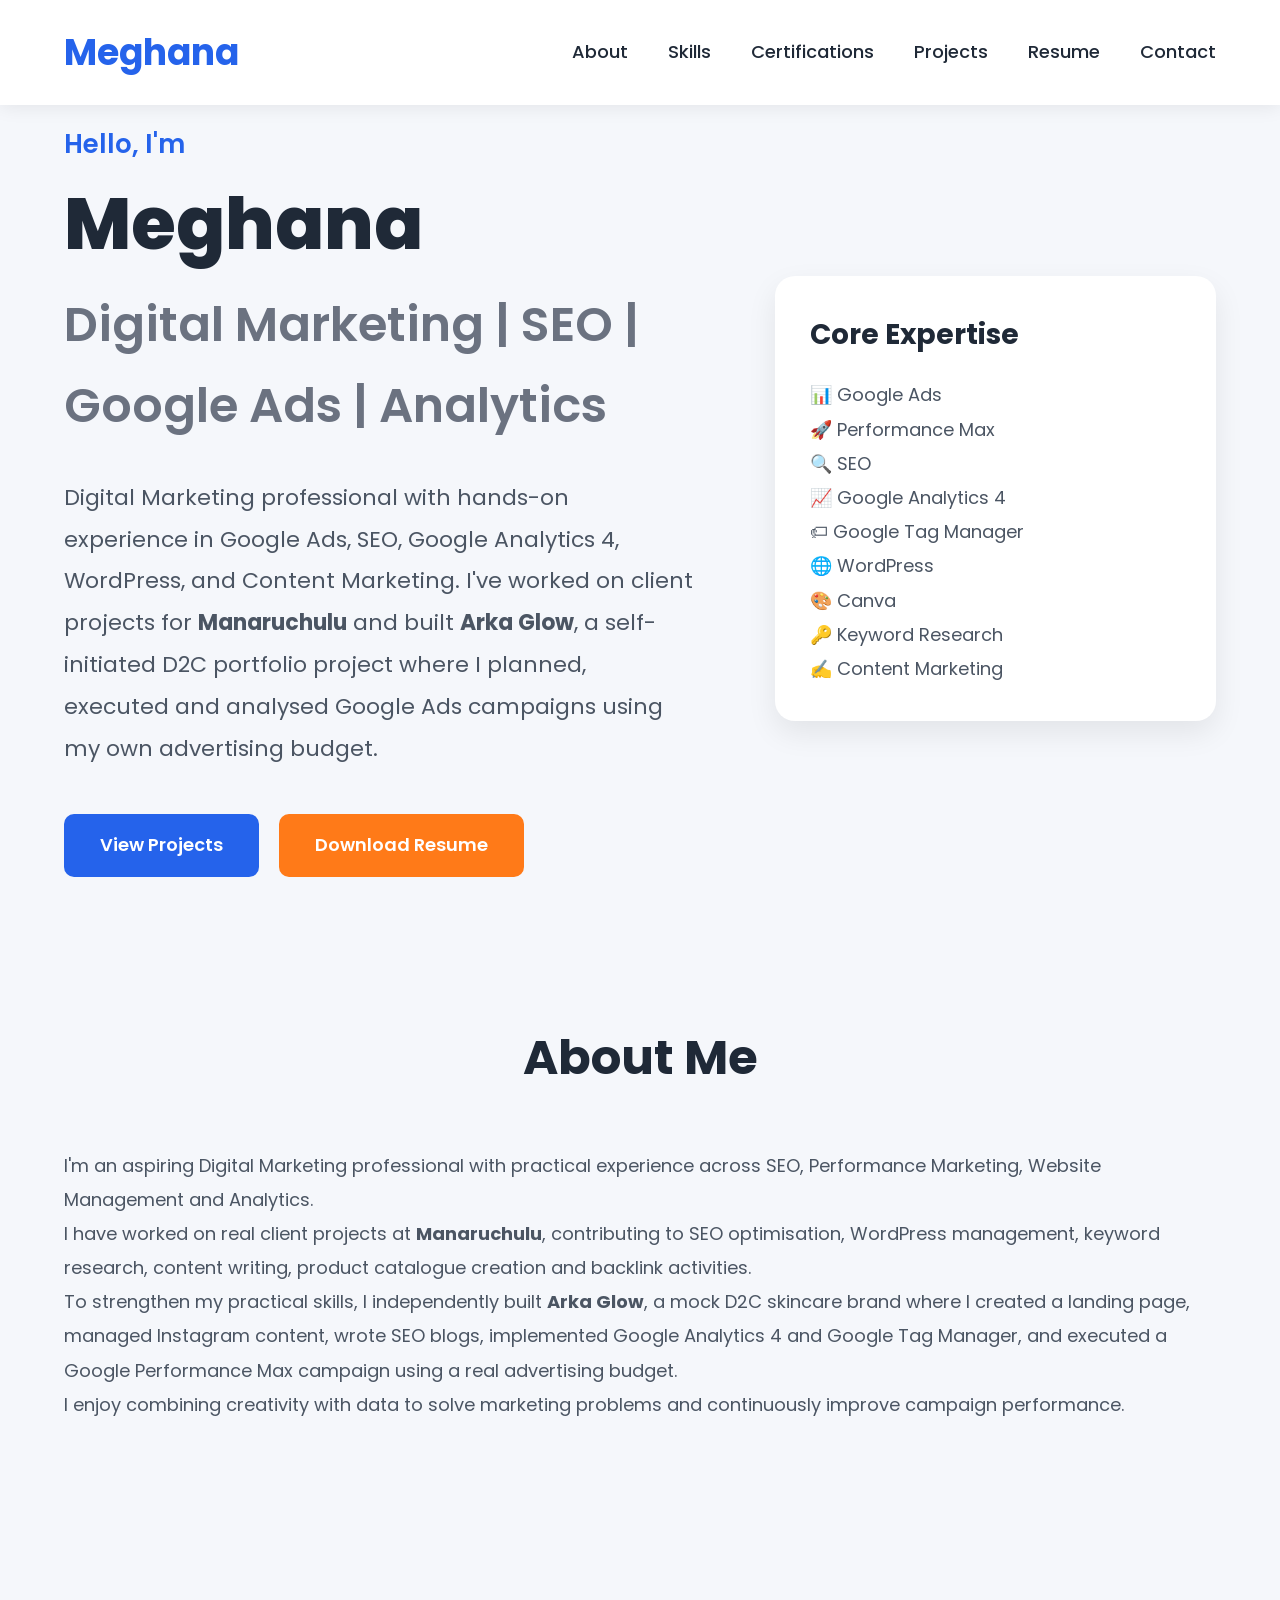
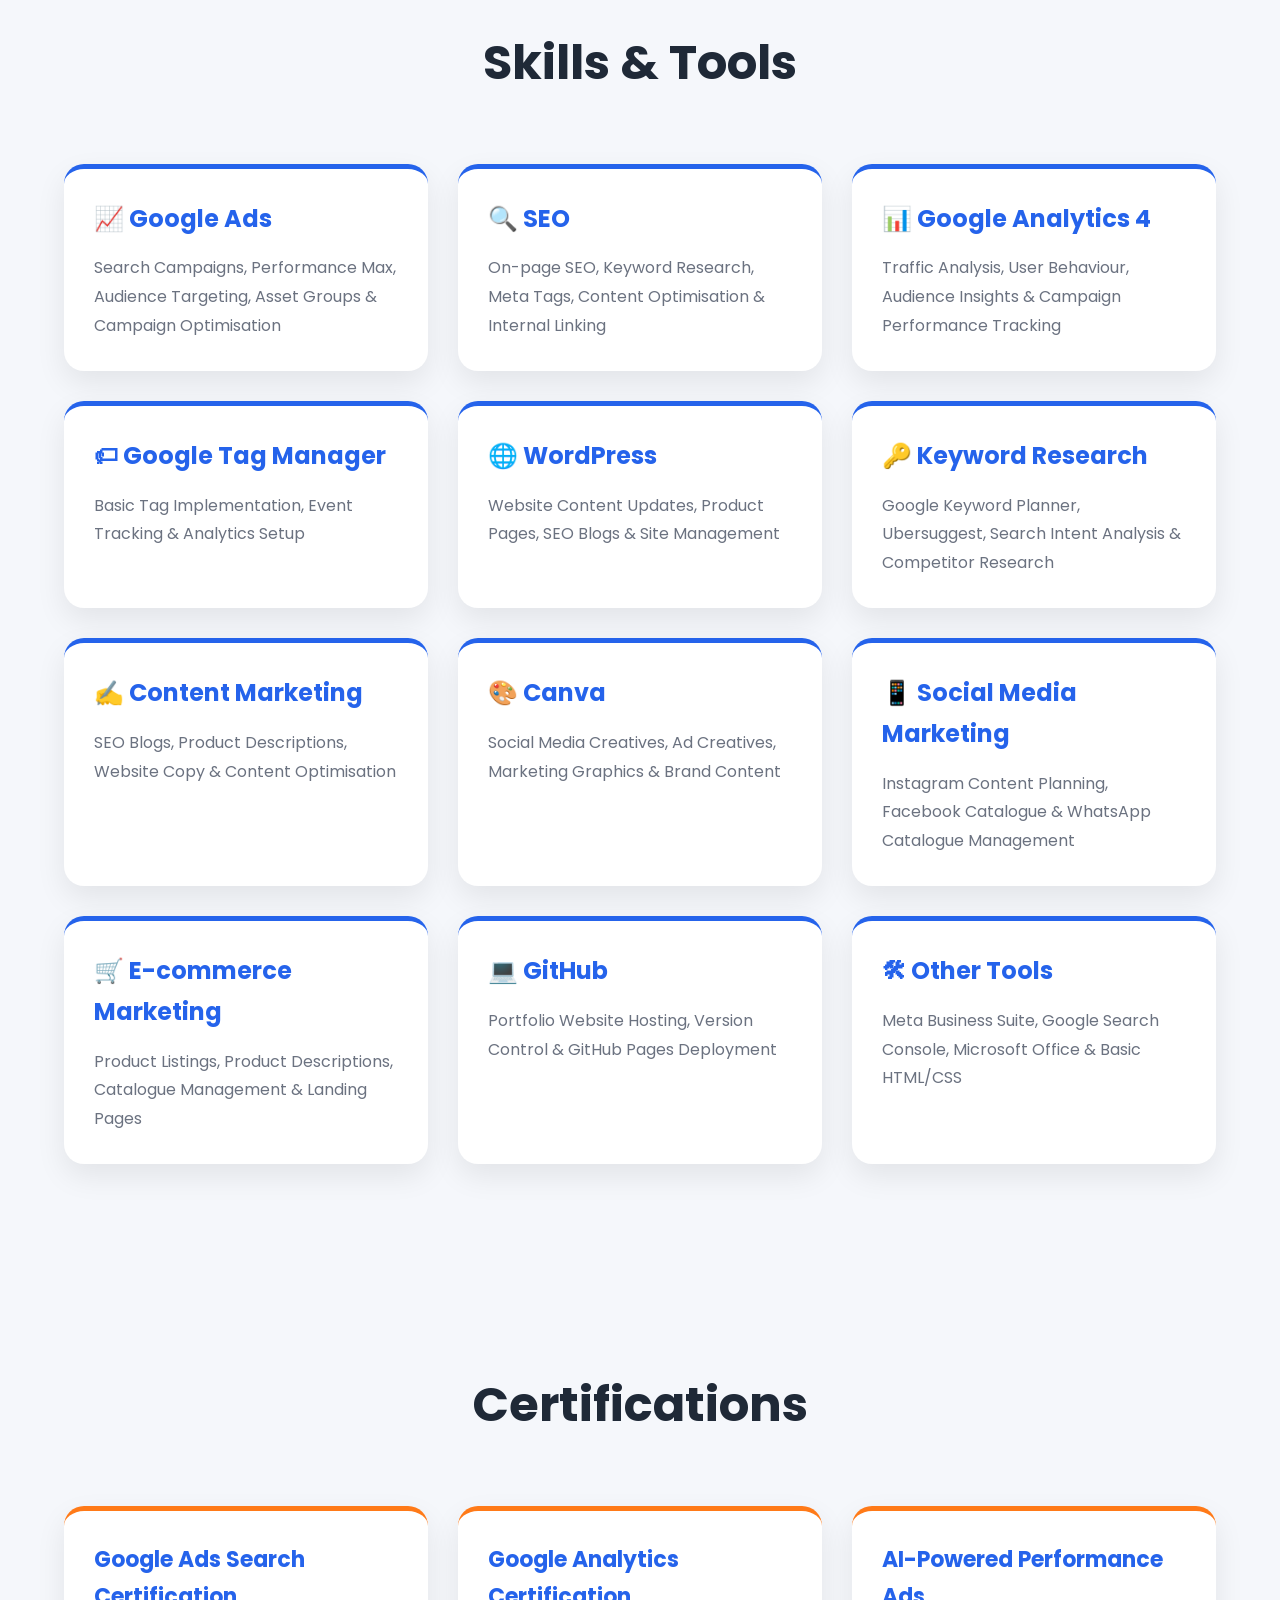
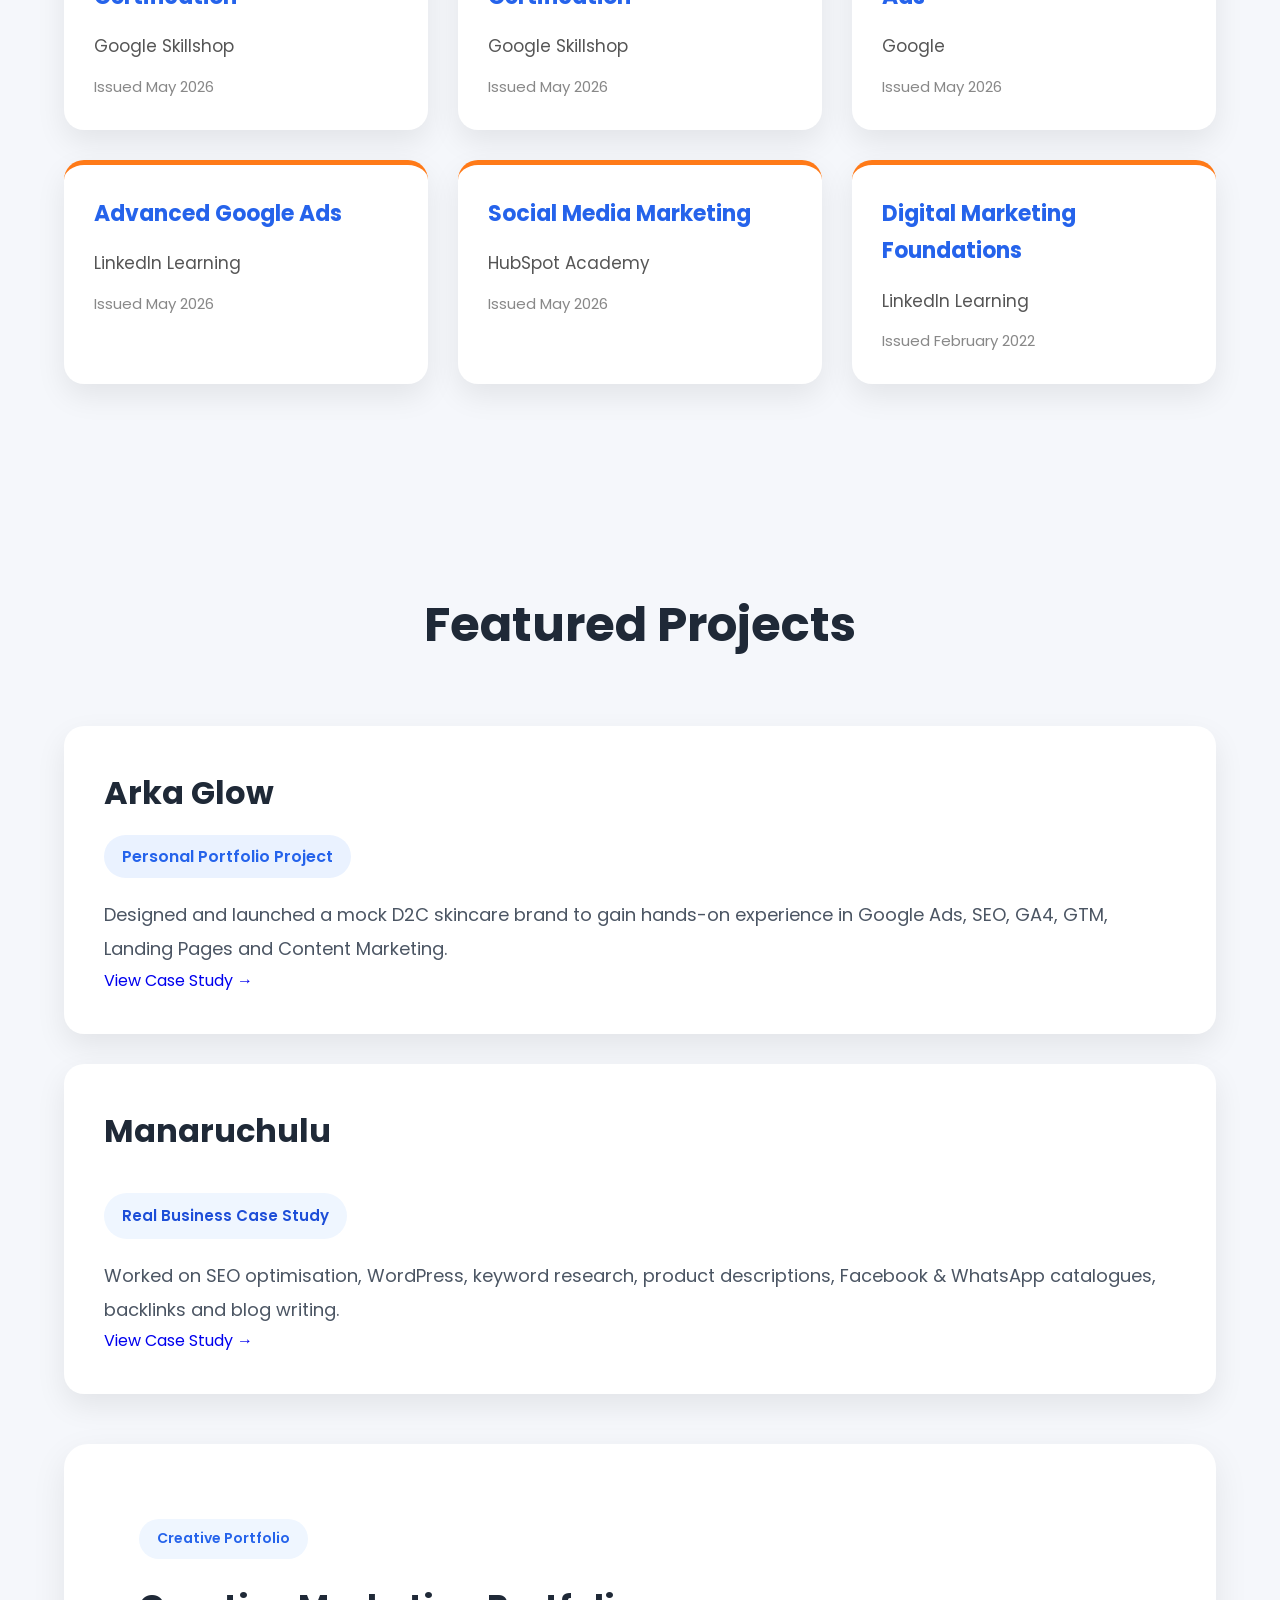
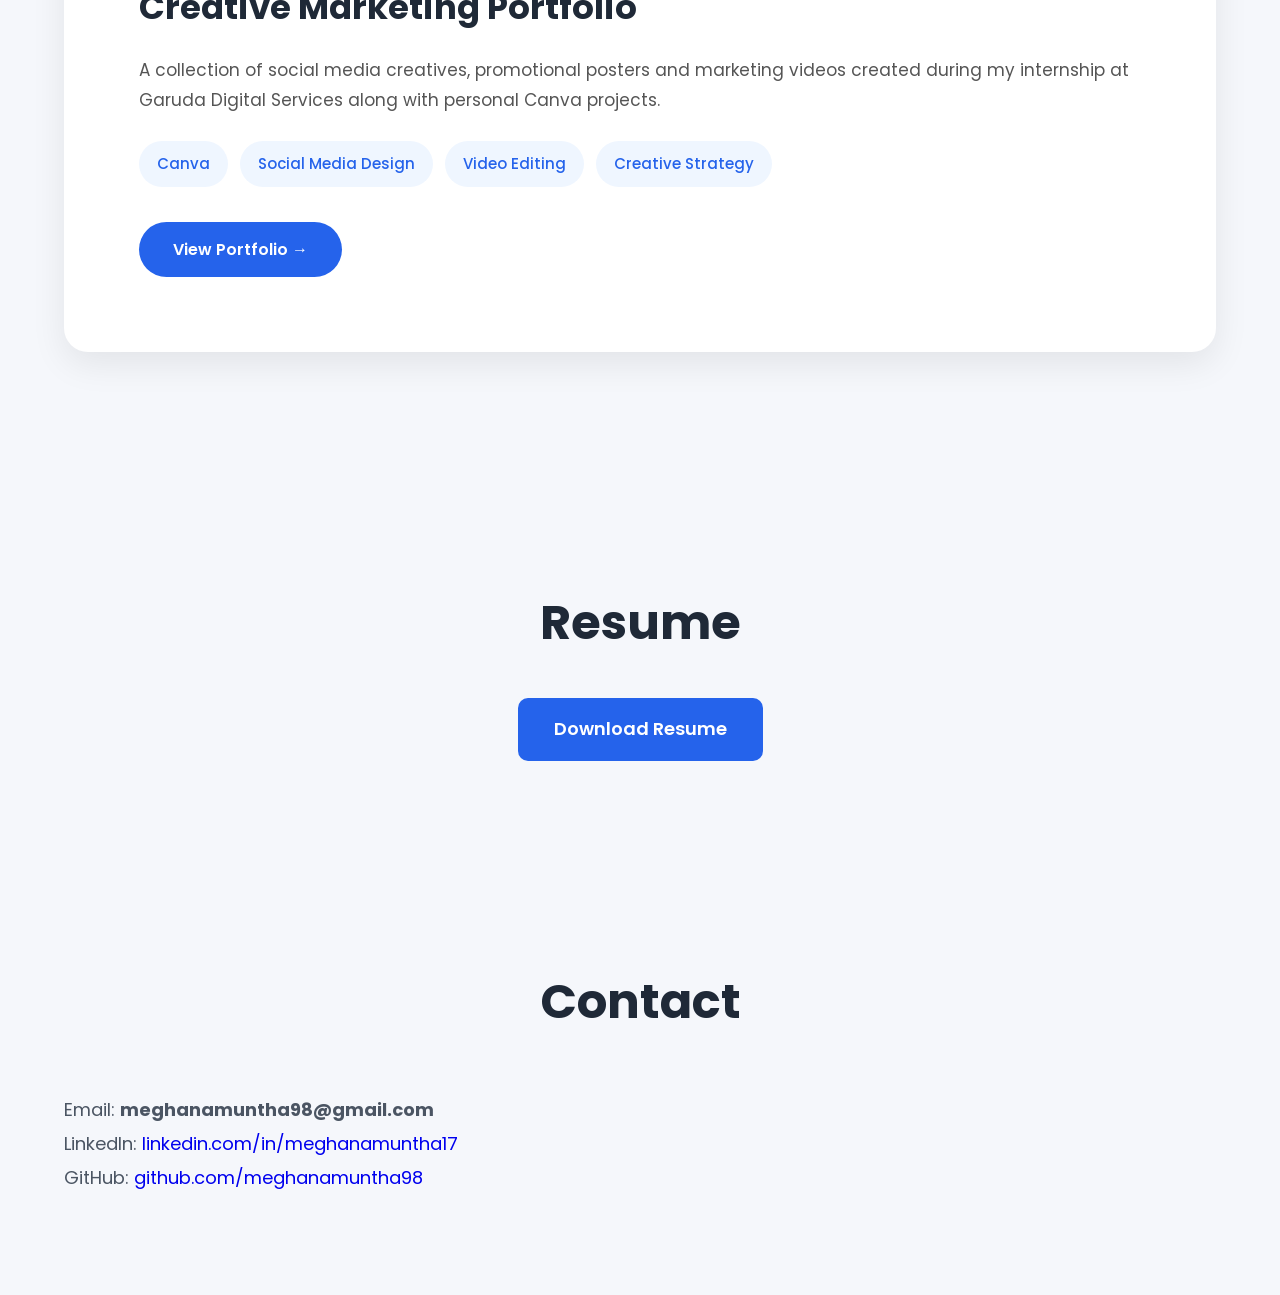
<file: index.html>
<!DOCTYPE html>
<html lang="en">

<head>

    <meta charset="UTF-8">
    <meta name="viewport" content="width=device-width, initial-scale=1.0">

    <title>Meghana| Digital Marketing Portfolio</title>

    <link rel="stylesheet" href="style.css">
    <link rel="stylesheet" href="creative-home.css">

    <link href="https://fonts.googleapis.com/css2?family=Poppins:wght@300;400;500;600;700&display=swap" rel="stylesheet">

</head>

<body>

<!-- ================= NAVBAR ================= -->

<header>

    <nav class="navbar">

        <div class="logo">
            <h2>Meghana</h2>
        </div>

        <ul class="nav-links">

            <li><a href="#about">About</a></li>
            <li><a href="#skills">Skills</a></li>
            <li><a href="#certifications">Certifications</a></li>
            <li><a href="#projects">Projects</a></li>
            <li><a href="#resume">Resume</a></li>
            <li><a href="#contact">Contact</a></li>

        </ul>

    </nav>

</header>





<!-- ================= HERO ================= -->

<section class="hero">

    <div class="hero-left">

        <p class="intro">
            Hello, I'm
        </p>

        <h1>
            Meghana
        </h1>

        <h2>
            Digital Marketing | SEO | Google Ads | Analytics
        </h2>

        <p class="hero-description">

            Digital Marketing professional with hands-on experience in Google Ads, SEO, Google Analytics 4, WordPress, and Content Marketing.

            I've worked on client projects for <strong>Manaruchulu</strong> and built <strong>Arka Glow</strong>, a self-initiated D2C portfolio project where I planned, executed and analysed Google Ads campaigns using my own advertising budget.

        </p>

        <div class="hero-buttons">

            <a href="#projects" class="btn">
                View Projects
            </a>

            <a href="assets/meghana-resume.pdf"
                download
                class="btn btn-secondary">

                Download Resume

            </a>

        </div>

    </div>



    <!-- RIGHT COLUMN -->

    <div class="hero-right">

        <div class="expertise">

            <h3>Core Expertise</h3>

            <p>📊 Google Ads</p>
            <p>🚀 Performance Max</p>
            <p>🔍 SEO</p>
            <p>📈 Google Analytics 4</p>
            <p>🏷 Google Tag Manager</p>
            <p>🌐 WordPress</p>
            <p>🎨 Canva</p>
            <p>🔑 Keyword Research</p>
            <p>✍ Content Marketing</p>

        </div>

    </div>

</section>





<!-- ================= ABOUT ================= -->

<section id="about">

    <div class="container">

        <h2>About Me</h2>

        <p>

            I'm an aspiring Digital Marketing professional with practical experience across SEO, Performance Marketing, Website Management and Analytics.

        </p>

        <p>

            I have worked on real client projects at <strong>Manaruchulu</strong>, contributing to SEO optimisation, WordPress management, keyword research, content writing, product catalogue creation and backlink activities.

        </p>

        <p>

            To strengthen my practical skills, I independently built <strong>Arka Glow</strong>, a mock D2C skincare brand where I created a landing page, managed Instagram content, wrote SEO blogs, implemented Google Analytics 4 and Google Tag Manager, and executed a Google Performance Max campaign using a real advertising budget.

        </p>

        <p>

            I enjoy combining creativity with data to solve marketing problems and continuously improve campaign performance.

        </p>

    </div>

</section>





<!-- ================= SKILLS ================= -->

<section id="skills">

    <h2>Skills & Tools</h2>

    <div class="skills-grid">

        <div class="skill">
            <h3>📈 Google Ads</h3>
            <p>Search Campaigns, Performance Max, Audience Targeting, Asset Groups & Campaign Optimisation</p>
        </div>

        <div class="skill">
            <h3>🔍 SEO</h3>
            <p>On-page SEO, Keyword Research, Meta Tags, Content Optimisation & Internal Linking</p>
        </div>

        <div class="skill">
            <h3>📊 Google Analytics 4</h3>
            <p>Traffic Analysis, User Behaviour, Audience Insights & Campaign Performance Tracking</p>
        </div>

        <div class="skill">
            <h3>🏷 Google Tag Manager</h3>
            <p>Basic Tag Implementation, Event Tracking & Analytics Setup</p>
        </div>

        <div class="skill">
            <h3>🌐 WordPress</h3>
            <p>Website Content Updates, Product Pages, SEO Blogs & Site Management</p>
        </div>

        <div class="skill">
            <h3>🔑 Keyword Research</h3>
            <p>Google Keyword Planner, Ubersuggest, Search Intent Analysis & Competitor Research</p>
        </div>

        <div class="skill">
            <h3>✍ Content Marketing</h3>
            <p>SEO Blogs, Product Descriptions, Website Copy & Content Optimisation</p>
        </div>

        <div class="skill">
            <h3>🎨 Canva</h3>
            <p>Social Media Creatives, Ad Creatives, Marketing Graphics & Brand Content</p>
        </div>

        <div class="skill">
            <h3>📱 Social Media Marketing</h3>
            <p>Instagram Content Planning, Facebook Catalogue & WhatsApp Catalogue Management</p>
        </div>

        <div class="skill">
            <h3>🛒 E-commerce Marketing</h3>
            <p>Product Listings, Product Descriptions, Catalogue Management & Landing Pages</p>
        </div>

        <div class="skill">
            <h3>💻 GitHub</h3>
            <p>Portfolio Website Hosting, Version Control & GitHub Pages Deployment</p>
        </div>

        <div class="skill">
            <h3>🛠 Other Tools</h3>
            <p>Meta Business Suite, Google Search Console, Microsoft Office & Basic HTML/CSS</p>
        </div>

    </div>

</section>





<!-- ================= CERTIFICATIONS ================= -->

<section id="certifications">

    <div class="container">

        <h2>Certifications</h2>

        <div class="certification-grid">

            <div class="certificate-card">

                <h3>Google Ads Search Certification</h3>

                <p>Google Skillshop</p>

                <span>Issued May 2026</span>

            </div>

            <div class="certificate-card">

                <h3>Google Analytics Certification</h3>

                <p>Google Skillshop</p>

                <span>Issued May 2026</span>

            </div>

            <div class="certificate-card">

                <h3>AI-Powered Performance Ads</h3>

                <p>Google</p>

                <span>Issued May 2026</span>

            </div>

            <div class="certificate-card">

                <h3>Advanced Google Ads</h3>

                <p>LinkedIn Learning</p>

                <span>Issued May 2026</span>

            </div>

            <div class="certificate-card">

                <h3>Social Media Marketing</h3>

                <p>HubSpot Academy</p>

                <span>Issued May 2026</span>

            </div>

            <div class="certificate-card">

                <h3>Digital Marketing Foundations</h3>

                <p>LinkedIn Learning</p>

                <span>Issued February 2022</span>

            </div>

        </div>

    </div>

</section>





<!-- ================= PROJECTS ================= -->

<section id="projects">

    <h2>Featured Projects</h2>

    <div class="project-card">

        <h3>Arka Glow</h3>

        <span class="project-type">
            Personal Portfolio Project
        </span>

        <p>

            Designed and launched a mock D2C skincare brand to gain hands-on experience in Google Ads, SEO, GA4, GTM, Landing Pages and Content Marketing.

        </p>

        <a href="projects/arka-glow.html">
            View Case Study →
        </a>

    </div>



    <div class="project-card">

        <h3>Manaruchulu</h3>

        <span class="project-tag real-business">

    Real Business Case Study

</span>

        <p>

            Worked on SEO optimisation, WordPress, keyword research, product descriptions, Facebook & WhatsApp catalogues, backlinks and blog writing.

        </p>

        <a href="projects/manaruchulu.html">
            View Case Study →
        </a>

    </div>
    <!-- ==========================================
        CREATIVE MARKETING PORTFOLIO
========================================== -->

<div class="project-card creative-project-card">



    <div class="project-content">

        <span class="project-tag">

            Creative Portfolio

        </span>

        <h3>

            Creative Marketing Portfolio

        </h3>

        <p>

            A collection of social media creatives, promotional posters and
            marketing videos created during my internship at Garuda Digital
            Services along with personal Canva projects.

        </p>

        <ul class="project-skills">

            <li>Canva</li>
            <li>Social Media Design</li>
            <li>Video Editing</li>
            <li>Creative Strategy</li>

        </ul>

        <a href="creative-home.html"
           class="project-btn">

            View Portfolio →

        </a>

    </div>

</div>

</section>





<!-- ================= RESUME ================= -->

<section id="resume">

    <h2>Resume</h2>

    <a href="assets/meghana-resume.pdf"
        download
        class="btn">

        Download Resume

    </a>

</section>





<!-- ================= CONTACT ================= -->

<section id="contact">

    <h2>Contact</h2>

    <p>Email: <strong>meghanamuntha98@gmail.com</strong></p>

    <p>

        LinkedIn:

        <a href="https://www.linkedin.com/in/meghanamuntha17" target="_blank">

            linkedin.com/in/meghanamuntha17

        </a>

    </p>

    <p>

        GitHub:

        <a href="https://github.com/meghanamuntha98" target="_blank">

            github.com/meghanamuntha98

        </a>

    </p>

</section>

</body>

</html>
</file>
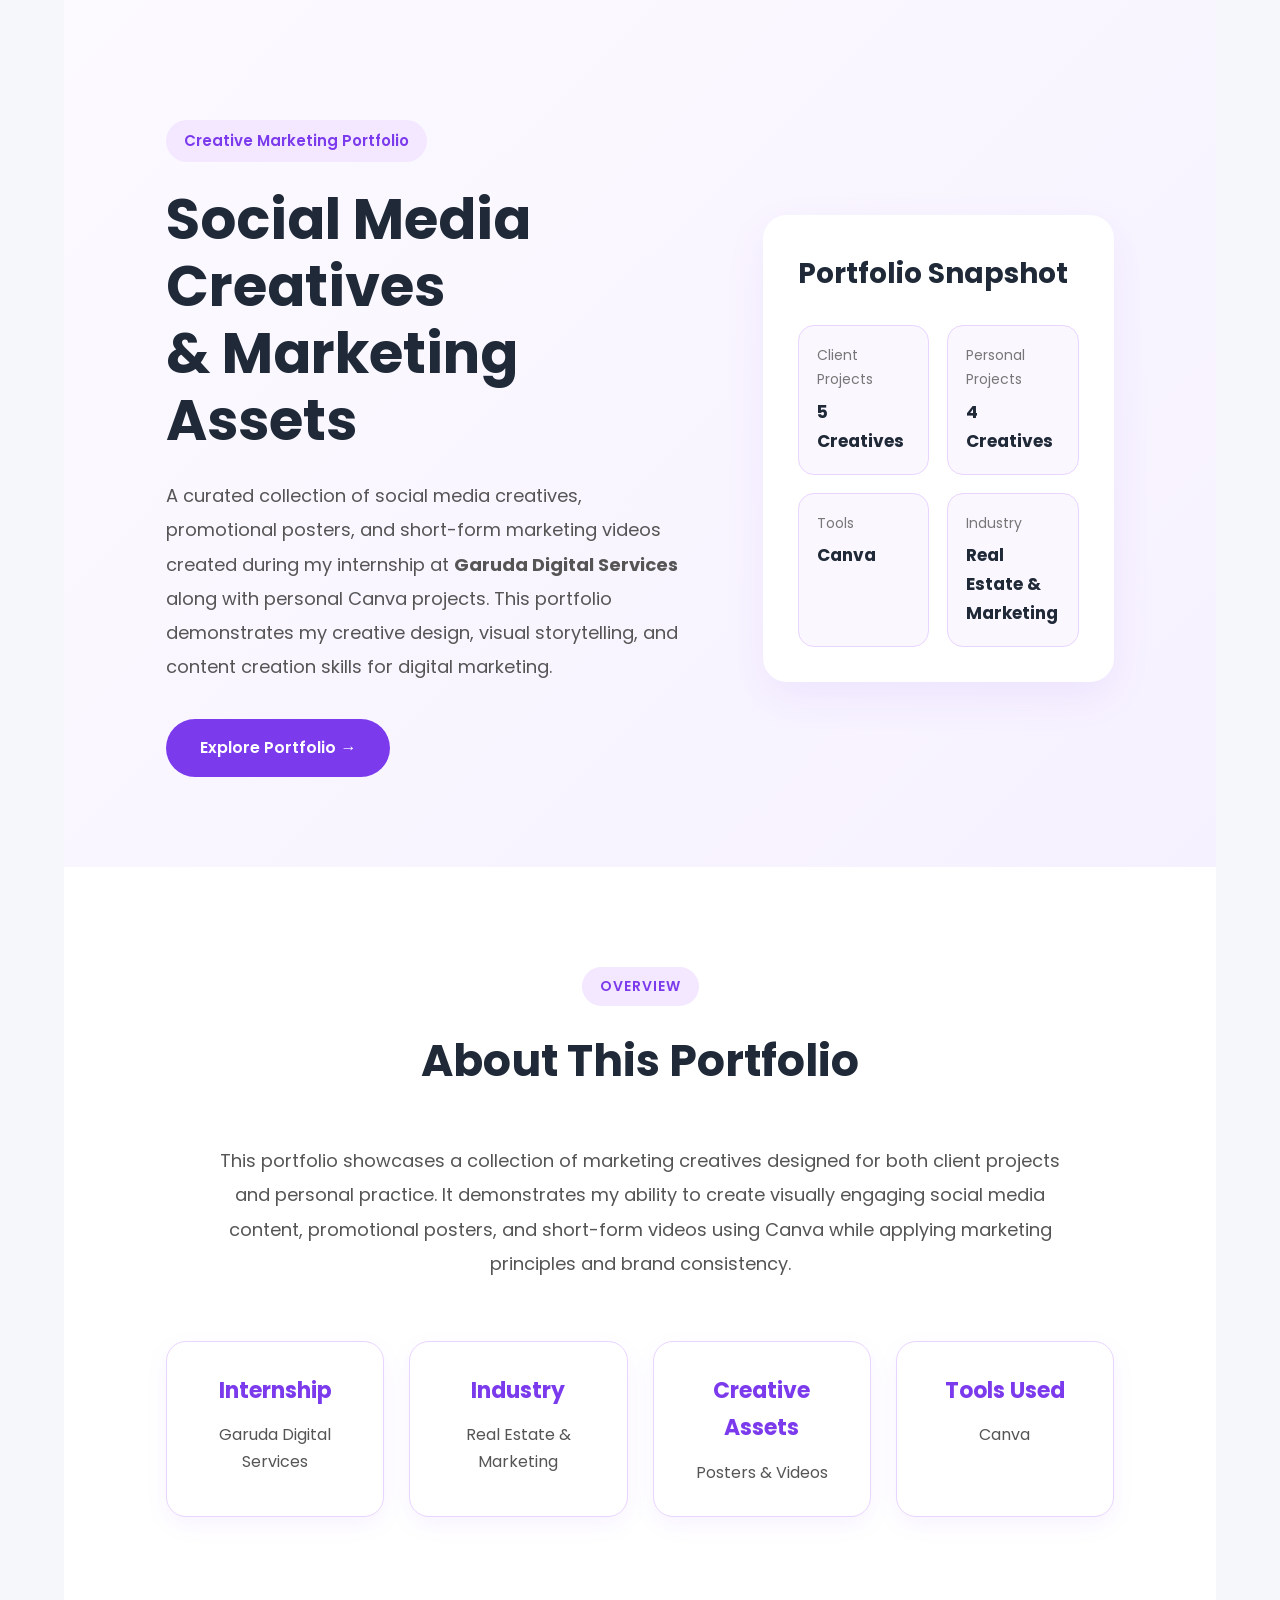
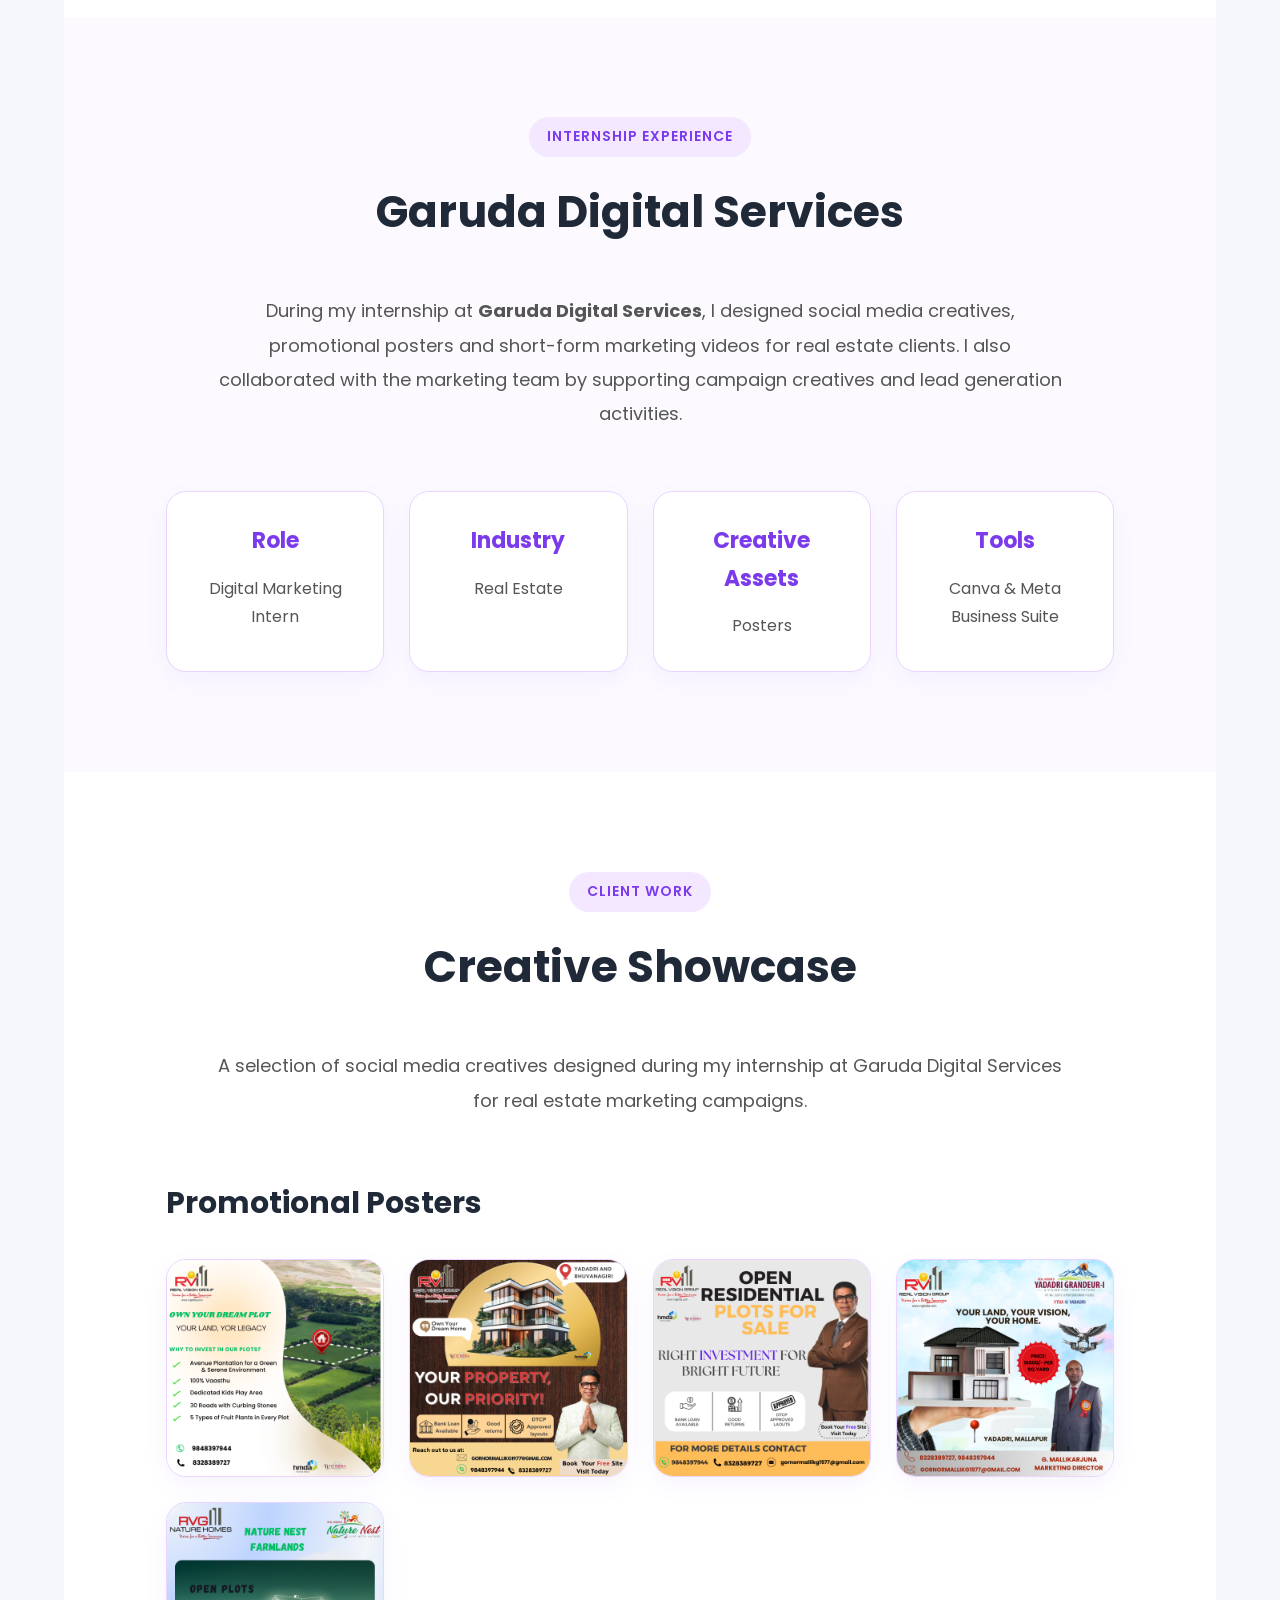
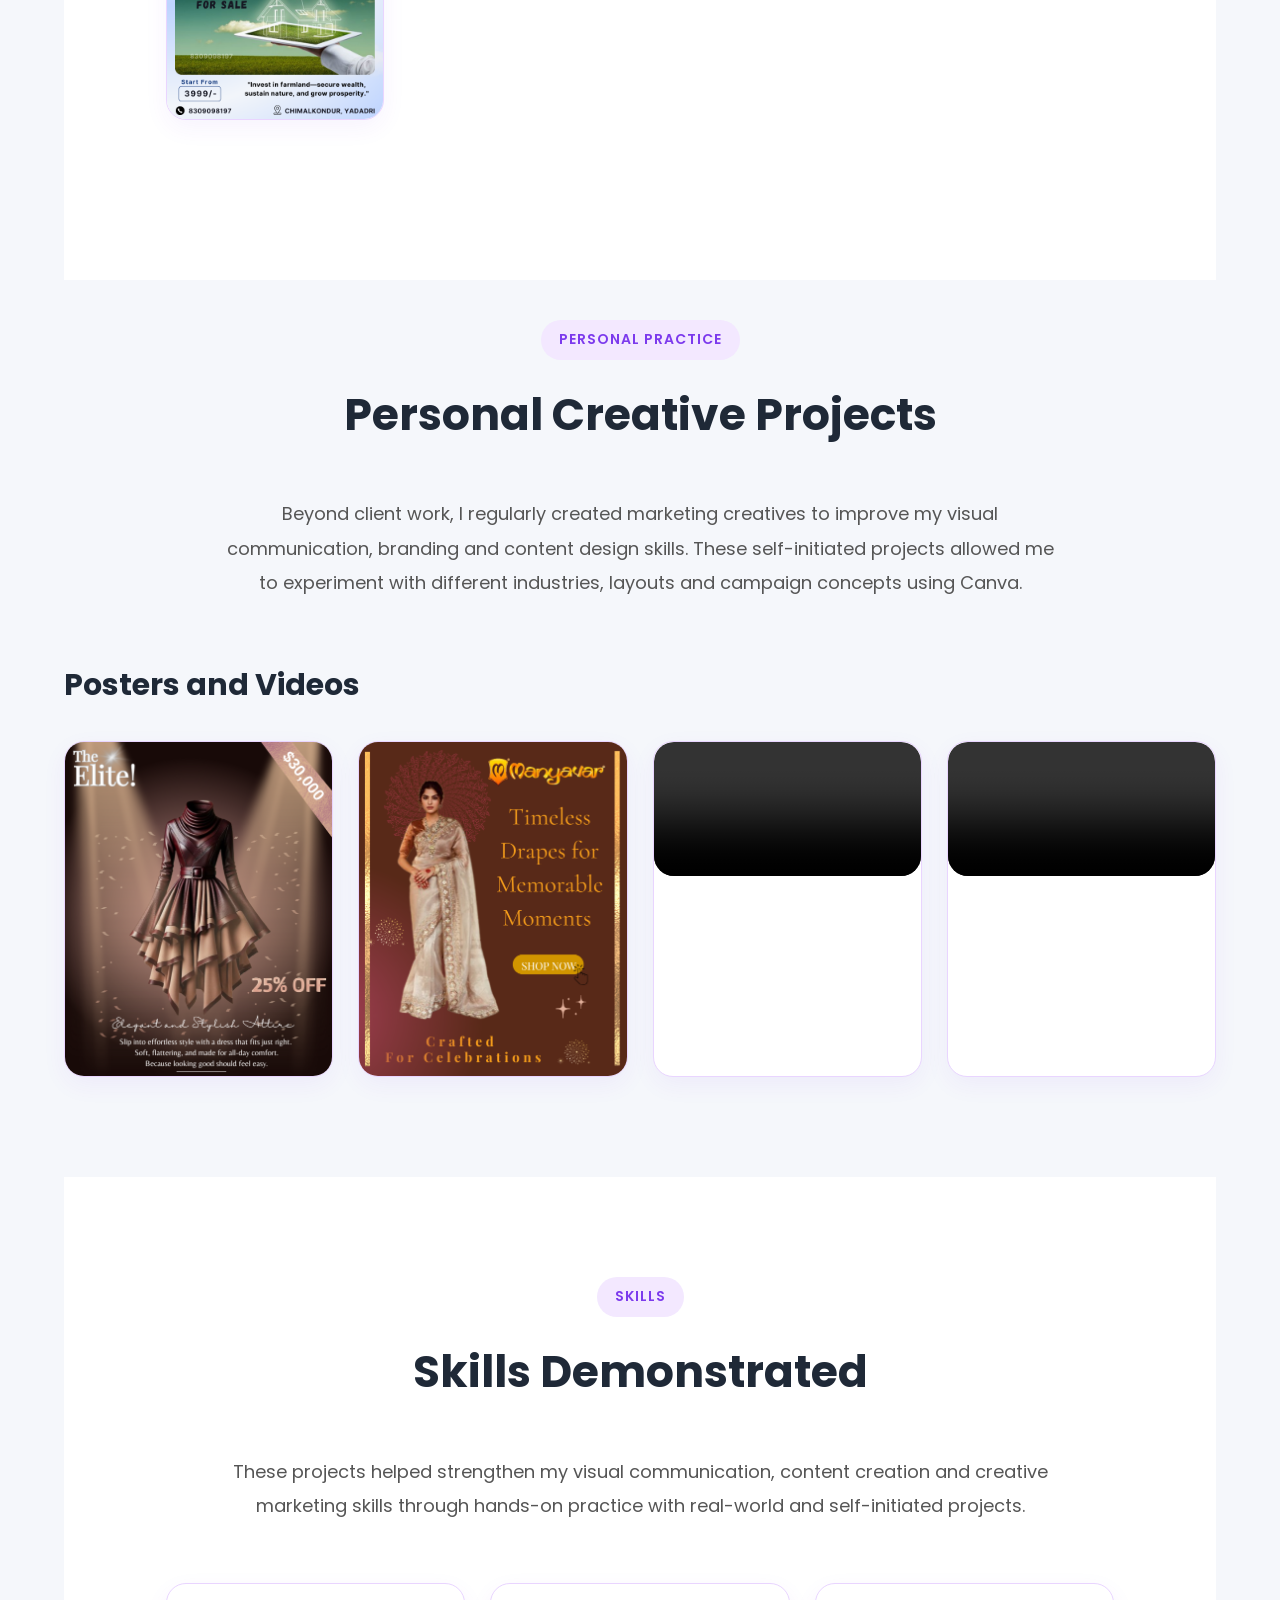
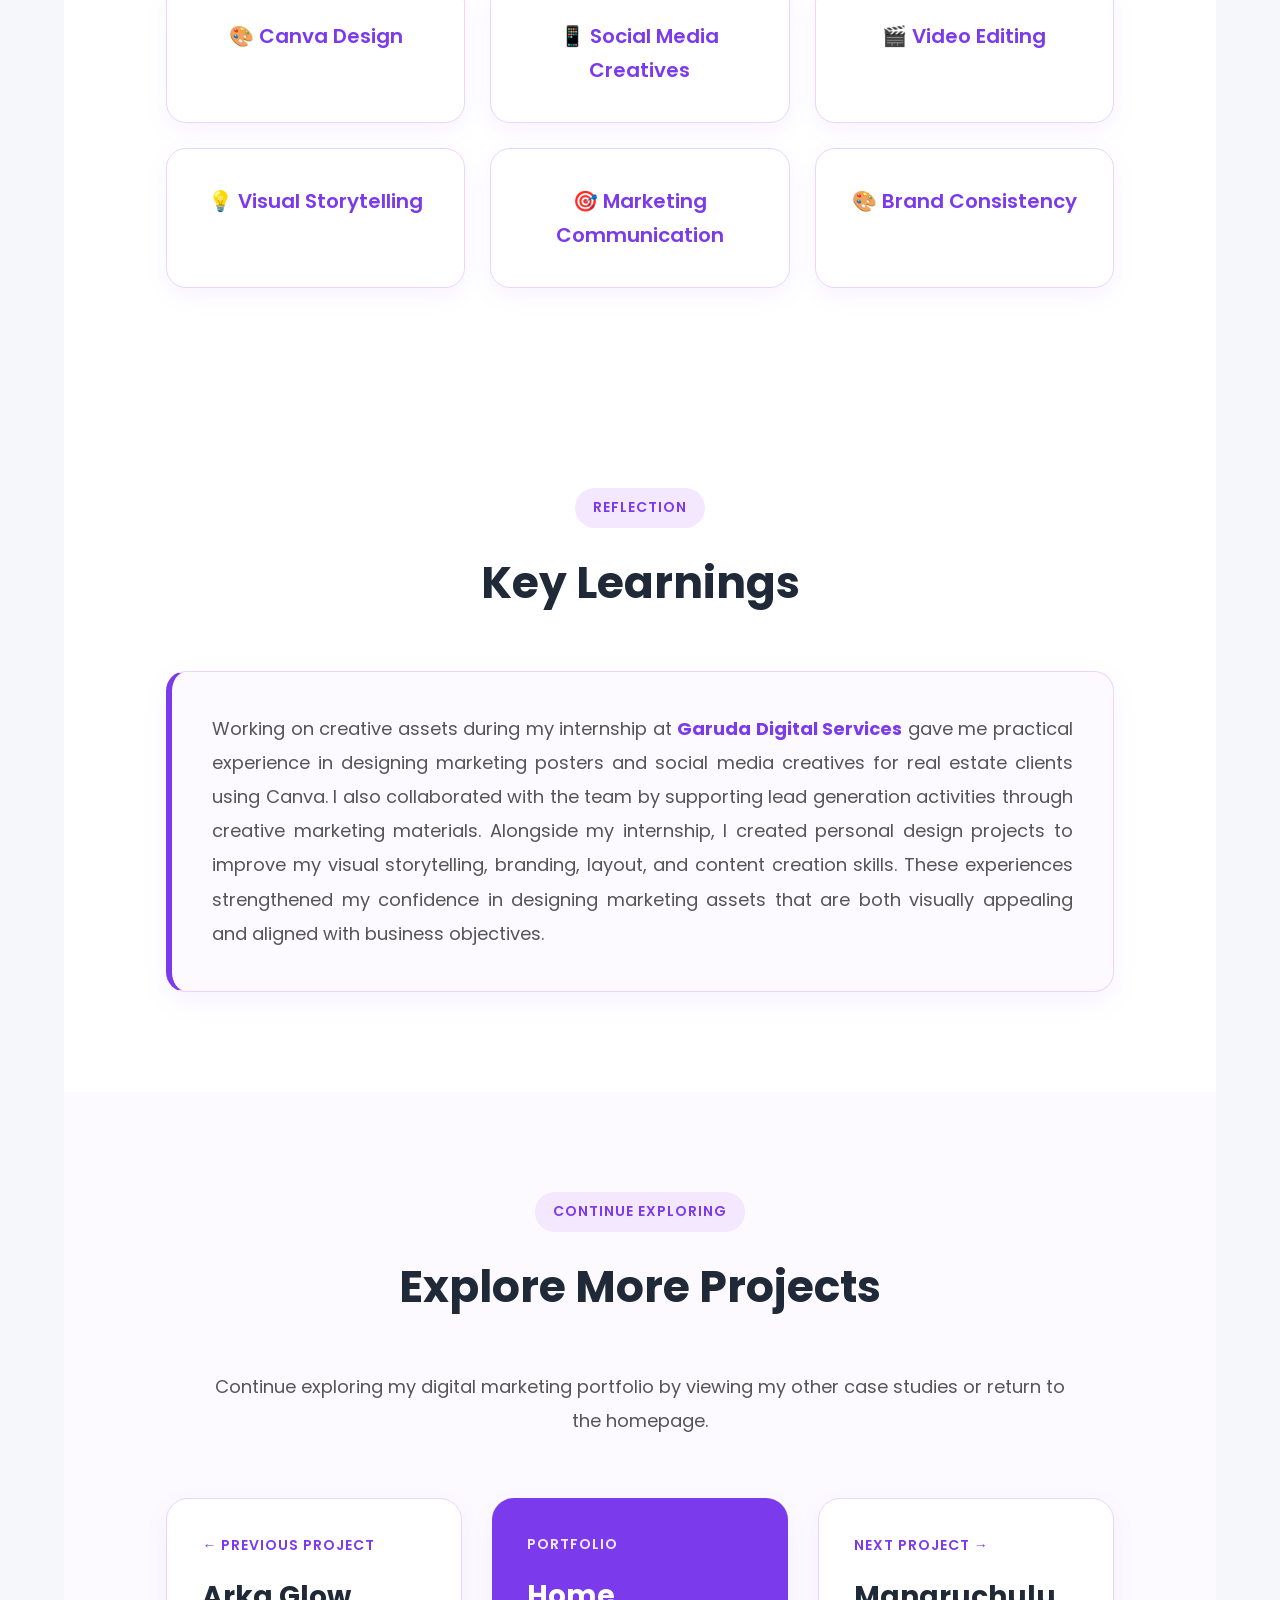
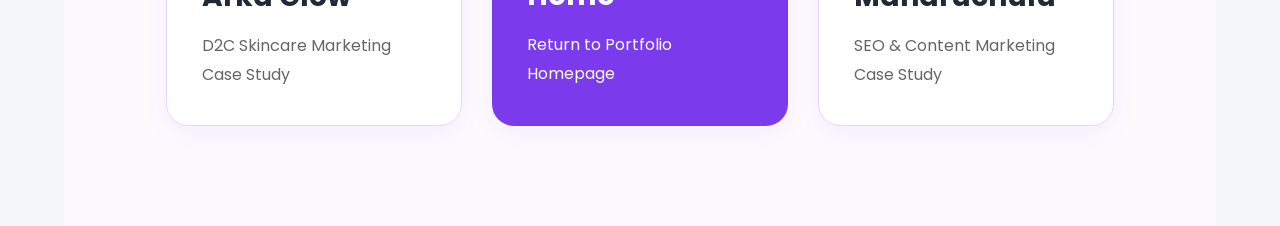
<file: creative-home.html>
<!DOCTYPE html>

<html lang="en">

<head>

    <meta charset="UTF-8">

    <meta name="viewport"
          content="width=device-width, initial-scale=1.0">

    <title>
        Creative Marketing Portfolio | Meghana Muntha
    </title>

    <!-- Main Portfolio CSS -->

    <link rel="stylesheet"
          href="../style.css">

    <!-- Creative Portfolio CSS -->

    <link rel="stylesheet"
          href="creative-home.css">

    <!-- Google Fonts -->

    <link rel="preconnect"
          href="https://fonts.googleapis.com">

    <link rel="preconnect"
          href="https://fonts.gstatic.com"
          crossorigin>

    <link href="https://fonts.googleapis.com/css2?family=Poppins:wght@300;400;500;600;700&display=swap"
          rel="stylesheet">

    <!-- Font Awesome -->

    <link rel="stylesheet"
          href="https://cdnjs.cloudflare.com/ajax/libs/font-awesome/6.6.0/css/all.min.css">

</head>

<body>

    <!-- Navigation -->


    <!-- Hero Section -->
     <!-- ==========================================
        HERO SECTION
========================================== -->

<section id="creative-hero">

    <div class="creative-hero-container">

        <div class="creative-hero-left">

            <span class="creative-label">

                Creative Marketing Portfolio

            </span>

            <h1>

                Social Media Creatives
                <br>
                & Marketing Assets

            </h1>

            <p>

                A curated collection of social media creatives, promotional
                posters, and short-form marketing videos created during my
                internship at <strong>Garuda Digital Services</strong> along
                with personal Canva projects. This portfolio demonstrates my
                creative design, visual storytelling, and content creation
                skills for digital marketing.

            </p>

            <div class="creative-hero-buttons">

                <a href="#garuda-work"
                   class="creative-btn-primary">

                    Explore Portfolio →

                </a>

            </div>

        </div>

        <div class="creative-hero-right">

            <div class="creative-summary-card">

                <h3>

                    Portfolio Snapshot

                </h3>

                <div class="creative-summary-grid">

                    <div>

                        <span>Client Projects</span>
                        <strong>5 Creatives</strong>

                    </div>

                    <div>

                        <span>Personal Projects</span>
                        <strong>4 Creatives</strong>

                    </div>

                    <div>

                        <span>Tools</span>
                        <strong>Canva</strong>

                    </div>

                    <div>

                        <span>Industry</span>
                        <strong>Real Estate & Marketing</strong>

                    </div>

                </div>

            </div>

        </div>

    </div>

</section>


    <!-- About -->
     <!-- ==========================================
        ABOUT THE PORTFOLIO
========================================== -->

<section id="creative-overview">

    <div class="creative-container">

        <div class="creative-section-title">

            <span>

                Overview

            </span>

            <h2>

                About This Portfolio

            </h2>

        </div>

        <p class="creative-intro">

            This portfolio showcases a collection of marketing creatives
            designed for both client projects and personal practice.
            It demonstrates my ability to create visually engaging social
            media content, promotional posters, and short-form videos using
            Canva while applying marketing principles and brand consistency.

        </p>

        <div class="creative-overview-grid">

            <div class="creative-overview-card">

                <h4>

                    Internship

                </h4>

                <p>

                    Garuda Digital Services

                </p>

            </div>

            <div class="creative-overview-card">

                <h4>

                    Industry

                </h4>

                <p>

                    Real Estate & Marketing

                </p>

            </div>

            <div class="creative-overview-card">

                <h4>

                    Creative Assets

                </h4>

                <p>

                    Posters & Videos

                </p>

            </div>

            <div class="creative-overview-card">

                <h4>

                    Tools Used

                </h4>

                <p>

                    Canva 

                </p>

            </div>

        </div>

    </div>

</section>


    <!-- Garuda Digital Services -->
     <!-- ==========================================
        GARUDA DIGITAL SERVICES
========================================== -->

<section id="garuda-work">

    <div class="creative-container">

        <div class="creative-section-title">

            <span>

                Internship Experience

            </span>

            <h2>

                Garuda Digital Services

            </h2>

        </div>

        <p class="creative-intro">

            During my internship at <strong>Garuda Digital Services</strong>,
            I designed social media creatives, promotional posters and
            short-form marketing videos for real estate clients. I also
            collaborated with the marketing team by supporting campaign
            creatives and lead generation activities.

        </p>

        <div class="garuda-grid">

            <div class="garuda-card">

                <h3>

                    Role

                </h3>

                <p>

                    Digital Marketing Intern

                </p>

            </div>

            <div class="garuda-card">

                <h3>

                    Industry

                </h3>

                <p>

                    Real Estate

                </p>

            </div>

            <div class="garuda-card">

                <h3>

                    Creative Assets

                </h3>

                <p>

                    Posters 

                </p>

            </div>

            <div class="garuda-card">

                <h3>

                    Tools

                </h3>

                <p>

                    Canva & Meta Business Suite

                </p>

            </div>

        </div>

    </div>

</section>


    <!-- Personal Creative Projects -->
     <!-- ==========================================
        CLIENT CREATIVE SHOWCASE
========================================== -->

<section id="client-showcase">

    <div class="creative-container">

        <div class="creative-section-title">

            <span>

                Client Work

            </span>

            <h2>

                Creative Showcase

            </h2>

        </div>

        <p class="creative-intro">

            A selection of social media creatives designed during my internship
            at Garuda Digital Services for real estate marketing campaigns.

        </p>

        <!-- Posters -->

        <h3 class="showcase-heading">

    Promotional Posters

</h3>

<div class="creative-gallery">

    <div class="creative-item">

        <a href="images/garuda-poster-1.png"
   target="_blank"
   rel="noopener noreferrer">

    <img src="images/garuda-poster-1.png"
         alt="Garuda Poster 1">

</a>

    </div>

    <div class="creative-item">

        <a href="images/garuda-poster-2.png"
           target="_blank"
           rel="noopener noreferrer">

            <img src="images/garuda-poster-2.png"
                 alt="Garuda Poster 2">

        </a>

    </div>

    <div class="creative-item">

        <a href="images/garuda-poster-3.png"
           target="_blank"
           rel="noopener noreferrer">

            <img src="images/garuda-poster-3.png"
                 alt="Garuda Poster 3">

        </a>

    </div>

    <div class="creative-item">

        <a href="images/garuda-poster-4.png"
           target="_blank"
           rel="noopener noreferrer">

            <img src="images/garuda-poster-4.png"
                 alt="Garuda Poster 4">

        </a>

    </div>

    <div class="creative-item">

        <a href="images/garuda-poster-5.png"
           target="_blank"
           rel="noopener noreferrer">

            <img src="images/garuda-poster-5.png"
                 alt="Garuda Poster 5">

        </a>

    </div>

</div>
</section>
<!-- ==========================================
        PERSONAL CREATIVE PROJECTS
========================================== -->

<section id="personal-projects">

    <div class="creative-container">

        <div class="creative-section-title">

            <span>

                Personal Practice

            </span>

            <h2>

                Personal Creative Projects

            </h2>

        </div>

        <p class="creative-intro">

            Beyond client work, I regularly created marketing creatives to
            improve my visual communication, branding and content design
            skills. These self-initiated projects allowed me to experiment
            with different industries, layouts and campaign concepts using
            Canva.

        </p>

        <h3 class="showcase-heading">
    Posters and Videos
</h3>

<div class="creative-gallery">

    <div class="creative-item">
        <a href="images/personal-poster-1.png"
           target="_blank"
           rel="noopener noreferrer">
            <img src="images/personal-poster-1.png"
                 alt="Personal Poster 1">
        </a>
    </div>

    <div class="creative-item">
        <a href="images/personal-poster-2.png"
           target="_blank"
           rel="noopener noreferrer">
            <img src="images/personal-poster-2.png"
                 alt="Personal Poster 2">
        </a>
    </div>
    <div class="creative-item">
        <video controls>
            <source src="images/personal-video-1.mp4" type="video/mp4">
        </video>
    </div>

    <div class="creative-item">
        <video controls>
            <source src="images/personal-video-2.mp4" type="video/mp4">
        </video>
    </div>

</div>


</section>


    <!-- Skills -->
<!-- ==========================================
        SKILLS DEMONSTRATED
========================================== -->

<section id="creative-skills">

    <div class="creative-container">

        <div class="creative-section-title">

            <span>

                Skills

            </span>

            <h2>

                Skills Demonstrated

            </h2>

        </div>

        <p class="creative-intro">

            These projects helped strengthen my visual communication,
            content creation and creative marketing skills through
            hands-on practice with real-world and self-initiated projects.

        </p>

        <div class="creative-skills-grid">

            <div class="creative-skill-card">
                <h3>🎨 Canva Design</h3>
            </div>

            <div class="creative-skill-card">
                <h3>📱 Social Media Creatives</h3>
            </div>

            <div class="creative-skill-card">
                <h3>🎬 Video Editing</h3>
            </div>

            <div class="creative-skill-card">
                <h3>💡 Visual Storytelling</h3>
            </div>

            <div class="creative-skill-card">
                <h3>🎯 Marketing Communication</h3>
            </div>

            <div class="creative-skill-card">
                <h3>🎨 Brand Consistency</h3>
            </div>

        </div>

    </div>

</section>

    <!-- Reflection -->
     <!-- ==========================================
        REFLECTION
========================================== -->

<section id="creative-reflection">

    <div class="creative-container">

        <div class="creative-section-title">

            <span>

                Reflection

            </span>

            <h2>

                Key Learnings

            </h2>

        </div>

        <div class="creative-reflection-card">

            <p>

                Working on creative assets during my internship at <strong>Garuda Digital Services</strong>
                gave me practical experience in designing marketing posters and social media creatives
                for real estate clients using Canva. I also collaborated with the team by supporting
                lead generation activities through creative marketing materials. Alongside my internship,
                I created personal design projects to improve my visual storytelling, branding, layout,
                and content creation skills. These experiences strengthened my confidence in designing
                marketing assets that are both visually appealing and aligned with business objectives.

            </p>

        </div>

    </div>

</section>


    <!-- Next Project -->

<!-- ==========================================
        CONTINUE EXPLORING
========================================== -->

<section id="creative-navigation">

    <div class="creative-container">

        <div class="creative-section-title">

            <span>

                Continue Exploring

            </span>

            <h2>

                Explore More Projects

            </h2>

        </div>

        <p class="creative-intro">

            Continue exploring my digital marketing portfolio by viewing
            my other case studies or return to the homepage.

        </p>

        <div class="creative-navigation-grid">

            <!-- Arka Glow -->

            <a href="projects/arka-glow.html" class="creative-nav-card">

    <span>
        ← Previous Project
    </span>

    <h3>
        Arka Glow
    </h3>

    <p>
        D2C Skincare Marketing Case Study
    </p>

</a>

            <!-- Home -->

            <a href="index.html" class="creative-nav-card home-card">

    <span>
        Portfolio
    </span>

    <h3>
        Home
    </h3>

    <p>
        Return to Portfolio Homepage
    </p>

</a>

            <!-- Manaruchulu -->

            <a href="projects/manaruchulu.html" class="creative-nav-card">

    <span>
        Next Project →
    </span>

    <h3>
        Manaruchulu
    </h3>

    <p>
        SEO & Content Marketing Case Study
    </p>

</a>

    </div>

</section>
</body>

</html>
</file>
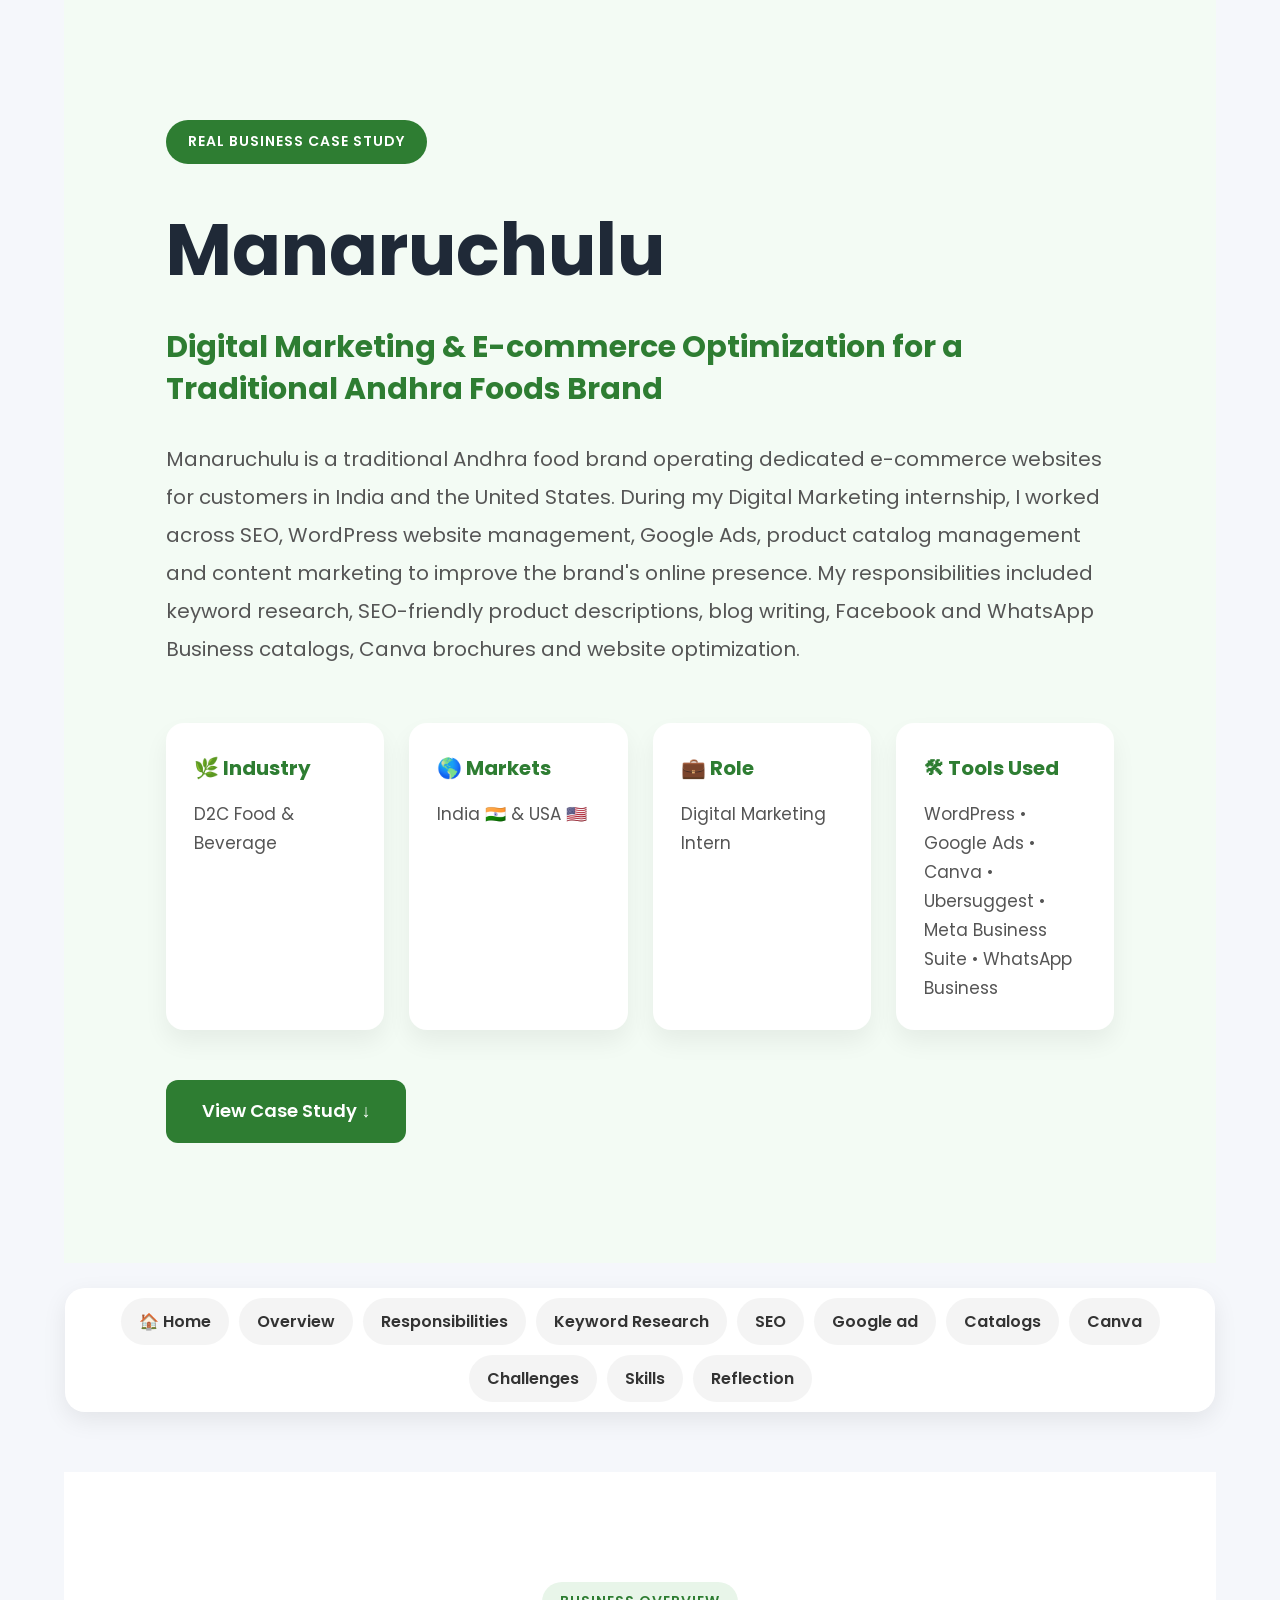
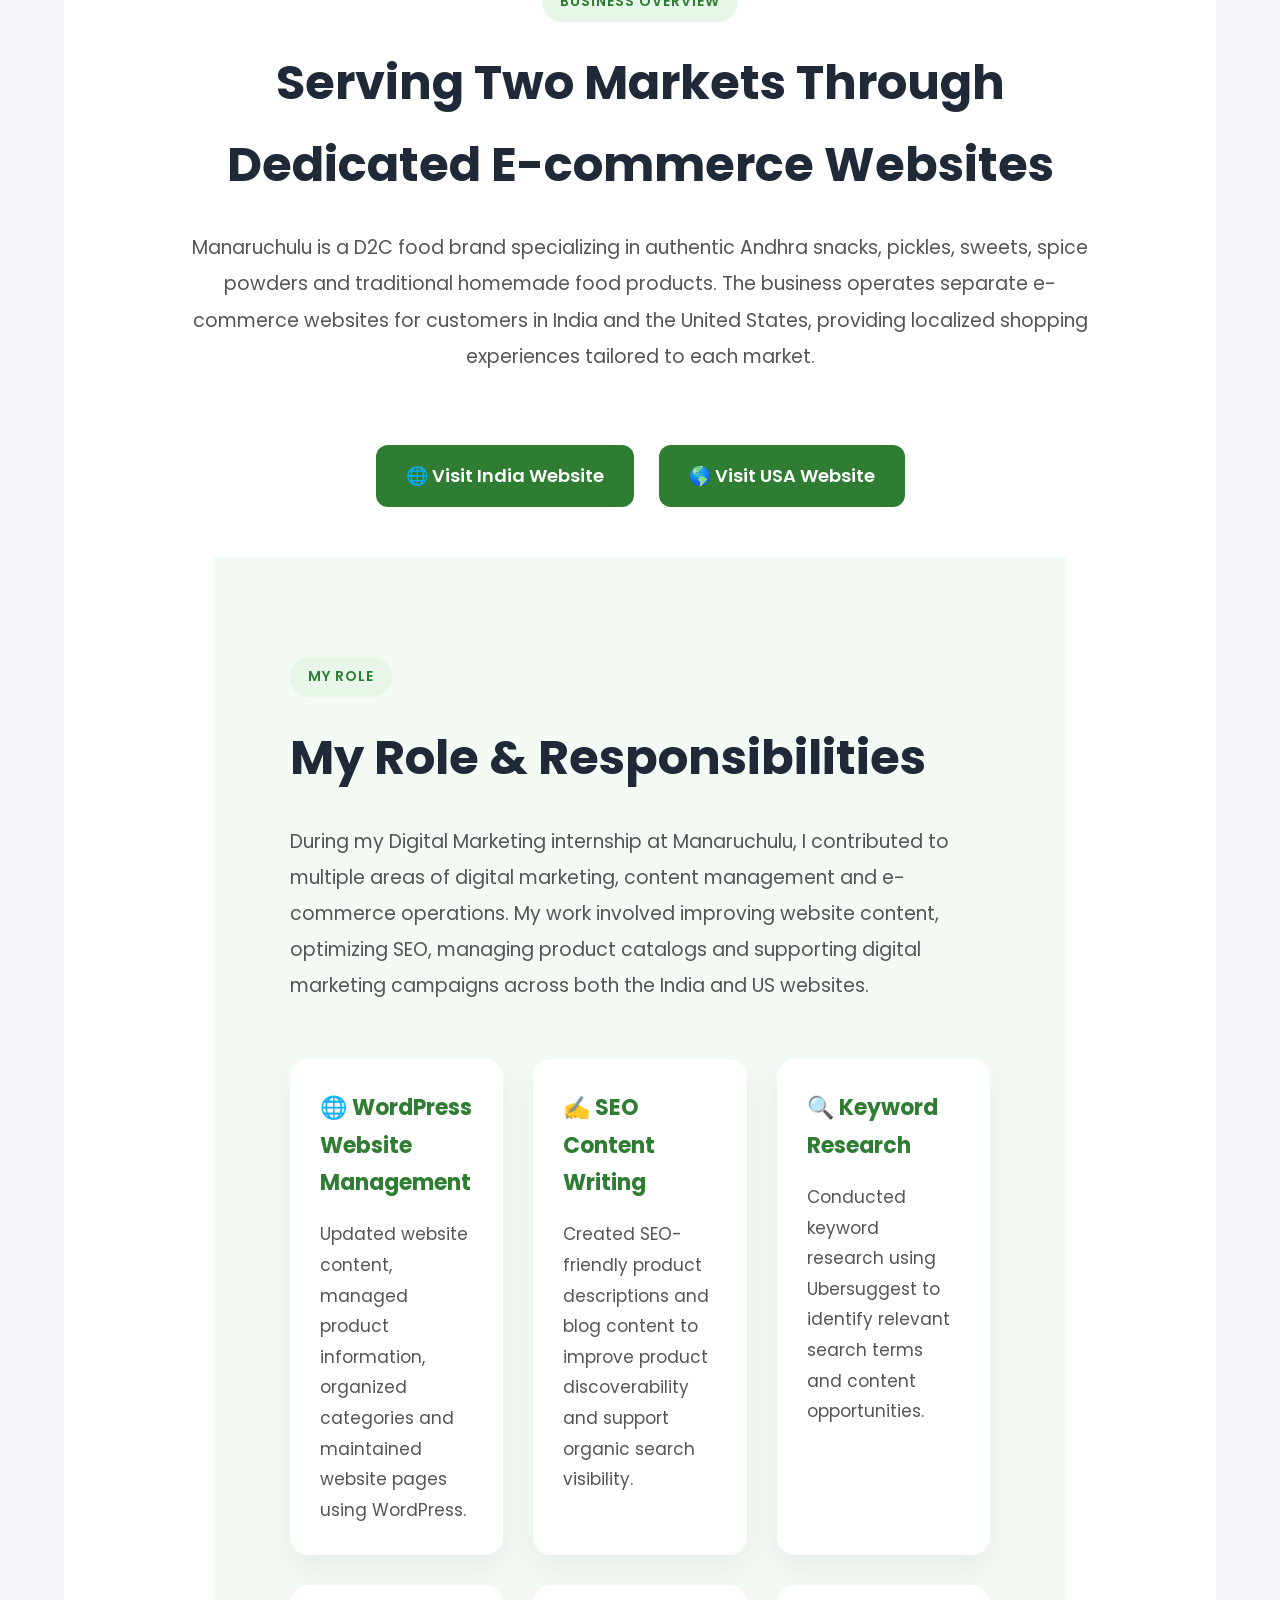
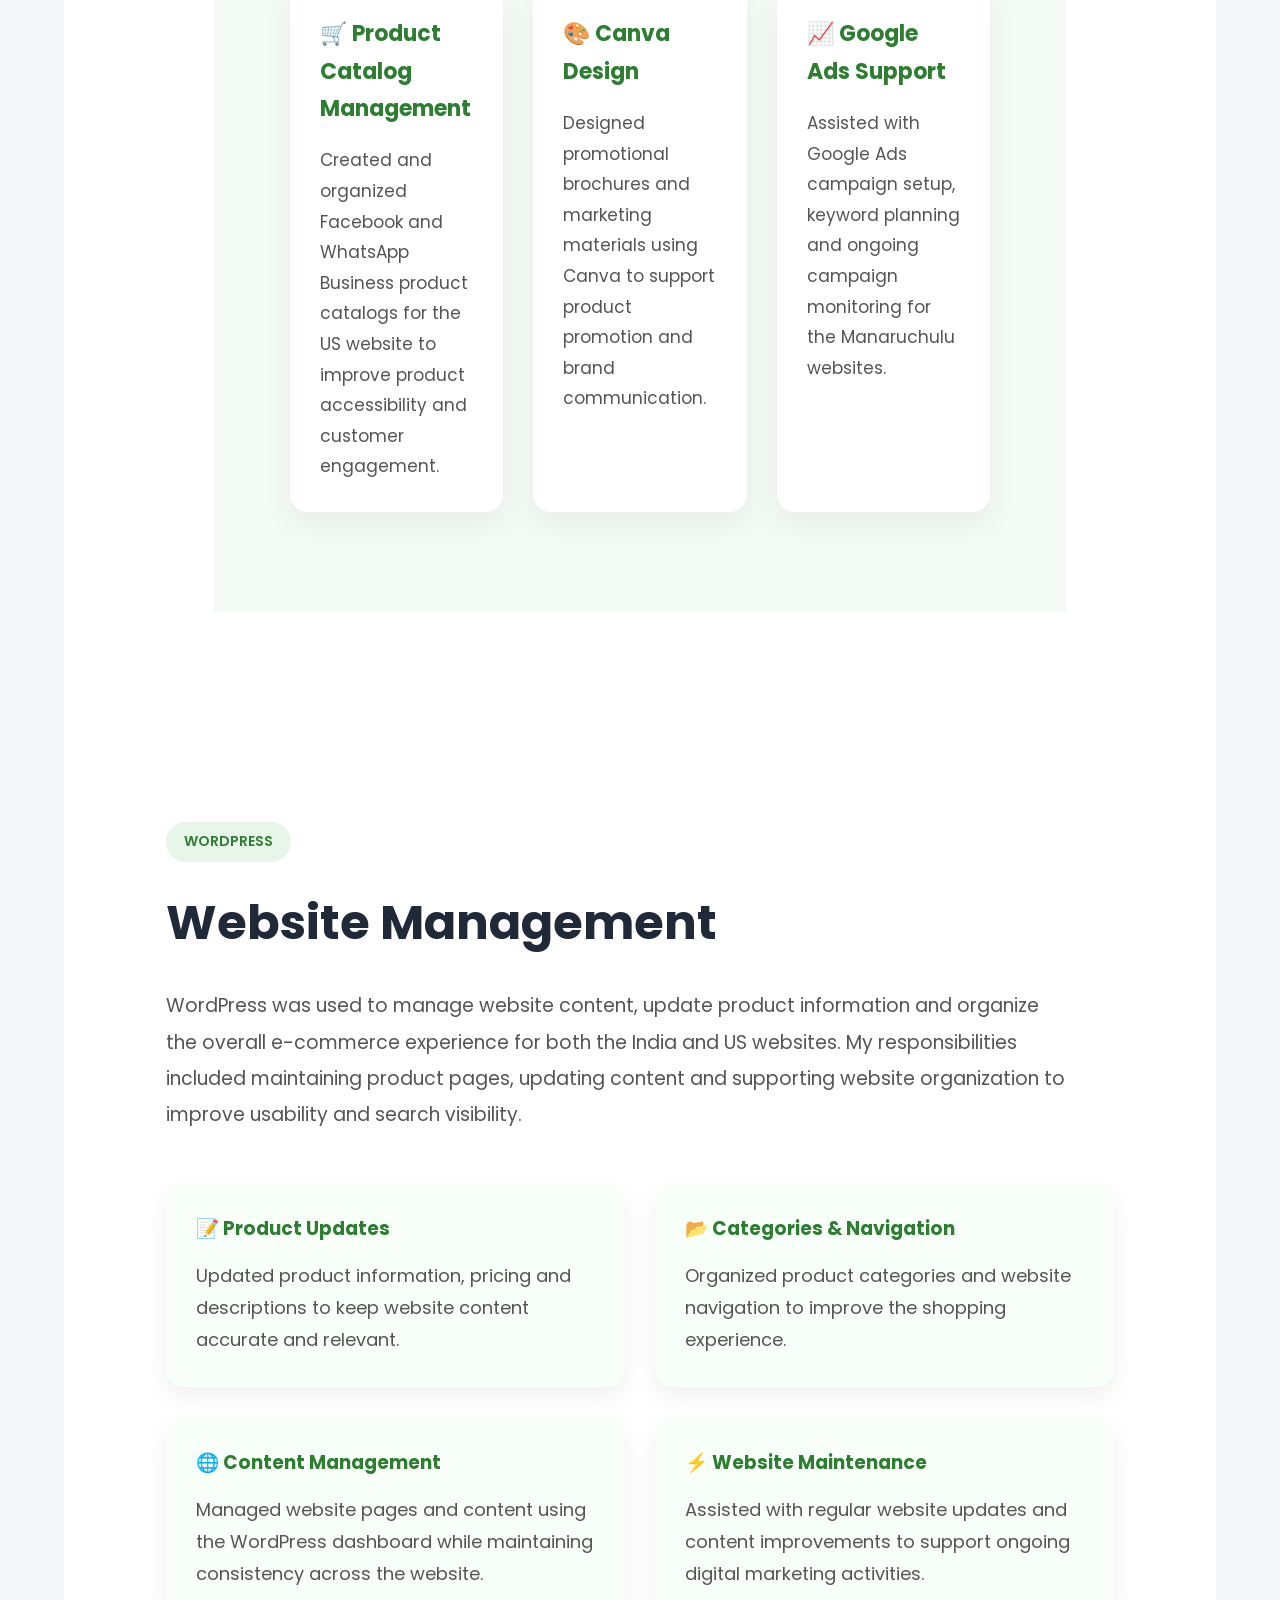
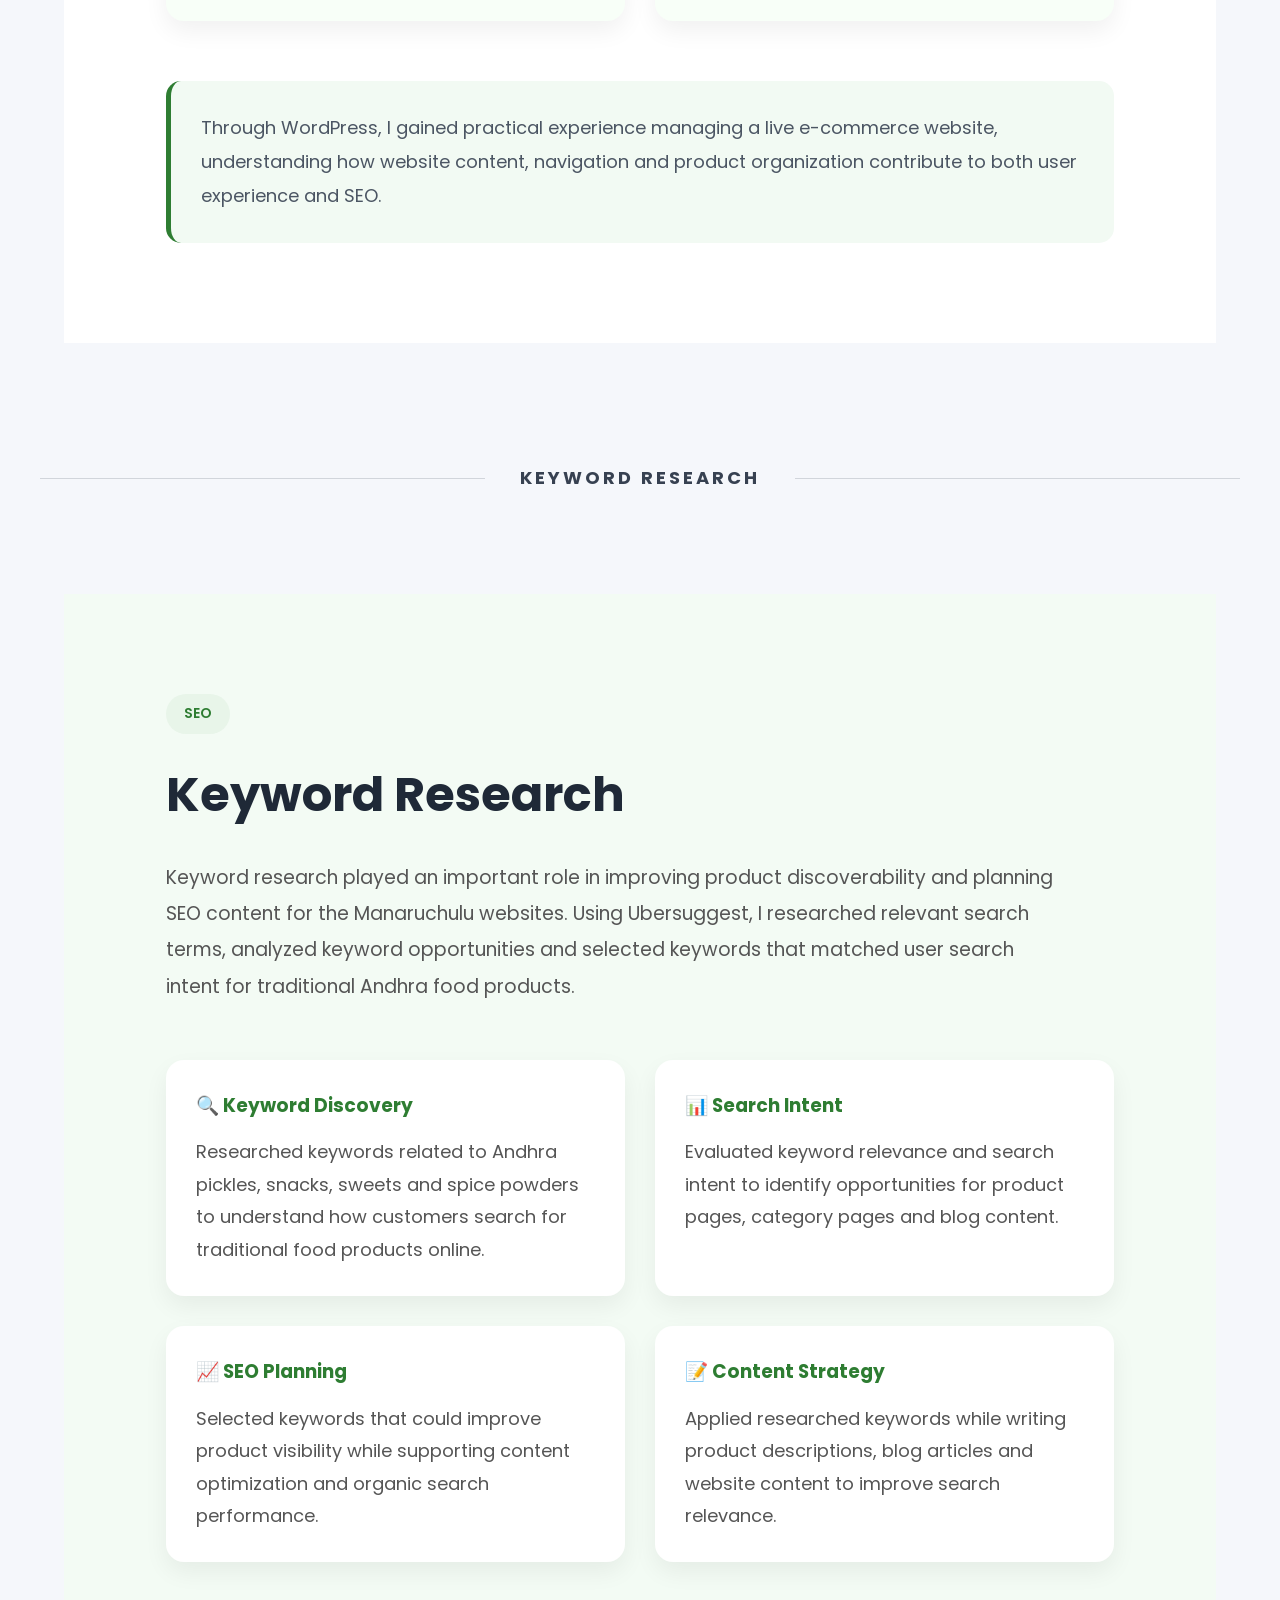
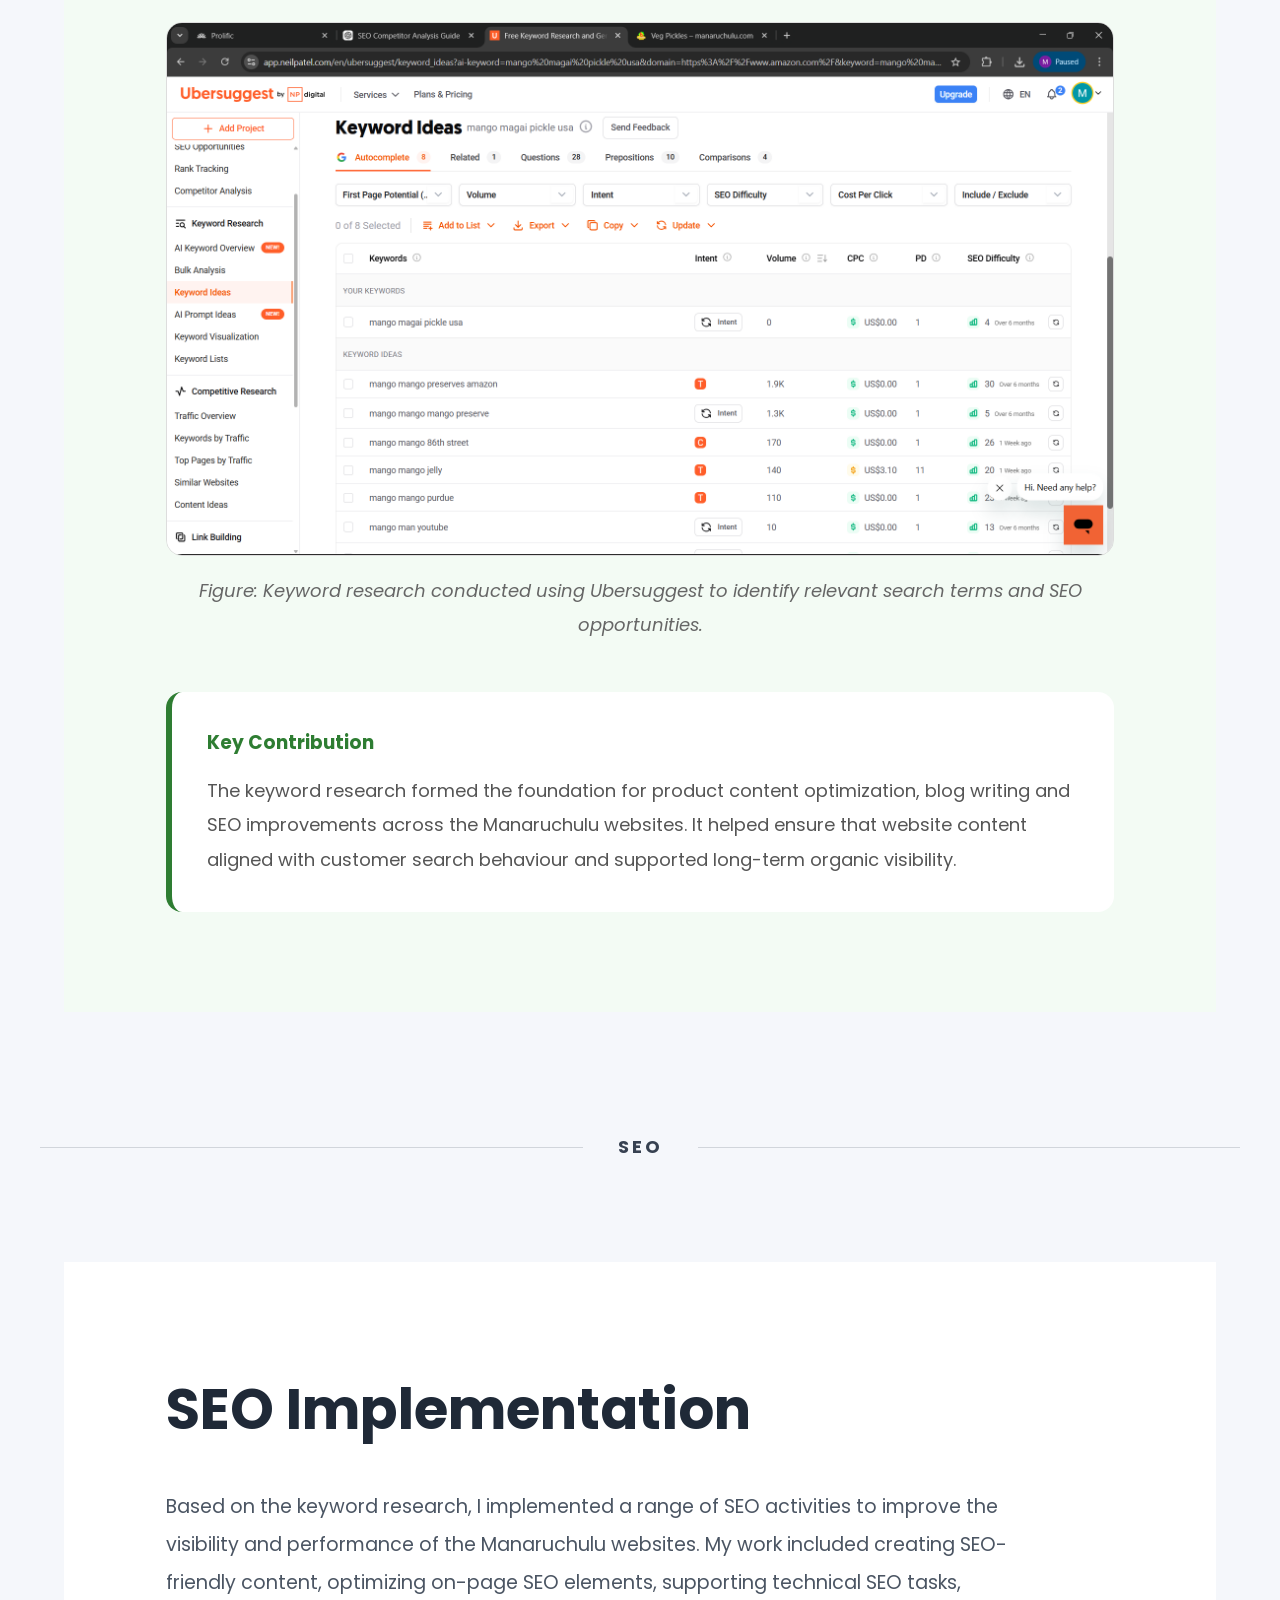
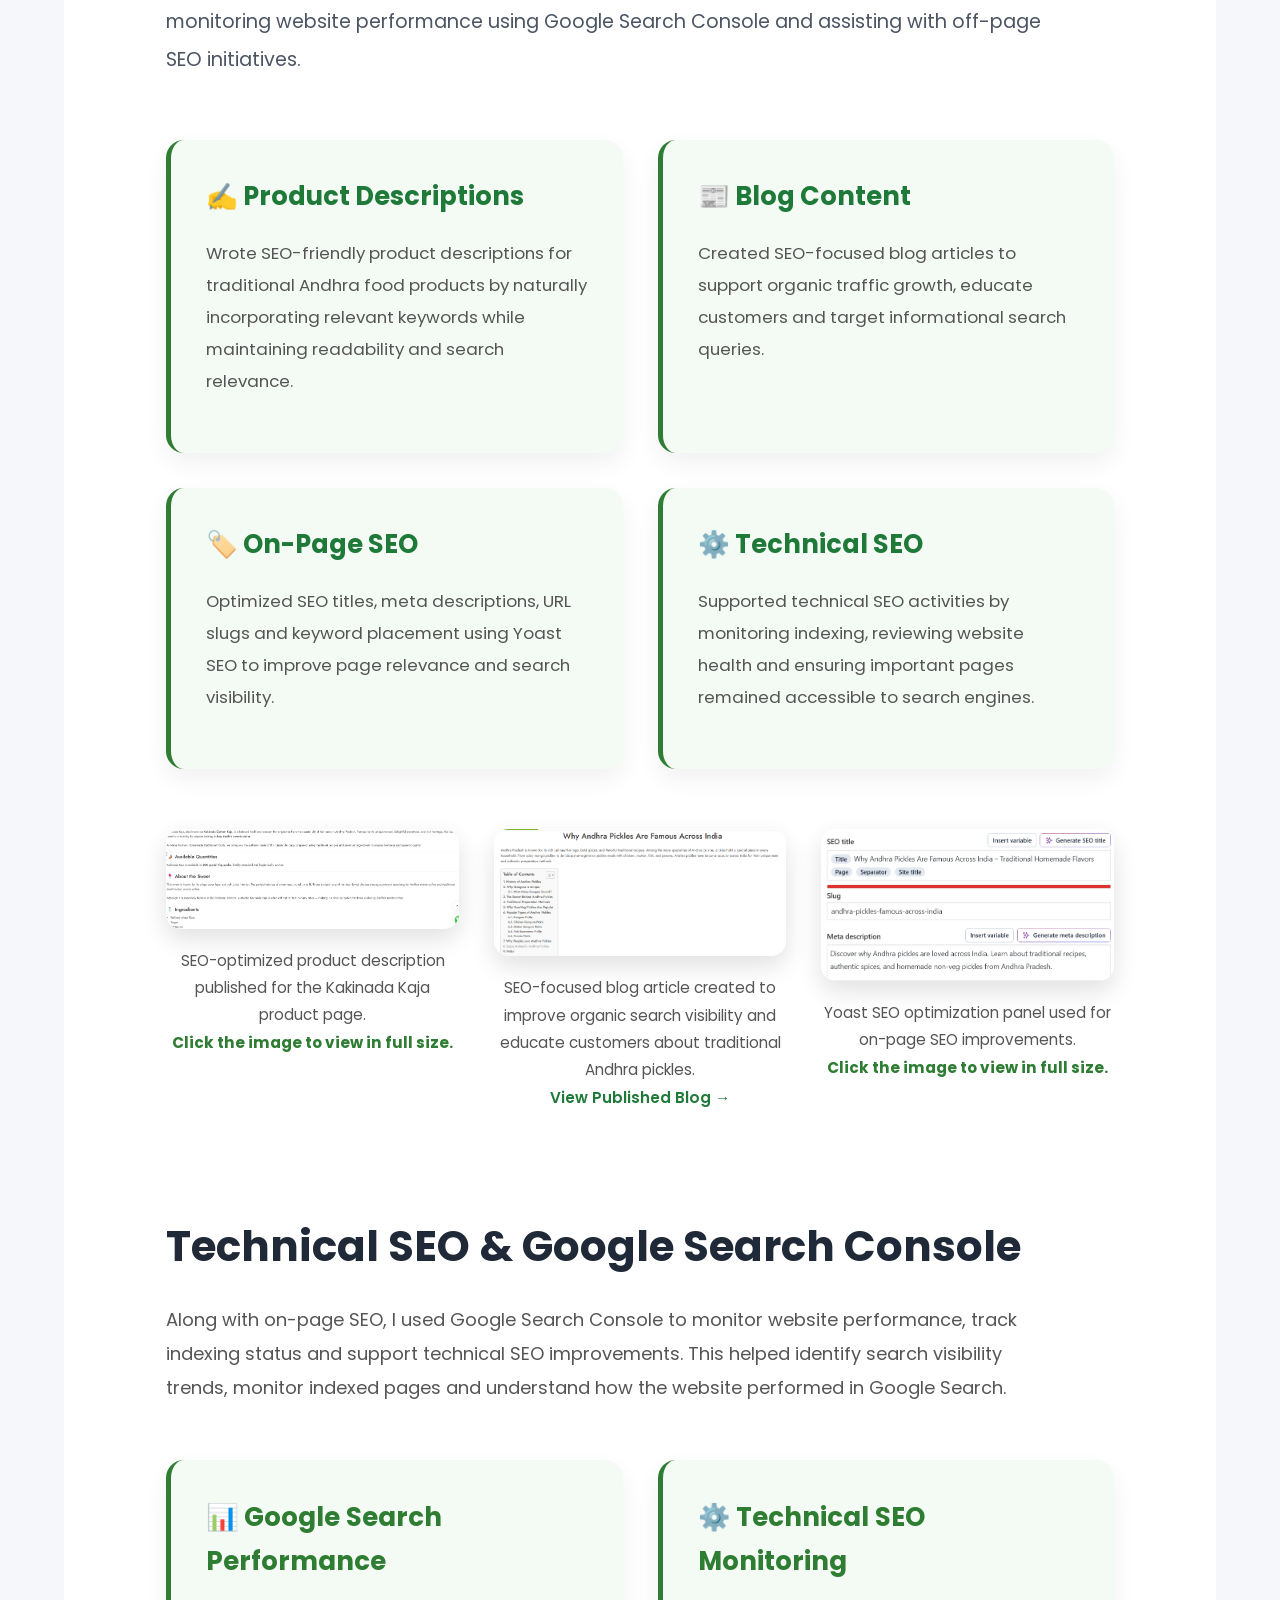
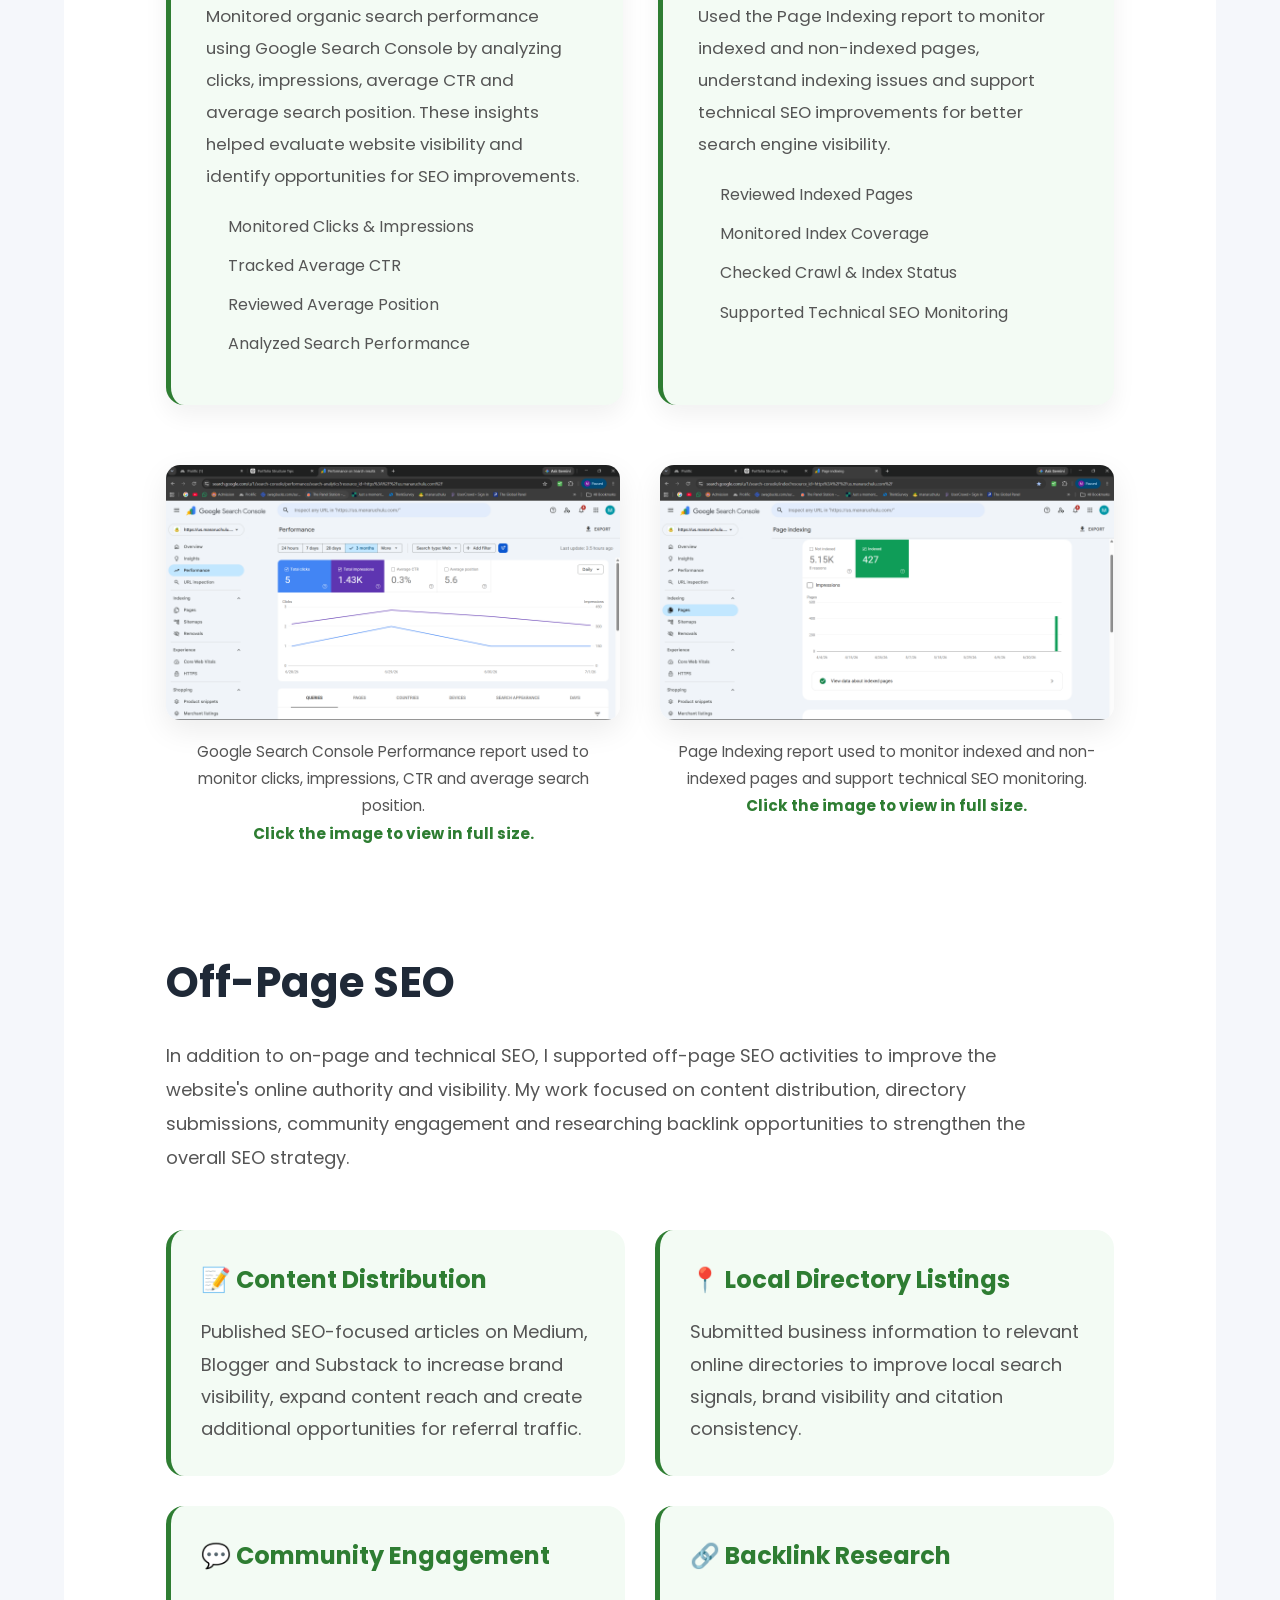
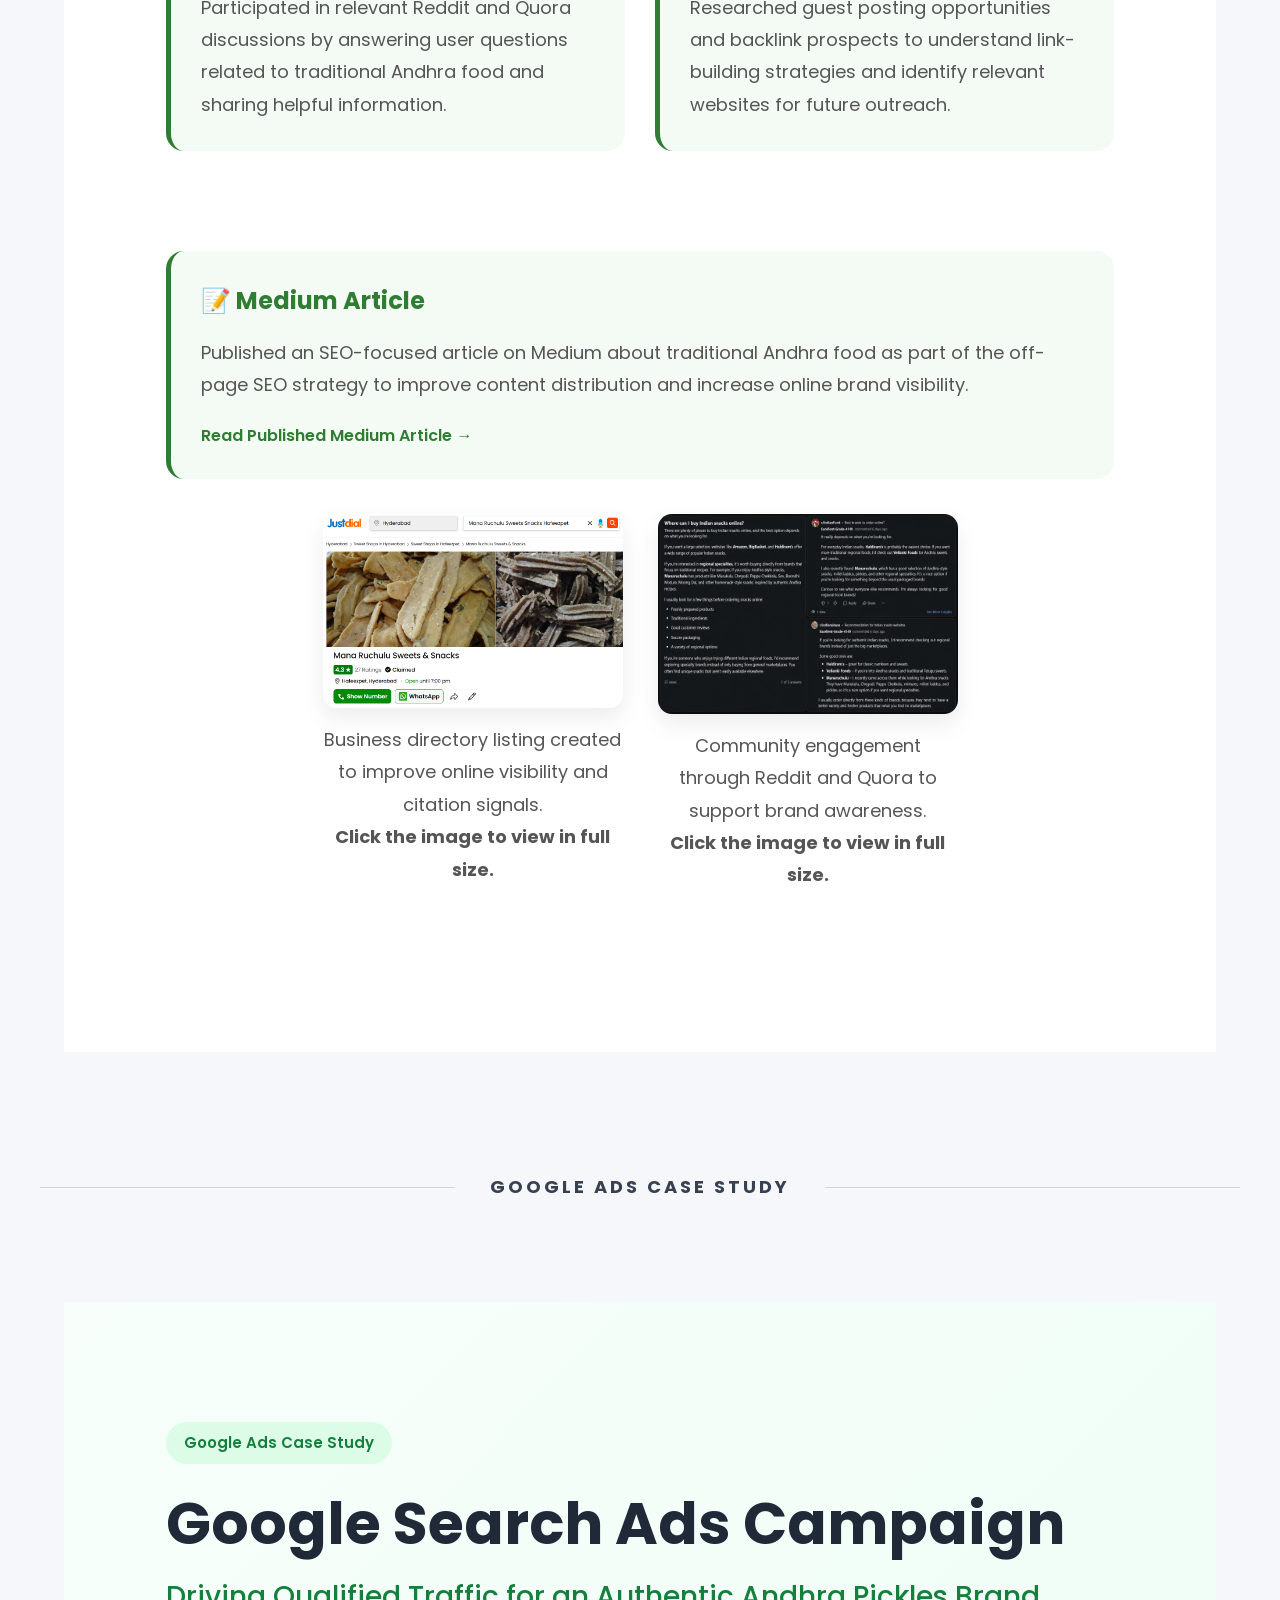
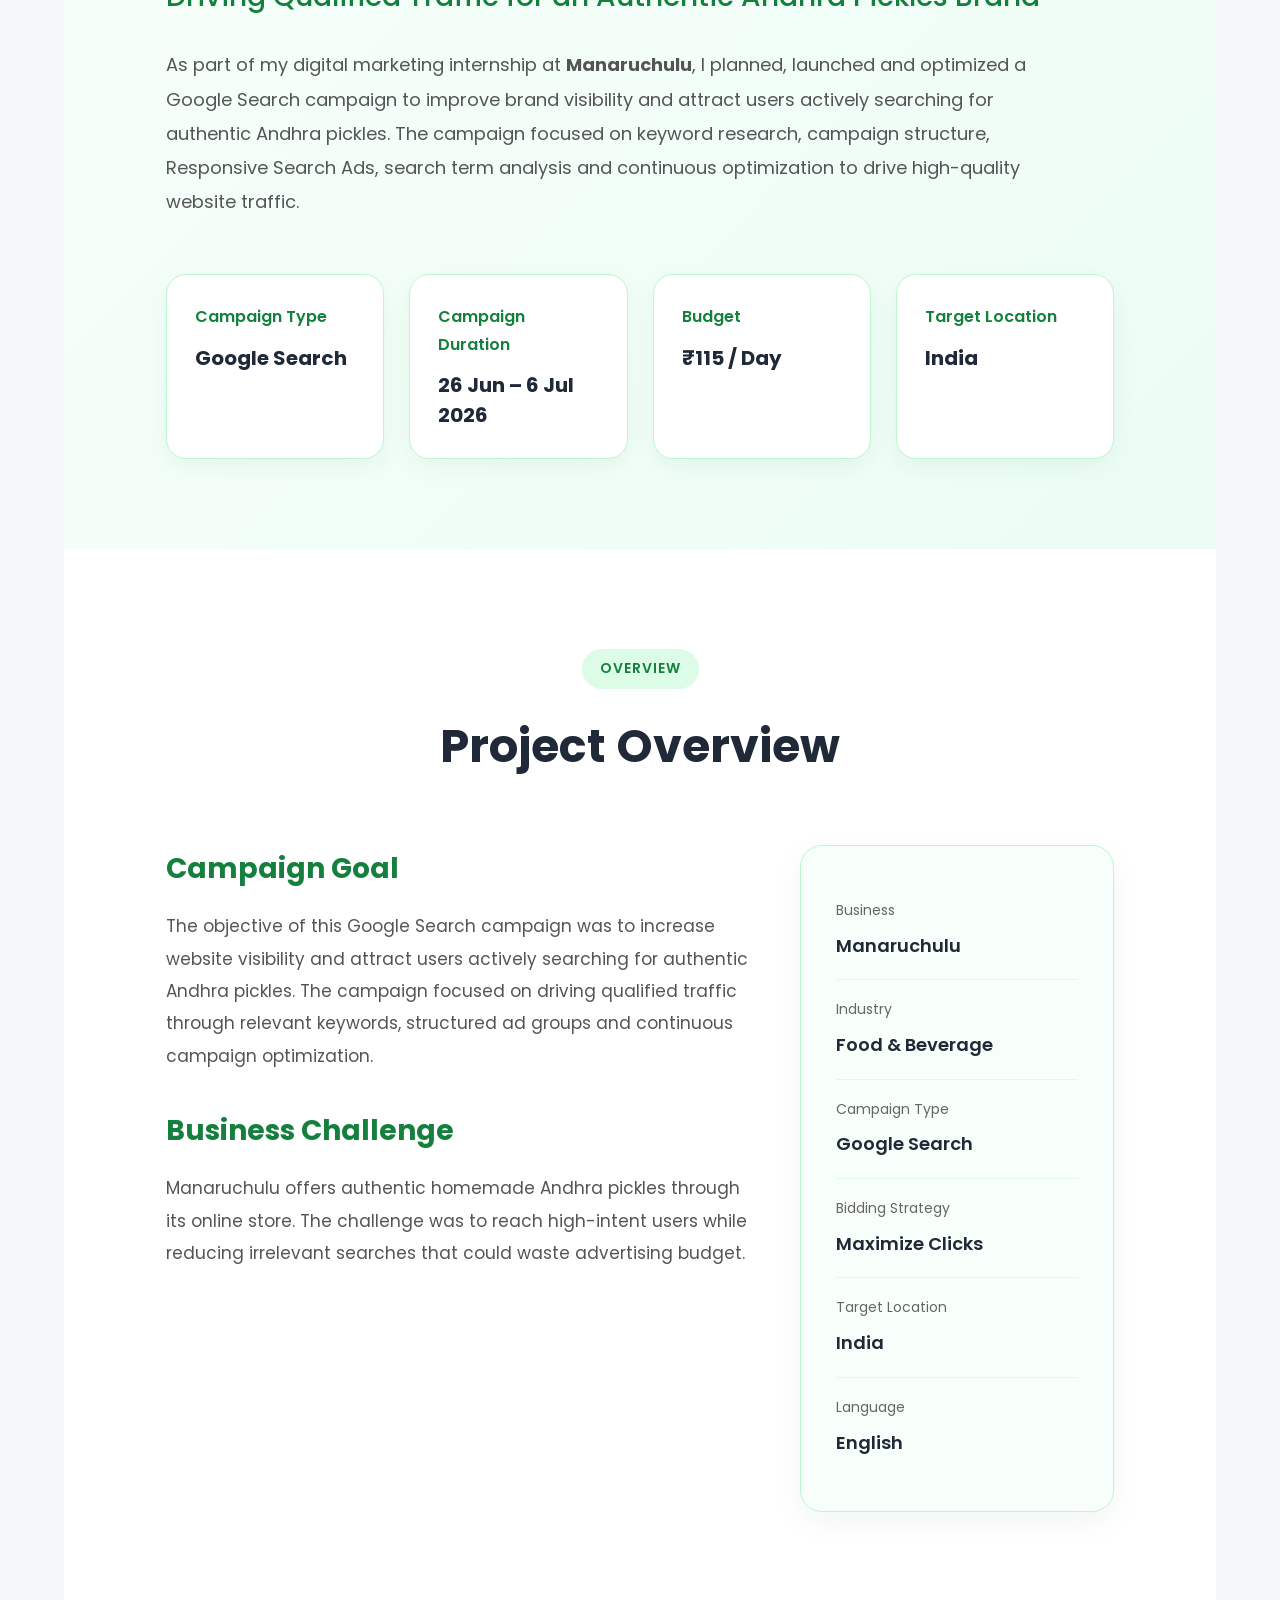
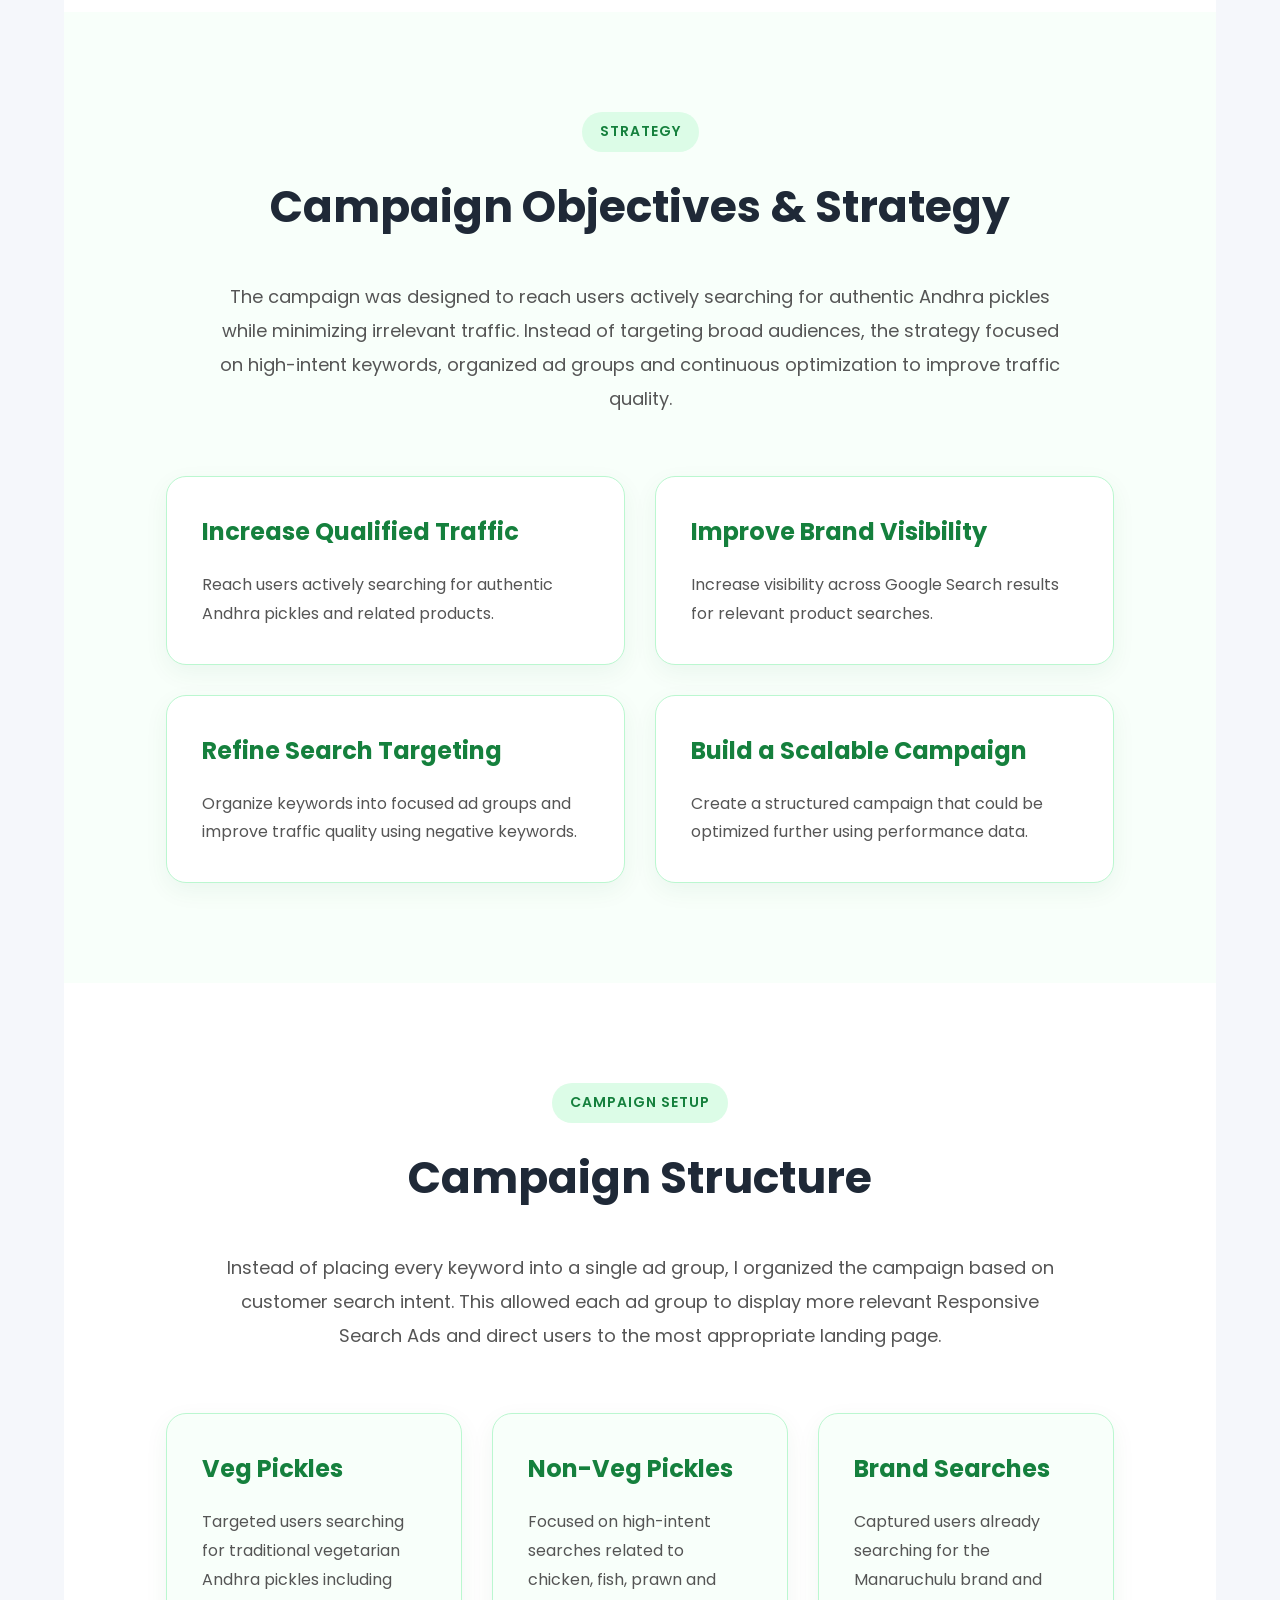
<file: projects/manaruchulu.html>
<!DOCTYPE html>
<html lang="en">

<head>

    <meta charset="UTF-8">

    <meta name="viewport" content="width=device-width, initial-scale=1.0">

    <title>Manaruchulu | Case Study</title>

    <link rel="stylesheet" href="../style.css">

    <link rel="stylesheet" href="manaruchulu.css">

</head>

<body>   
    

<section id="mnr-hero-section">

    <div class="mnr-hero-wrapper">

        <span class="mnr-case-badge">
            Real Business Case Study
        </span>

        <h1 class="mnr-main-title">
            Manaruchulu
        </h1>

        <h2 class="mnr-main-subtitle">
            Digital Marketing & E-commerce Optimization for a Traditional Andhra Foods Brand
        </h2>

        <p class="mnr-project-description">

            Manaruchulu is a traditional Andhra food brand operating dedicated e-commerce websites for customers in India and the United States. During my Digital Marketing internship, I worked across SEO, WordPress website management, Google Ads, product catalog management and content marketing to improve the brand's online presence.

            My responsibilities included keyword research, SEO-friendly product descriptions, blog writing, Facebook and WhatsApp Business catalogs, Canva brochures and website optimization.

        </p>

        <div class="mnr-project-overview-grid">

            <div class="mnr-overview-box">

                <h3>🌿 Industry</h3>

                <p>D2C Food & Beverage</p>

            </div>

            <div class="mnr-overview-box">

                <h3>🌎 Markets</h3>

                <p>India 🇮🇳 & USA 🇺🇸</p>

            </div>

            <div class="mnr-overview-box">

                <h3>💼 Role</h3>

                <p>Digital Marketing Intern</p>

            </div>

            <div class="mnr-overview-box">

                <h3>🛠 Tools Used</h3>

                <p>

                    WordPress • Google Ads • Canva • Ubersuggest • Meta Business Suite • WhatsApp Business

                </p>

            </div>

        </div>

        <a href="#mnr-business-overview"
           class="mnr-case-button">

            View Case Study ↓

        </a>

    </div>

</section>
<nav class="mnr-project-nav">

    <ul>
     
     <li>
            <a href="../index.html">🏠 Home</a>
        </li>

        <li>
            <a href="#mnr-business-overview">Overview</a>
        </li>

        <li>
            <a href="#mnr-role-section">Responsibilities</a>
        </li>

        <li>
            <a href="#mnr-keyword-research-section">Keyword Research</a>
        </li>

        <li>
            <a href="#mnr-seo-implementation">SEO</a>
        </li>
        <li>
            <a href="#mana-googleads-hero">Google ad</a>
        </li>

        <li>
            <a href="#mnr-catalog-section">Catalogs</a>
        </li>

        <li>
            <a href="#mnr-canva-section">Canva</a>
        </li>

        <li>
            <a href="#mnr-challenges-section">Challenges</a>
        </li>

        <li>
            <a href="#mnr-skills-section">Skills</a>
        </li>

        <li>
            <a href="#mnr-reflection-section">Reflection</a>
        </li>

    </ul>

</nav>    
<!-- ==========================================
        
 ==========================================
        BUSINESS OVERVIEW
========================================== -->

<section id="mnr-business-overview">

    <div class="mnr-business-wrapper">

        <div class="mnr-business-heading">

            <span class="mnr-section-tag">
                Business Overview
            </span>

            <h2 class="mnr-business-title">
                Serving Two Markets Through Dedicated E-commerce Websites
            </h2>

            <p class="mnr-business-intro">

                Manaruchulu is a D2C food brand specializing in authentic Andhra snacks, pickles, sweets, spice powders and traditional homemade food products. The business operates separate e-commerce websites for customers in India and the United States, providing localized shopping experiences tailored to each market.

            </p>

        </div>

        <div class="mnr-business-links">

    <a href="https://manaruchulu.com"
       target="_blank"
       rel="noopener noreferrer"
       class="mnr-business-link-btn">

        🌐 Visit India Website

    </a>

    <a href="https://us.manaruchulu.com"
       target="_blank"
       rel="noopener noreferrer"
       class="mnr-business-link-btn">

        🌎 Visit USA Website

    </a>

</div>

</div>
<!-- ==========================================
        MY ROLE & RESPONSIBILITIES
========================================== -->

<section id="mnr-role-section">

    <div class="mnr-role-wrapper">

        <span class="mnr-role-tag">
            My Role
        </span>

        <h2 class="mnr-role-title">
            My Role & Responsibilities
        </h2>

        <p class="mnr-role-intro">

            During my Digital Marketing internship at Manaruchulu, I contributed to multiple areas of digital marketing, content management and e-commerce operations. My work involved improving website content, optimizing SEO, managing product catalogs and supporting digital marketing campaigns across both the India and US websites.

        </p>

        <div class="mnr-role-grid">

            <div class="mnr-role-card">

                <h3>🌐 WordPress Website Management</h3>

                <p>

                    Updated website content, managed product information, organized categories and maintained website pages using WordPress.

                </p>

            </div>

            <div class="mnr-role-card">

                <h3>✍ SEO Content Writing</h3>

                <p>

                    Created SEO-friendly product descriptions and blog content to improve product discoverability and support organic search visibility.

                </p>

            </div>

            <div class="mnr-role-card">

                <h3>🔍 Keyword Research</h3>

                <p>

                    Conducted keyword research using Ubersuggest to identify relevant search terms and content opportunities.

                </p>

            </div>

            <div class="mnr-role-card">

                <h3>🛒 Product Catalog Management</h3>

                <p>

                    Created and organized Facebook and WhatsApp Business product catalogs for the US website to improve product accessibility and customer engagement.

                </p>

            </div>

            <div class="mnr-role-card">

                <h3>🎨 Canva Design</h3>

                <p>

                    Designed promotional brochures and marketing materials using Canva to support product promotion and brand communication.

                </p>

            </div>

            <div class="mnr-role-card">

                <h3>📈 Google Ads Support</h3>

                <p>

                    Assisted with Google Ads campaign setup, keyword planning and ongoing campaign monitoring for the Manaruchulu websites.

                </p>

            </div>

        </div>

    </div>

</section>
           

    

</section>
<!-- ==========================================
        WORDPRESS WEBSITE MANAGEMENT
========================================== -->

<section id="mnr-wordpress-section">

    <div class="mnr-wordpress-wrapper">

        <span class="mnr-wordpress-tag">

            WordPress

        </span>

        <h2 class="mnr-wordpress-title">

            Website Management

        </h2>

        <p class="mnr-wordpress-intro">

            WordPress was used to manage website content, update product information and organize the overall e-commerce experience for both the India and US websites. My responsibilities included maintaining product pages, updating content and supporting website organization to improve usability and search visibility.

        </p>

        <div class="mnr-wordpress-grid">

            <div class="mnr-wordpress-card">

                <h3>📝 Product Updates</h3>

                <p>

                    Updated product information, pricing and descriptions to keep website content accurate and relevant.

                </p>

            </div>

            <div class="mnr-wordpress-card">

                <h3>📂 Categories & Navigation</h3>

                <p>

                    Organized product categories and website navigation to improve the shopping experience.

                </p>

            </div>

            <div class="mnr-wordpress-card">

                <h3>🌐 Content Management</h3>

                <p>

                    Managed website pages and content using the WordPress dashboard while maintaining consistency across the website.

                </p>

            </div>

            <div class="mnr-wordpress-card">

                <h3>⚡ Website Maintenance</h3>

                <p>

                    Assisted with regular website updates and content improvements to support ongoing digital marketing activities.

                </p>

            </div>

        </div>


        <p class="mnr-wordpress-note">

            Through WordPress, I gained practical experience managing a live e-commerce website, understanding how website content, navigation and product organization contribute to both user experience and SEO.

        </p>

    </div>

</section>
<!--=========================================
        SECTION DIVIDER
==========================================-->

<div class="portfolio-divider">

    <span>

        Keyword Research
    </span>

</div>
<!-- ==========================================
        KEYWORD RESEARCH
========================================== -->

<section id="mnr-keyword-research-section">

    <div class="mnr-keyword-research-wrapper">

        <span class="mnr-keyword-tag">
            SEO
        </span>

        <h2 class="mnr-keyword-title">
            Keyword Research
        </h2>

        <p class="mnr-keyword-intro">

            Keyword research played an important role in improving product discoverability and planning SEO content for the Manaruchulu websites. Using Ubersuggest, I researched relevant search terms, analyzed keyword opportunities and selected keywords that matched user search intent for traditional Andhra food products.

        </p>

        <div class="mnr-keyword-grid">

            <div class="mnr-keyword-card">

                <h3>🔍 Keyword Discovery</h3>

                <p>

                    Researched keywords related to Andhra pickles, snacks, sweets and spice powders to understand how customers search for traditional food products online.

                </p>

            </div>

            <div class="mnr-keyword-card">

                <h3>📊 Search Intent</h3>

                <p>

                    Evaluated keyword relevance and search intent to identify opportunities for product pages, category pages and blog content.

                </p>

            </div>

            <div class="mnr-keyword-card">

                <h3>📈 SEO Planning</h3>

                <p>

                    Selected keywords that could improve product visibility while supporting content optimization and organic search performance.

                </p>

            </div>

            <div class="mnr-keyword-card">

                <h3>📝 Content Strategy</h3>

                <p>

                    Applied researched keywords while writing product descriptions, blog articles and website content to improve search relevance.

                </p>

            </div>

        </div>

        <!-- Screenshot -->

        <div class="mnr-keyword-image-wrapper">

            <a href="../images/ubersuggest.png"
               target="_blank"
               rel="noopener noreferrer">

                <img src="../images/ubersuggest.png"
                     alt="Ubersuggest Keyword Research"
                     class="mnr-keyword-image">

            </a>

            <p class="mnr-keyword-caption">

                Figure: Keyword research conducted using Ubersuggest to identify relevant search terms and SEO opportunities.

            </p>

        </div>

        <div class="mnr-keyword-summary">

            <h3>Key Contribution</h3>

            <p>

                The keyword research formed the foundation for product content optimization, blog writing and SEO improvements across the Manaruchulu websites. It helped ensure that website content aligned with customer search behaviour and supported long-term organic visibility.

            </p>

        </div>

    </div>

</section>
<!--=========================================
        SECTION DIVIDER
==========================================-->

<div class="portfolio-divider">

    <span>

        SEO

    </span>

</div>
<!-- ==========================================
==========================================================
SEO IMPLEMENTATION
========================================================== -->

<section id="mnr-seo-implementation">

    <div class="mnr-seo-container">

        <h2 class="mnr-section-title">SEO Implementation</h2>

        <p class="mnr-section-description">
            Based on the keyword research, I implemented a range of SEO activities to improve
            the visibility and performance of the Manaruchulu websites. My work included
            creating SEO-friendly content, optimizing on-page SEO elements, supporting
            technical SEO tasks, monitoring website performance using Google Search Console
            and assisting with off-page SEO initiatives.
        </p>

        <!-- ================= Content Optimization ================= -->

        <div class="mnr-seo-grid">

            <div class="mnr-seo-card">
                <h3>✍️ Product Descriptions</h3>
                <p>
                    Wrote SEO-friendly product descriptions for traditional Andhra food
                    products by naturally incorporating relevant keywords while maintaining
                    readability and search relevance.
                </p>
            </div>

            <div class="mnr-seo-card">
                <h3>📰 Blog Content</h3>
                <p>
                    Created SEO-focused blog articles to support organic traffic growth,
                    educate customers and target informational search queries.
                </p>
            </div>

            <div class="mnr-seo-card">
                <h3>🏷️ On-Page SEO</h3>
                <p>
                    Optimized SEO titles, meta descriptions, URL slugs and keyword placement
                    using Yoast SEO to improve page relevance and search visibility.
                </p>
            </div>

            <div class="mnr-seo-card">
                <h3>⚙️ Technical SEO</h3>
                <p>
                    Supported technical SEO activities by monitoring indexing, reviewing
                    website health and ensuring important pages remained accessible to
                    search engines.
                </p>
            </div>

        </div>


        <!-- ================= SEO Screenshots ================= -->

        <div class="mnr-seo-gallery">

            <div class="mnr-seo-image-card">

                <a href="../images/product-description.png" target="_blank">
                    <img src="../images/product-description.png"
                        alt="SEO Product Description">
                </a>

                <p class="mnr-seo-caption">
                    SEO-optimized product description published for the Kakinada Kaja
                    product page.
                    <br>
                    <strong>Click the image to view in full size.</strong>
                </p>

            </div>


            <div class="mnr-seo-image-card">

                <a href="https://us.manaruchulu.com/2026/06/05/andhra-pickles-famous-across-india/"
                    target="_blank">

                    <img src="../images/blog-content.png"
                        alt="SEO Blog Content">

                </a>

                <p class="mnr-seo-caption">
                    SEO-focused blog article created to improve organic search visibility
                    and educate customers about traditional Andhra pickles.
                    <br>
                    <a href="https://us.manaruchulu.com/2026/06/05/andhra-pickles-famous-across-india/"
                        target="_blank">
                        View Published Blog →
                    </a>
                </p>

            </div>


            <div class="mnr-seo-image-card">

                <a href="../images/yoast-seo.png"
                    target="_blank">

                    <img src="../images/yoast-seo.png"
                        alt="Yoast SEO">

                </a>

                <p class="mnr-seo-caption">
                    Yoast SEO optimization panel used for on-page SEO improvements.
                    <br>
                    <strong>Click the image to view in full size.</strong>
                </p>

            </div>

        </div>


        <!-- ===========================
     TECHNICAL SEO & GSC
=========================== -->

<div class="mnr-seo-subsection">

    <h3 class="mnr-sub-heading">
        Technical SEO & Google Search Console
    </h3>

    <p class="mnr-sub-intro">

        Along with on-page SEO, I used Google Search Console to monitor website performance,
        track indexing status and support technical SEO improvements. This helped identify
        search visibility trends, monitor indexed pages and understand how the website
        performed in Google Search.

    </p>

    <div class="mnr-seo-grid">

        <div class="mnr-seo-card">

            <h4>📊 Google Search Performance</h4>

            <p>

                Monitored organic search performance using Google Search Console by analyzing
                clicks, impressions, average CTR and average search position. These insights
                helped evaluate website visibility and identify opportunities for SEO
                improvements.

            </p>

            <ul>

                <li>Monitored Clicks & Impressions</li>

                <li>Tracked Average CTR</li>

                <li>Reviewed Average Position</li>

                <li>Analyzed Search Performance</li>

            </ul>

        </div>

        <div class="mnr-seo-card">

            <h4>⚙️ Technical SEO Monitoring</h4>

            <p>

                Used the Page Indexing report to monitor indexed and non-indexed pages,
                understand indexing issues and support technical SEO improvements for
                better search engine visibility.

            </p>

            <ul>

                <li>Reviewed Indexed Pages</li>

                <li>Monitored Index Coverage</li>

                <li>Checked Crawl & Index Status</li>

                <li>Supported Technical SEO Monitoring</li>

            </ul>

        </div>

    </div>


    <!-- Images -->

    <div class="mnr-seo-images">

        <div class="mnr-seo-image">

            <a href="../images/google-performance.png" target="_blank">

                <img src="../images/google-performance.png"
                alt="Google Search Console Performance">

            </a>

            <p class="mnr-seo-caption">

                Google Search Console Performance report used to monitor clicks,
                impressions, CTR and average search position.

                <br>

                <strong>Click the image to view in full size.</strong>

            </p>

        </div>


        <div class="mnr-seo-image">

            <a href="../images/indexing.png" target="_blank">

                <img src="../images/indexing.png"
                alt="Google Search Console Indexing">

            </a>

            <p class="mnr-seo-caption">

                Page Indexing report used to monitor indexed and non-indexed pages
                and support technical SEO monitoring.

                <br>

                <strong>Click the image to view in full size.</strong>

            </p>

        </div>

    </div>

</div>
<!-- ==========================================
        OFF-PAGE SEO
========================================== -->

<div class="mnr-offpage-section">

    <h3 class="mnr-offpage-title">
        Off-Page SEO
    </h3>

    <p class="mnr-offpage-intro">

        In addition to on-page and technical SEO, I supported off-page SEO activities to improve the website's online authority and visibility. My work focused on content distribution, directory submissions, community engagement and researching backlink opportunities to strengthen the overall SEO strategy.

    </p>

    <div class="mnr-offpage-grid">

        <div class="mnr-offpage-card">

            <h4>📝 Content Distribution</h4>

            <p>

                Published SEO-focused articles on Medium, Blogger and Substack to increase brand visibility, expand content reach and create additional opportunities for referral traffic.

            </p>

        </div>

        <div class="mnr-offpage-card">

            <h4>📍 Local Directory Listings</h4>

            <p>

                Submitted business information to relevant online directories to improve local search signals, brand visibility and citation consistency.

            </p>

        </div>

        <div class="mnr-offpage-card">

            <h4>💬 Community Engagement</h4>

            <p>

                Participated in relevant Reddit and Quora discussions by answering user questions related to traditional Andhra food and sharing helpful information.

            </p>

        </div>

        <div class="mnr-offpage-card">

            <h4>🔗 Backlink Research</h4>

            <p>

                Researched guest posting opportunities and backlink prospects to understand link-building strategies and identify relevant websites for future outreach.

            </p>

        </div>

    </div>


    <!-- Screenshot Gallery -->

    <div class="mnr-offpage-gallery">

        <!-- Medium -->

        <div class="mnr-offpage-link-card">

    <h4>📝 Medium Article</h4>

    <p>

        Published an SEO-focused article on Medium about traditional Andhra food as part of the off-page SEO strategy to improve content distribution and increase online brand visibility.

    </p>

    <a href="https://medium.com/@meghanamuntha98/the-story-behind-andhras-famous-gongura-pickle-9e57b37b5991"
       target="_blank"
       rel="noopener noreferrer">

        Read Published Medium Article →

    </a>

</div>

        <!-- Directory -->

        <div class="mnr-offpage-image">

            <a href="../images/justdial.png" target="_blank">

                <img src="../images/justdial.png"
                alt="JustDial Listing">

            </a>

            <p>

                Business directory listing created to improve online visibility and citation signals.

                <br>

                <strong>Click the image to view in full size.</strong>

            </p>

        </div>

        <!-- Reddit -->

        <div class="mnr-offpage-image">

            <a href="../images/quora-reddit.png" target="_blank">

                <img src="../images/quora-reddit.png"
                alt="Reddit and Quora">

            </a>

            <p>

                Community engagement through Reddit and Quora to support brand awareness.

                <br>

                <strong>Click the image to view in full size.</strong>

            </p>

        </div>

    </div>




</section>
<!--=========================================
        SECTION DIVIDER
==========================================-->

<div class="portfolio-divider">

    <span>

        GOOGLE ADS CASE STUDY

    </span>

</div>
<!-- ==========================================
        GOOGLE SEARCH ADS HERO
========================================== -->

<section id="mana-googleads-hero">

    <div class="mana-googleads-container">

        <span class="mana-googleads-tag">

            Google Ads Case Study

        </span>

        <h1>

            Google Search Ads Campaign

        </h1>

        <h2>

            Driving Qualified Traffic for an Authentic Andhra Pickles Brand

        </h2>

        <p>

            As part of my digital marketing internship at <strong>Manaruchulu</strong>,
            I planned, launched and optimized a Google Search campaign to improve
            brand visibility and attract users actively searching for authentic
            Andhra pickles. The campaign focused on keyword research, campaign
            structure, Responsive Search Ads, search term analysis and continuous
            optimization to drive high-quality website traffic.

        </p>

        <div class="mana-googleads-overview">

            <div class="overview-card">

                <h3>

                    Campaign Type

                </h3>

                <p>

                    Google Search

                </p>

            </div>

            <div class="overview-card">

                <h3>

                    Campaign Duration

                </h3>

                <p>

                    26 Jun – 6 Jul 2026

                </p>

            </div>

            <div class="overview-card">

                <h3>

                    Budget

                </h3>

                <p>

                    ₹115 / Day

                </p>

            </div>

            <div class="overview-card">

                <h3>

                    Target Location

                </h3>

                <p>

                    India

                </p>

            </div>

        </div>

    </div>

</section>
<!-- ==========================================
        PROJECT OVERVIEW
========================================== -->

<section id="googleads-overview">

    <div class="googleads-container">

        <div class="googleads-section-title">

            <span>

                Overview

            </span>

            <h2>

                Project Overview

            </h2>

        </div>

        <div class="googleads-overview-grid">

            <!-- Left -->

            <div class="googleads-overview-content">

                <h3>

                    Campaign Goal

                </h3>

                <p>

                    The objective of this Google Search campaign was to
                    increase website visibility and attract users actively
                    searching for authentic Andhra pickles. The campaign
                    focused on driving qualified traffic through relevant
                    keywords, structured ad groups and continuous campaign
                    optimization.

                </p>

                <h3>

                    Business Challenge

                </h3>

                <p>

                    Manaruchulu offers authentic homemade Andhra pickles
                    through its online store. The challenge was to reach
                    high-intent users while reducing irrelevant searches
                    that could waste advertising budget.

                </p>

            </div>

            <!-- Right -->

            <div class="googleads-overview-card">

                <div class="overview-item">

                    <span>Business</span>

                    <strong>

                        Manaruchulu

                    </strong>

                </div>

                <div class="overview-item">

                    <span>Industry</span>

                    <strong>

                        Food & Beverage

                    </strong>

                </div>

                <div class="overview-item">

                    <span>Campaign Type</span>

                    <strong>

                        Google Search

                    </strong>

                </div>

                <div class="overview-item">

                    <span>Bidding Strategy</span>

                    <strong>

                        Maximize Clicks

                    </strong>

                </div>

                <div class="overview-item">

                    <span>Target Location</span>

                    <strong>

                        India

                    </strong>

                </div>

                <div class="overview-item">

                    <span>Language</span>

                    <strong>

                        English

                    </strong>

                </div>

            </div>

        </div>

    </div>

</section>
<!-- ==========================================
        CAMPAIGN OBJECTIVES & STRATEGY
========================================== -->

<section id="gads-objectives">

    <div class="gads-objectives-container">

        <div class="gads-objectives-title">

            <span>

                Strategy

            </span>

            <h2>

                Campaign Objectives & Strategy

            </h2>

        </div>

        <p class="gads-objectives-intro">

            The campaign was designed to reach users actively searching
            for authentic Andhra pickles while minimizing irrelevant
            traffic. Instead of targeting broad audiences, the strategy
            focused on high-intent keywords, organized ad groups and
            continuous optimization to improve traffic quality.

        </p>

        <div class="gads-objectives-grid">

            <div class="gads-objective-card">

                <h3>

                    Increase Qualified Traffic

                </h3>

                <p>

                    Reach users actively searching for authentic Andhra
                    pickles and related products.

                </p>

            </div>

            <div class="gads-objective-card">

                <h3>

                    Improve Brand Visibility

                </h3>

                <p>

                    Increase visibility across Google Search results for
                    relevant product searches.

                </p>

            </div>

            <div class="gads-objective-card">

                <h3>

                    Refine Search Targeting

                </h3>

                <p>

                    Organize keywords into focused ad groups and improve
                    traffic quality using negative keywords.

                </p>

            </div>

            <div class="gads-objective-card">

                <h3>

                    Build a Scalable Campaign

                </h3>

                <p>

                    Create a structured campaign that could be optimized
                    further using performance data.

                </p>

            </div>

        </div>

    </div>

</section>

<!-- ==========================================
        CAMPAIGN STRUCTURE
========================================== -->

<section id="gads-campaign-structure">

    <div class="gads-campaign-structure-container">

        <div class="gads-campaign-structure-title">

            <span>

                Campaign Setup

            </span>

            <h2>

                Campaign Structure

            </h2>

        </div>

        <p class="gads-campaign-structure-intro">

            Instead of placing every keyword into a single ad group, I
            organized the campaign based on customer search intent.
            This allowed each ad group to display more relevant
            Responsive Search Ads and direct users to the most
            appropriate landing page.

        </p>

        <div class="gads-campaign-grid">

            <!-- Card -->

            <div class="gads-campaign-card">

                <h3>

                    Veg Pickles

                </h3>

                <p>

                    Targeted users searching for traditional vegetarian
                    Andhra pickles including mango, gongura and homemade
                    varieties.

                </p>

            </div>

            <!-- Card -->

            <div class="gads-campaign-card">

                <h3>

                    Non-Veg Pickles

                </h3>

                <p>

                    Focused on high-intent searches related to chicken,
                    fish, prawn and mutton pickles.

                </p>

            </div>

            <!-- Card -->

            <div class="gads-campaign-card">

                <h3>

                    Brand Searches

                </h3>

                <p>

                    Captured users already searching for the
                    Manaruchulu brand and directed them to the
                    appropriate landing page.

                </p>

            </div>

        </div>

    </div>

</section>
<!-- ==========================================
        CAMPAIGN STRUCTURE IMAGE
========================================== -->

<section id="gads-structure-image">

    <div class="gads-structure-image-container">

        <img src="../images/manaruchulu-campaign-structure.png"
             alt="Google Ads Campaign Structure"
             class="gads-structure-screenshot">

        <p class="gads-image-caption">

            <strong>Figure 1.</strong> Campaign structure showing separate ad groups for
            Veg Pickles, Non-Veg Pickles and Brand keywords. Organizing the campaign
            into intent-based ad groups improved ad relevance and enabled better
            optimization.

        </p>

    </div>

</section>
<!-- ==========================================
        KEYWORD RESEARCH
========================================== -->

<section id="gads-keyword-research">

    <div class="gads-keyword-container">

        <div class="gads-keyword-title">

            <span>

                Research

            </span>

            <h2>

                Keyword Research

            </h2>

        </div>

        <p class="gads-keyword-intro">

            I researched search queries based on user purchase intent and
            organized keywords into three distinct themes. A combination
            of Broad Match, Phrase Match and Exact Match keywords was
            used to balance reach with search relevance while targeting
            customers actively looking for authentic Andhra pickles.

        </p>

        <div class="gads-keyword-grid">

            <!-- Veg -->

            <div class="gads-keyword-card">

                <h3>

                    Veg Pickles

                </h3>

                <ul>

                    <li>Homemade Indian Pickles</li>

                    <li>Mango Pickle Online</li>

                    <li>Buy Veg Pickles</li>

                    <li>Gongura Pickle</li>

                    <li>Authentic Andhra Pickles</li>

                </ul>

            </div>

            <!-- Non Veg -->

            <div class="gads-keyword-card">

                <h3>

                    Non-Veg Pickles

                </h3>

                <ul>

                    <li>Chicken Pickle</li>

                    <li>Fish Pickle</li>

                    <li>Prawn Pickle</li>

                    <li>Homemade Non Veg Pickles</li>

                    <li>Buy Indian Pickles</li>

                </ul>

            </div>

            <!-- Brand -->

            <div class="gads-keyword-card">

                <h3>

                    Brand Keywords

                </h3>

                <ul>

                    <li>Manaruchulu</li>

                    <li>Manaruchulu Official Store</li>

                    <li>Indian Pickles Online</li>

                </ul>

            </div>

        </div>

    </div>

</section>
<!-- ==========================================
        KEYWORD RESEARCH SCREENSHOTS
========================================== -->

<section id="gads-keyword-images">

    <div class="gads-keyword-images-container">

        <div class="gads-keyword-images-grid">

            <!-- Veg Pickles Keywords -->

            <div class="gads-keyword-image-card">

                <a href="../images/veg-keywords.png"
   target="_blank"
   rel="noopener noreferrer">

    <img src="../images/veg-keywords.png"
         alt="Veg Pickles Keywords"
         class="gads-keyword-image">

</a>

                <h3>

                    Veg Pickles Ad Group

                </h3>

                <p>

                    Keyword list showing high-intent search terms used to
                    target customers looking for authentic vegetarian
                    Andhra pickles.

                </p>

            </div>

            <!-- Non-Veg Pickles Keywords -->

            <div class="gads-keyword-image-card">

                <a href="../images/non-veg-keywords.png"
   target="_blank"
   rel="noopener noreferrer">

    <img src="../images/non-veg-keywords.png"
         alt="Non-Veg Pickles Keywords"
         class="gads-keyword-image">

</a>

                <h3>

                    Non-Veg Pickles Ad Group

                </h3>

                <p>

                    Keyword list focused on users searching for chicken,
                    fish, prawn and other authentic non-vegetarian
                    Andhra pickles.

                </p>

            </div>

        </div>

        <p class="gads-keyword-caption">

            <strong>Figure 3.</strong> Keywords were grouped into separate
            Veg Pickles and Non-Veg Pickles ad groups based on customer
            search intent. This structure improved keyword organization,
            ad relevance and campaign optimization.

        </p>

    </div>

</section>
<!-- ==========================================
        RESPONSIVE SEARCH ADS
========================================== -->

<section id="gads-responsive-ads">

    <div class="gads-responsive-container">

        <div class="gads-responsive-title">

            <span>

                Ad Creation

            </span>

            <h2>

                Responsive Search Ads

            </h2>

        </div>

        <p class="gads-responsive-intro">

            I created Responsive Search Ads tailored to each ad group by
            combining keyword-focused headlines with compelling descriptions.
            This approach helped improve ad relevance while allowing Google
            Ads to automatically test different headline and description
            combinations.

        </p>

        <div class="gads-responsive-grid">

            <div class="gads-responsive-card">

                <h3>

                    Headlines

                </h3>

                <ul>

                    <li>Authentic Andhra Pickles</li>
                    <li>Homemade Pickles</li>
                    <li>Freshly Prepared Pickles</li>
                    <li>Chicken, Fish & Mutton Pickles</li>
                    <li>No Artificial Preservatives</li>
                    <li>Premium Quality Pickles</li>

                </ul>

            </div>

            <div class="gads-responsive-card">

                <h3>

                    Descriptions

                </h3>

                <ul>

                    <li>Order authentic homemade Andhra pickles online.</li>
                    <li>Prepared using traditional recipes and premium ingredients.</li>
                    <li>Wide range of veg and non-veg pickles available.</li>
                    <li>Fast delivery across India and international shipping.</li>

                </ul>

            </div>

        </div>

    </div>

</section>
<!-- ==========================================
        RESPONSIVE SEARCH ADS IMAGE
========================================== -->

<section id="gads-responsive-image">

    <div class="gads-responsive-image-container">

        <a href="../images/responsive-ads.png"
           target="_blank"
           rel="noopener noreferrer">

            <img src="../images/responsive-ads.png"
                 alt="Responsive Search Ads Assets"
                 class="gads-responsive-screenshot">

        </a>

        <p class="gads-responsive-caption">

            <strong>Figure 4.</strong> Responsive Search Ads created for the
            campaign using multiple headlines and descriptions. The ads were
            aligned with different keyword themes to improve ad relevance and
            allow Google Ads to automatically optimize the best-performing
            combinations.

        </p>

    </div>

</section>
<!-- ==========================================
        LANDING PAGE STRATEGY
========================================== -->

<section id="gads-landing-strategy">

    <div class="gads-landing-container">

        <div class="gads-landing-title">

            <span>

                User Experience

            </span>

            <h2>

                Landing Page Strategy

            </h2>

        </div>

        <p class="gads-landing-intro">

            Rather than directing every visitor to the homepage, I mapped
            each ad group to the most relevant landing page. This ensured
            that users reached content matching their search intent,
            creating a more relevant browsing experience and improving the
            overall campaign structure.

        </p>

        <div class="gads-landing-grid">

            <!-- Veg Pickles -->

            <div class="gads-landing-card">

                <div class="gads-landing-icon">

                    <i class="fa-solid fa-leaf"></i>

                </div>

                <h3>

                    Veg Pickles

                </h3>

                <p>

                    Users searching for vegetarian Andhra pickles were
                    directed to the dedicated Veg Pickles category page,
                    allowing them to browse relevant products immediately.

                </p>

            </div>

            <!-- Non-Veg Pickles -->

            <div class="gads-landing-card">

                <div class="gads-landing-icon">

                    <i class="fa-solid fa-drumstick-bite"></i>

                </div>

                <h3>

                    Non-Veg Pickles

                </h3>

                <p>

                    Searches related to chicken, fish and prawn pickles
                    were routed directly to the Non-Veg Pickles category,
                    reducing unnecessary navigation.

                </p>

            </div>

            <!-- Brand Searches -->

            <div class="gads-landing-card">

                <div class="gads-landing-icon">

                    <i class="fa-solid fa-store"></i>

                </div>

                <h3>

                    Brand Searches

                </h3>

                <p>

                    Users searching specifically for Manaruchulu were
                    directed to the homepage where they could explore all
                    product categories and featured collections.

                </p>

            </div>

        </div>

    </div>

</section>
<!-- ==========================================
        SEARCH TERMS ANALYSIS
========================================== -->

<section id="gads-search-terms">

    <div class="gads-search-terms-container">

        <div class="gads-search-terms-title">

            <span>

                Campaign Optimization

            </span>

            <h2>

                Search Terms Analysis

            </h2>

        </div>

        <p class="gads-search-terms-intro">

            Throughout the campaign, I regularly reviewed the Search Terms
            Report to understand the actual queries users searched before
            clicking the ads. This analysis helped identify high-performing
            search terms, discover new keyword opportunities, and eliminate
            irrelevant searches that were unlikely to result in meaningful
            website visits.

        </p>

        <div class="gads-search-terms-grid">

            <div class="gads-search-terms-card">

                <div class="gads-search-terms-icon">

                    <i class="fa-solid fa-magnifying-glass-chart"></i>

                </div>

                <h3>

                    High-Intent Searches

                </h3>

                <p>

                    Identified search queries with strong commercial intent
                    that could be expanded into future keyword themes.

                </p>

            </div>

            <div class="gads-search-terms-card">

                <div class="gads-search-terms-icon">

                    <i class="fa-solid fa-lightbulb"></i>

                </div>

                <h3>

                    Keyword Opportunities

                </h3>

                <p>

                    Discovered new customer search patterns that can be
                    incorporated into future campaigns to improve reach
                    and relevance.

                </p>

            </div>

            <div class="gads-search-terms-card">

                <div class="gads-search-terms-icon">

                    <i class="fa-solid fa-filter-circle-xmark"></i>

                </div>

                <h3>

                    Traffic Refinement

                </h3>

                <p>

                    Used search query insights to refine targeting and
                    improve campaign efficiency by reducing irrelevant
                    traffic.

                </p>

            </div>

        </div>

    </div>

</section>
<!-- ==========================================
        SEARCH TERMS REPORT IMAGE
========================================== -->

<section id="gads-search-terms-image">

    <div class="gads-search-terms-image-container">

        <a href="../images/search-terms-report.png"
           target="_blank"
           rel="noopener noreferrer">

            <img src="../images/search-terms-report.png"
                 alt="Google Ads Search Terms Report"
                 class="gads-search-terms-screenshot">

        </a>

        <p class="gads-search-terms-caption">

            <strong>Figure 5.</strong> Google Ads Search Terms Report showing
            the actual queries users searched before clicking the ads. This
            report was used to identify high-intent searches, discover new
            keyword opportunities, and refine campaign targeting for improved
            relevance.

        </p>

    </div>

</section>
<!-- ==========================================
        NEGATIVE KEYWORD STRATEGY
========================================== -->

<section id="gads-negative-keywords">

    <div class="gads-negative-container">

        <div class="gads-negative-title">

            <span>

                Campaign Optimization

            </span>

            <h2>

                Negative Keyword Strategy

            </h2>

        </div>

        <p class="gads-negative-intro">

            After reviewing the Search Terms Report, I identified queries
            that were unlikely to generate valuable website visits.
            Campaign-level negative keywords were added to reduce
            irrelevant traffic, improve budget efficiency, and ensure
            advertisements reached users with stronger purchase intent.

        </p>

        <div class="gads-negative-grid">

            <!-- Jobs -->

            <div class="gads-negative-card">

                <i class="fa-solid fa-ban"></i>

                <h3>

                    Employment Searches

                </h3>

                <ul>

                    <li>jobs</li>
                    <li>job vacancy</li>
                    <li>internship</li>
                    <li>career</li>

                </ul>

            </div>

            <!-- Informational -->

            <div class="gads-negative-card">

                <i class="fa-solid fa-circle-question"></i>

                <h3>

                    Informational Searches

                </h3>

                <ul>

                    <li>how to make</li>
                    <li>recipe</li>
                    <li>ingredients</li>
                    <li>images</li>

                </ul>

            </div>

            <!-- Benefits -->

            <div class="gads-negative-card">

                <i class="fa-solid fa-bullseye"></i>

                <h3>

                    Campaign Impact

                </h3>

                <ul>

                    <li>Reduced irrelevant clicks</li>
                    <li>Improved traffic quality</li>
                    <li>Protected advertising budget</li>
                    <li>Focused on purchase intent</li>

                </ul>

            </div>

        </div>

    </div>

</section>
<!-- ==========================================
        NEGATIVE KEYWORDS SCREENSHOT
========================================== -->

<section id="gads-negative-image">

    <div class="gads-negative-image-container">

        <a href="../images/negative-keywords.png"
           target="_blank"
           rel="noopener noreferrer">

            <img src="../images/negative-keywords.png"
                 alt="Google Ads Negative Keywords Report"
                 class="gads-negative-screenshot">

        </a>

        <p class="gads-negative-caption">

            <strong>Figure 7.</strong> Campaign-level negative keywords added to
            exclude low-intent and irrelevant searches such as
            <em>jobs</em>, <em>internship</em>, <em>images</em>,
            <em>ingredients</em>, and <em>how to make</em>. This optimization
            improved traffic quality and helped prevent unnecessary ad spend.

        </p>

    </div>

</section>
<!-- ==========================================
        DEVICE PERFORMANCE
========================================== -->

<section id="gads-device-performance">

    <div class="gads-device-container">

        <div class="gads-device-title">

            <span>

                Performance Insights

            </span>

            <h2>

                Device Performance Analysis

            </h2>

        </div>

        <p class="gads-device-intro">

            Device performance analysis revealed that the majority of users
            accessed the campaign through mobile devices. This insight
            highlighted the importance of maintaining a fast, responsive,
            and mobile-friendly landing page to maximize user experience
            and improve future conversion potential.

        </p>

        <div class="gads-device-grid">

            <div class="gads-device-card">

                <div class="gads-device-icon">

                    <i class="fa-solid fa-mobile-screen-button"></i>

                </div>

                <h3>

                    Mobile Phones

                </h3>

                <div class="gads-device-number">

                    166

                </div>

                <p>

                    Nearly 98% of all clicks were generated from mobile
                    devices, indicating that customers primarily searched
                    for products using smartphones.

                </p>

            </div>

            <div class="gads-device-card">

                <div class="gads-device-icon">

                    <i class="fa-solid fa-desktop"></i>

                </div>

                <h3>

                    Computers

                </h3>

                <div class="gads-device-number">

                    3

                </div>

                <p>

                    Desktop users represented only a small portion of the
                    campaign traffic.

                </p>

            </div>

            <div class="gads-device-card">

                <div class="gads-device-icon">

                    <i class="fa-solid fa-tablet-screen-button"></i>

                </div>

                <h3>

                    Tablets

                </h3>

                <div class="gads-device-number">

                    1

                </div>

                <p>

                    Tablet traffic was minimal during the campaign period,
                    contributing less than 1% of total clicks.

                </p>

            </div>

        </div>

    </div>

</section>
<!-- ==========================================
        DEVICE PERFORMANCE SCREENSHOT
========================================== -->

<section id="gads-device-report">

    <div class="gads-device-report-container">

        <a href="../images/device-performance.png"
           target="_blank"
           rel="noopener noreferrer">

            <img src="../images/device-performance.png"
                 alt="Google Ads Device Performance Report"
                 class="gads-device-report-image">

        </a>

        <p class="gads-device-report-caption">

            <strong>Figure 8.</strong> Google Ads Device Performance Report showing
            that mobile phones generated the vast majority of campaign traffic,
            accounting for <strong>166 of 170 total clicks (approximately 98%)</strong>.
            This insight reinforced the importance of optimising landing pages
            for mobile users to improve user experience and future conversions.

        </p>

    </div>

</section>
<!-- ==========================================
        CAMPAIGN PERFORMANCE
========================================== -->

<section id="gads-performance">

    <div class="gads-performance-container">

        <div class="gads-performance-title">

            <span>

                Campaign Results

            </span>

            <h2>

                Campaign Performance

            </h2>

        </div>

        <p class="gads-performance-intro">

            During the campaign period, Google Search Ads generated over
            38,000 impressions while driving highly targeted traffic at a
            cost-efficient average CPC. Although no conversions were
            recorded, the campaign provided valuable performance insights
            that will guide future optimisation.

        </p>

        <div class="gads-performance-grid">

            <div class="gads-performance-card">

                <i class="fa-solid fa-eye"></i>

                <h3>38,163</h3>

                <p>Impressions</p>

            </div>

            <div class="gads-performance-card">

                <i class="fa-solid fa-computer-mouse"></i>

                <h3>170</h3>

                <p>Clicks</p>

            </div>

            <div class="gads-performance-card">

                <i class="fa-solid fa-chart-line"></i>

                <h3>0.45%</h3>

                <p>CTR</p>

            </div>

            <div class="gads-performance-card">

                <i class="fa-solid fa-indian-rupee-sign"></i>

                <h3>₹4.00</h3>

                <p>Avg. CPC</p>

            </div>

            <div class="gads-performance-card">

                <i class="fa-solid fa-wallet"></i>

                <h3>₹679.58</h3>

                <p>Total Spend</p>

            </div>

            <div class="gads-performance-card">

                <i class="fa-solid fa-bullseye"></i>

                <h3>0</h3>

                <p>Conversions</p>

            </div>

        </div>

    </div>

</section>
<!-- ==========================================
        PERFORMANCE ANALYSIS
========================================== -->

<section id="gads-performance-analysis">

    <div class="gads-analysis-container">

        <div class="gads-analysis-title">

            <span>

                Campaign Insights

            </span>

            <h2>

                Performance Analysis

            </h2>

        </div>

        <p class="gads-analysis-intro">

            The campaign successfully increased Manaruchulu's visibility on
            Google Search while attracting users actively searching for
            authentic Andhra pickles. Although no conversions were recorded
            during the campaign period, the campaign generated valuable
            performance insights that can be used to improve future
            advertising efforts.

        </p>

        <div class="gads-analysis-grid">

            <div class="gads-analysis-card">

                <i class="fa-solid fa-eye"></i>

                <h3>

                    Strong Brand Visibility

                </h3>

                <p>

                    Generated over <strong>38,000 impressions</strong>,
                    significantly increasing online visibility for the
                    Manaruchulu brand and its product categories.

                </p>

            </div>

            <div class="gads-analysis-card">

                <i class="fa-solid fa-coins"></i>

                <h3>

                    Cost-Efficient Traffic

                </h3>

                <p>

                    Achieved an average CPC of only
                    <strong>₹4.00</strong>, allowing qualified traffic to be
                    acquired while remaining within the allocated budget.

                </p>

            </div>

            <div class="gads-analysis-card">

                <i class="fa-solid fa-chart-line"></i>

                <h3>

                    Opportunities for Growth

                </h3>

                <p>

                    The campaign highlighted opportunities to improve CTR,
                    landing page relevance, ad copy, and conversion tracking
                    for stronger future performance.

                </p>

            </div>

        </div>

    </div>

</section>
<!-- ==========================================
        KEY LEARNINGS
========================================== -->

<section id="gads-key-learnings">

    <div class="gads-learnings-container">

        <div class="gads-learnings-title">

            <span>

                Professional Growth

            </span>

            <h2>

                Key Learnings

            </h2>

        </div>

        <p class="gads-learnings-intro">

            This project strengthened my understanding of planning,
            managing, and optimizing Google Search campaigns. Beyond
            launching advertisements, I gained practical experience in
            making data-driven decisions throughout the campaign lifecycle.

        </p>

        <div class="gads-learnings-grid">

            <div class="gads-learning-card">

                <i class="fa-solid fa-sitemap"></i>

                <h3>

                    Campaign Structure

                </h3>

                <p>

                    Learned how to organize campaigns into intent-based
                    ad groups to improve relevance and campaign management.

                </p>

            </div>

            <div class="gads-learning-card">

                <i class="fa-solid fa-key"></i>

                <h3>

                    Keyword Strategy

                </h3>

                <p>

                    Improved my understanding of keyword research,
                    match types, and search intent while selecting
                    high-quality keywords.

                </p>

            </div>

            <div class="gads-learning-card">

                <i class="fa-solid fa-pen-ruler"></i>

                <h3>

                    Ad Copy Creation

                </h3>

                <p>

                    Gained experience writing Responsive Search Ads
                    tailored to different keyword themes and customer
                    intent.

                </p>

            </div>

            <div class="gads-learning-card">

                <i class="fa-solid fa-chart-column"></i>

                <h3>

                    Data Analysis

                </h3>

                <p>

                    Learned how to interpret campaign metrics, Search
                    Terms Reports, device reports, and performance
                    insights to make optimization decisions.

                </p>

            </div>

            <div class="gads-learning-card">

                <i class="fa-solid fa-filter-circle-xmark"></i>

                <h3>

                    Campaign Optimization

                </h3>

                <p>

                    Understood the importance of negative keywords,
                    ongoing optimization, and refining targeting to
                    improve campaign quality.

                </p>

            </div>

            <div class="gads-learning-card">

                <i class="fa-solid fa-lightbulb"></i>

                <h3>

                    Strategic Thinking

                </h3>

                <p>

                    Developed a more strategic approach by evaluating
                    campaign performance and identifying opportunities
                    for future improvements.

                </p>

            </div>

        </div>

    </div>

</section>
<!-- ==========================================
        FUTURE OPTIMISATION PLAN
========================================== -->

<section id="gads-future-plan">

    <div class="gads-future-container">

        <div class="gads-future-title">

            <span>

                Next Steps

            </span>

            <h2>

                Future Optimisation Plan

            </h2>

        </div>

        <p class="gads-future-intro">

            Although the campaign successfully generated visibility and
            qualified traffic, several opportunities were identified to
            improve future performance. If the campaign continued, I would
            implement the following optimisation strategies based on the
            insights gathered during this project.

        </p>

        <div class="gads-future-grid">

            <div class="gads-future-card">

                <i class="fa-solid fa-chart-line"></i>

                <h3>

                    Expand High-Performing Keywords

                </h3>

                <p>

                    Increase coverage of successful keyword themes while
                    testing additional long-tail and location-based search
                    terms.

                </p>

            </div>

            <div class="gads-future-card">

                <i class="fa-solid fa-rectangle-ad"></i>

                <h3>

                    A/B Test Responsive Search Ads

                </h3>

                <p>

                    Create additional Responsive Search Ads to test
                    different headlines, descriptions, and value
                    propositions.

                </p>

            </div>

            <div class="gads-future-card">

                <i class="fa-solid fa-filter"></i>

                <h3>

                    Expand Negative Keywords

                </h3>

                <p>

                    Continuously review Search Terms Reports and expand the
                    negative keyword list to eliminate low-intent searches.

                </p>

            </div>

            <div class="gads-future-card">

                <i class="fa-solid fa-mobile-screen-button"></i>

                <h3>

                    Improve Landing Pages

                </h3>

                <p>

                    Enhance landing page content, mobile responsiveness,
                    and page speed to improve user experience and increase
                    conversion potential.

                </p>

            </div>

            <div class="gads-future-card">

                <i class="fa-solid fa-bullseye"></i>

                <h3>

                    Strengthen Conversion Tracking

                </h3>

                <p>

                    Implement enhanced conversion tracking to measure
                    purchases, enquiries, and other valuable customer
                    actions more accurately.

                </p>

            </div>

            <div class="gads-future-card">

                <i class="fa-solid fa-sliders"></i>

                <h3>

                    Test New Bidding Strategies

                </h3>

                <p>

                    After collecting sufficient conversion data, evaluate
                    automated bidding strategies such as Maximise
                    Conversions or Target CPA.

                </p>

            </div>

        </div>

    </div>

</section>
<!-- ==========================================
        FINAL REFLECTION
========================================== -->

<section id="gads-final-reflection">

    <div class="gads-reflection-container">

        <div class="gads-reflection-title">

            <span>

                Final Thoughts

            </span>

            <h2>

                Final Reflection

            </h2>

        </div>

        <div class="gads-reflection-box">

            <p>

                This project strengthened my practical understanding of
                Google Search Ads, from campaign planning and keyword
                research to performance analysis and optimisation. While
                the campaign did not generate conversions during the
                campaign period, it provided valuable insights into user
                behaviour, search intent, and data-driven decision making,
                helping me build a stronger foundation in performance
                marketing.

            </p>

        </div>

    </div>

</section>
<!--=========================================
        SECTION DIVIDER
==========================================-->

<div class="portfolio-divider">

    <span>

        Catalogs

    </span>

</div>
<!-- ===================================== -->
<!-- FACEBOOK & WHATSAPP CATALOGS -->
<!-- ===================================== -->

<section id="mnr-catalog-section">

    <div class="mnr-catalog-container">

        <h2>Facebook & WhatsApp Product Catalogs</h2>

        <p class="mnr-catalog-intro">
            To improve product discoverability across Meta platforms, I created and managed product
            catalogs for the US website using Meta Commerce Manager and WhatsApp Business. This
            included creating product listings, managing variants, updating pricing, titles,
            descriptions and organizing products for a better shopping experience.
        </p>

        <div class="mnr-catalog-points">

            <div class="mnr-catalog-card">
                <h3>Responsibilities</h3>

                <ul>
                    <li>Created product listings in Meta Commerce Manager.</li>
                    <li>Added multiple product variants (size & pricing).</li>
                    <li>Updated product titles and descriptions.</li>
                    <li>Organized products for Facebook and WhatsApp catalogs.</li>
                    <li>Maintained product information for the US store.</li>
                </ul>

            </div>

            <div class="mnr-catalog-card">
                <h3>Skills Demonstrated</h3>

                <ul>
                    <li>Meta Commerce Manager</li>
                    <li>WhatsApp Business Catalog</li>
                    <li>Product Listing Management</li>
                    <li>E-commerce Catalog Management</li>
                    <li>Product Information Management</li>
                </ul>

            </div>

        </div>


        <div class="mnr-catalog-gallery">

            <div class="mnr-catalog-image">

                <a href="../images/fb-cat.png" target="_blank">
                    <img src="../images/fb-cat.png"
                         alt="Facebook Commerce Manager Catalog">
                </a>

                <p>
                    <strong>Meta Commerce Manager</strong><br>
                    Created and managed product listings, variants, pricing and catalog organization.
                    <br>
                    <span>Click image to view full size.</span>
                </p>

            </div>


            <div class="mnr-catalog-image">

                <a href="../images/whatsapp-catalougue.jpg" target="_blank">
                    <img src="../images/whatsapp-catalougue.jpg"
                         alt="WhatsApp Business Catalog">
                </a>

                <p>
                    <strong>WhatsApp Business Catalog</strong><br>
                    Published products to the WhatsApp Business catalog, allowing customers to browse products directly within WhatsApp.
                    <br>
                    <span>Click image to view full size.</span>
                </p>

            </div>

        </div>

    </div>

</section>
<!-- ==========================================
        CANVA MARKETING MATERIALS
========================================== -->

<section id="mnr-canva-section">

    <div class="mnr-canva-container">

        <span class="mnr-canva-tag">
            Canva Design
        </span>

        <h2 class="mnr-canva-title">
            Marketing Materials & Brochures
        </h2>

        <p class="mnr-canva-intro">

            To support product promotion and brand communication, I designed marketing brochures using Canva for the Manaruchulu US website. The brochures highlighted traditional Andhra food products while maintaining a consistent visual identity and clear product information.

        </p>

        <div class="mnr-canva-grid">

            <div class="mnr-canva-card">

                <h3>🎨 Visual Design</h3>

                <p>
                    Designed clean and visually appealing brochures that reflected the brand's traditional food identity.
                </p>

            </div>

            <div class="mnr-canva-card">

                <h3>🛍 Product Promotion</h3>

                <p>
                    Highlighted featured products using images, descriptions and pricing to support marketing campaigns.
                </p>

            </div>

            <div class="mnr-canva-card">

                <h3>📢 Brand Consistency</h3>

                <p>
                    Maintained consistent fonts, colours and layouts across all promotional materials.
                </p>

            </div>

            <div class="mnr-canva-card">

                <h3>📱 Marketing Assets</h3>

                <p>
                    Created brochure designs that could be shared digitally to promote products and increase customer awareness.
                </p>

            </div>

        </div>

        <!-- Brochure Images -->

        <div class="mnr-canva-gallery">

    <!-- Brochure 1 -->

    <div class="mnr-canva-item">

        <a href="../images/bro-1.png"
           target="_blank"
           rel="noopener noreferrer">

            <img src="../images/bro-1.png"
                 alt="Marketing Brochure 1"
                 class="mnr-canva-image">

        </a>

        <p class="mnr-canva-caption">

            Promotional brochure designed in Canva for the Manaruchulu US website.

            <br>

            <strong>Click the image to view in full size.</strong>

        </p>

    </div>

    <!-- Brochure 2 -->

    <div class="mnr-canva-item">

        <a href="../images/bro-2.png"
           target="_blank"
           rel="noopener noreferrer">

            <img src="../images/bro-2.png"
                 alt="Marketing Brochure 2"
                 class="mnr-canva-image">

        </a>

        <p class="mnr-canva-caption">

            Product brochure highlighting traditional Andhra food products.

            <br>

            <strong>Click the image to view in full size.</strong>

        </p>

    </div>

    <!-- Brochure 3 (Optional) -->

    <div class="mnr-canva-item">

        <a href="../images/bro-3.png"
           target="_blank"
           rel="noopener noreferrer">

            <img src="../images/bro-3.png"
                 alt="Marketing Brochure 3"
                 class="mnr-canva-image">

        </a>

        <p class="mnr-canva-caption">

            Canva marketing material created for digital product promotion.

            <br>

            <strong>Click the image to view in full size.</strong>

        </p>

    </div>

</div>

        <div class="mnr-canva-summary">

            <h3>Key Contribution</h3>

            <p>

                Designing brochures strengthened my understanding of visual communication and how marketing materials support product promotion, customer engagement and overall brand presentation.

            </p>

        </div>

    </div>

</section>
<!--=========================================
        SECTION DIVIDER
==========================================-->

<div class="portfolio-divider">

    <span>

        Challenges and Solutions

    </span>

</div>
<!-- ======================================================
        CHALLENGES & SOLUTIONS
====================================================== -->

<section id="mnr-challenges-section">

    <div class="mnr-challenges-container">

        <span class="mnr-challenges-tag">
            Real-World Experience
        </span>

        <h2 class="mnr-challenges-title">
            Challenges & Solutions
        </h2>

        <p class="mnr-challenges-intro">

            Working on a live e-commerce website presented practical challenges beyond simply completing marketing tasks. Throughout the internship, I learned to analyze problems, adapt to different requirements and implement solutions using SEO, content optimization and digital marketing tools.

        </p>

        <div class="mnr-challenge-list">

            <!-- Challenge 1 -->

            <div class="mnr-challenge-card">

                <h3>🔍 Challenge 1</h3>

                <h4>Finding Relevant SEO Opportunities</h4>

                <p class="mnr-problem">

                    Identifying search terms that matched customer intent for traditional Andhra food products while targeting both Indian and US audiences.

                </p>

                <div class="mnr-solution">

                    <strong>Solution</strong>

                    <p>

                        Conducted keyword research using Ubersuggest, analyzed search intent and selected relevant keywords for product pages, category pages and blog content.

                    </p>

                </div>

            </div>


            <!-- Challenge 2 -->

            <div class="mnr-challenge-card">

                <h3>✍️ Challenge 2</h3>

                <h4>Creating SEO-Friendly Content</h4>

                <p class="mnr-problem">

                    Writing product descriptions and blogs that were informative for customers while remaining optimized for search engines.

                </p>

                <div class="mnr-solution">

                    <strong>Solution</strong>

                    <p>

                        Applied keyword research, improved content structure and optimized metadata using Yoast SEO to balance readability with SEO best practices.

                    </p>

                </div>

            </div>


            <!-- Challenge 3 -->

            <div class="mnr-challenge-card">

                <h3>🛒 Challenge 3</h3>

                <h4>Managing Product Information</h4>

                <p class="mnr-problem">

                    Organizing products consistently across the website, Facebook Commerce Manager and WhatsApp Business catalogs.

                </p>

                <div class="mnr-solution">

                    <strong>Solution</strong>

                    <p>

                        Maintained accurate product information, organized catalog structures and ensured consistent product details across different platforms.

                    </p>

                </div>

            </div>


            <!-- Challenge 4 -->

            <div class="mnr-challenge-card">

                <h3>⚙️ Challenge 4</h3>

                <h4>Learning Multiple Digital Marketing Tools</h4>

                <p class="mnr-problem">

                    Adapting to various digital marketing platforms while working on real business tasks.

                </p>

                <div class="mnr-solution">

                    <strong>Solution</strong>

                    <p>

                        Gained hands-on experience using WordPress, Ubersuggest, Google Search Console, Yoast SEO, Meta Commerce Manager, Canva and Google Ads while applying each tool in practical marketing activities.

                    </p>

                </div>

            </div>

        </div>

    </div>

</section>
<!-- ======================================================
        KEY LEARNINGS
====================================================== -->

<section id="mnr-learning-section">

    <div class="mnr-learning-container">

        <span class="mnr-learning-tag">
            Professional Growth
        </span>

        <h2 class="mnr-learning-title">
            Key Learnings
        </h2>

        <p class="mnr-learning-intro">

            Working on a live e-commerce brand allowed me to apply digital marketing concepts in a practical environment. The experience strengthened both my technical skills and my understanding of how different digital marketing activities work together to improve online business performance.

        </p>

        <div class="mnr-learning-grid">

            <div class="mnr-learning-card">

                <h3>🔍 SEO Strategy</h3>

                <p>

                    Learned how keyword research, on-page SEO, technical SEO and off-page SEO contribute to improving organic search visibility and website performance.

                </p>

            </div>

            <div class="mnr-learning-card">

                <h3>📝 Content Marketing</h3>

                <p>

                    Improved my ability to create SEO-friendly product descriptions and blog content that balanced search optimization with user readability.

                </p>

            </div>

            <div class="mnr-learning-card">

                <h3>🛒 E-commerce Operations</h3>

                <p>

                    Gained practical experience managing product information, catalogs and website content across WordPress, Meta Commerce Manager and WhatsApp Business.

                </p>

            </div>

            <div class="mnr-learning-card">

                <h3>📈 Digital Marketing Workflow</h3>

                <p>

                    Developed a broader understanding of how SEO, content creation, social commerce, design and analytics work together to support business growth.

                </p>

            </div>

        </div>

        <div class="mnr-learning-summary">

            <h3>Overall Learning</h3>

            <p>

                This internship helped me move beyond theoretical knowledge by applying digital marketing concepts to a real business. It strengthened my confidence in using industry tools, solving practical challenges and contributing to projects that supported the company's online presence and customer engagement.

            </p>

        </div>

    </div>

</section>
<!-- ==========================================
        SKILLS GAINED
========================================== -->

<section id="mnr-skills-section">

    <div class="mnr-skills-container">

        <h2>Skills Gained</h2>

        <div class="mnr-skills-grid">

            <span>SEO</span>
            <span>Keyword Research</span>
            <span>On-Page SEO</span>
            <span>Technical SEO</span>
            <span>Off-Page SEO</span>
            <span>Google Search Console</span>
            <span>Yoast SEO</span>
            <span>WordPress</span>
            <span>Content Writing</span>
            <span>Meta Commerce Manager</span>
            <span>WhatsApp Business</span>
            <span>Canva</span>
            <span>Google Ads</span>
            <span>Performance Reporting</span>
            <span>Campaign Optimization</span>
            <span>Negative Keywords</span>
            

        </div>

    </div>

</section>


<!-- ==========================================
        FINAL REFLECTION
========================================== -->

<section id="mnr-reflection-section">

    <div class="mnr-reflection-container">

        <h2>Final Reflection</h2>

        <p>

            This internship provided valuable hands-on experience working on a live e-commerce brand serving customers in both India and the United States. Throughout the project, I applied SEO strategies, created optimized website content, monitored search performance, supported off-page SEO initiatives and managed product catalogs across multiple platforms. It strengthened my practical understanding of digital marketing workflows and improved my confidence in using industry tools to contribute to real business objectives.

        </p>

    </div>

</section>
<!-- ==========================================
        PROJECT NAVIGATION
========================================== -->

<section class="project-navigation">

    <div class="project-nav-container">

        <a href="arka-glow.html" class="project-nav-card">

            <span class="project-nav-label">

                ← Previous Project

            </span>

            <h3>

                Arka Glow

            </h3>

            <p>

                D2C Digital Marketing Case Study

            </p>

        </a>

        <a href="../index.html" class="project-nav-card">

            <span class="project-nav-label">

                Back to Portfolio →

            </span>

            <h3>

                Home

            </h3>

            <p>

                View Portfolio Homepage

            </p>

        </a>

    </div>

</section>
</body>
</html>
</file>
<file: style.css>
/* ==========================================
   DIGITAL MARKETING PORTFOLIO
   Meghana Muntha
   Part 1 - Global, Navigation, Hero & Buttons
========================================== */

/* ==========================================
   GOOGLE FONT
========================================== */

@import url('https://fonts.googleapis.com/css2?family=Poppins:wght@300;400;500;600;700;800&display=swap');


/* ==========================================
   RESET
========================================== */

*{
    margin:0;
    padding:0;
    box-sizing:border-box;
}

html{
    scroll-behavior:smooth;
}

body{
    font-family:'Poppins',sans-serif;
    background:#f5f7fb;
    color:#1f2937;
    line-height:1.7;
}

img{
    max-width:100%;
    display:block;
}

a{
    text-decoration:none;
}

ul{
    list-style:none;
}


/* ==========================================
   COMMON SECTION
========================================== */

section{
    width:90%;
    max-width:1200px;
    margin:auto;
    padding:40px 0;
}

section h2{
    font-size:48px;
    font-weight:700;
    margin-bottom:35px;
    color:#1f2937;
}

section p{
    font-size:18px;
    color:#4b5563;
    line-height:1.9;
}


/* ==========================================
   HEADER
========================================== */

header{

    position:fixed;

    top:0;
    left:0;

    width:100%;

    background:#ffffff;

    box-shadow:0 2px 18px rgba(0,0,0,.08);

    z-index:1000;

}
.section-break-line{

    display:flex;
    align-items:center;
    gap:20px;
    margin:90px 0 60px;

}

.section-break-line::before,
.section-break-line::after{

    content:"";
    flex:1;
    height:2px;
    background:#FFD8A8;

}

.section-break-line span{

    background:#F57C00;
    color:#fff;
    padding:10px 24px;
    border-radius:30px;
    font-weight:600;
    letter-spacing:.5px;

}

/* ==========================================
   NAVBAR
========================================== */

.navbar{

    width:90%;
    max-width:1200px;

    margin:auto;

    display:flex;
    justify-content:space-between;
    align-items:center;

    padding:22px 0;

}

.logo h2{

    color:#2563eb;
    font-size:36px;
    font-weight:700;

}

.nav-links{

    display:flex;
    align-items:center;
    gap:40px;

}

.nav-links a{

    color:#1f2937;

    font-size:18px;

    font-weight:500;

    transition:.3s;

}

.nav-links a:hover{

    color:#2563eb;

}


/* ==========================================
   HERO SECTION
========================================== */

.hero{

    width:90%;
    max-width:1200px;

    margin:auto;

    min-height:100vh;

    display:flex;

    justify-content:space-between;

    align-items:center;

    gap:80px;

    padding-top:120px;

}

.hero-left{

    flex:1;

}

.hero-right{

    flex:0.7;

    display:flex;

    justify-content:center;

    align-items:center;

}


/* Small blue text */

.intro{

    color:#2563eb;

    font-size:26px;

    font-weight:600;

    margin-bottom:15px;

}


/* Name */

.hero h1{

    font-size:72px;

    font-weight:800;

    line-height:1.1;

    margin-bottom:20px;

    color:#1f2937;

}


/* Job Title */

.hero h2{

    font-size:48px;

    font-weight:600;

    color:#6b7280;

    margin-bottom:30px;

}


/* Description */

.hero-description{

    font-size:22px;

    color:#4b5563;

    line-height:1.9;

    max-width:760px;

    margin-bottom:45px;

}


/* ==========================================
   EXPERTISE BOX
========================================== */

.expertise{

    width:100%;

    background:#ffffff;

    padding:35px;

    border-radius:20px;

    box-shadow:0 12px 30px rgba(0,0,0,.08);

}

.expertise h3{

    font-size:28px;

    margin-bottom:20px;

    color:#1f2937;

}

.expertise ul{

    list-style:none;

}

.expertise li{

    margin:14px 0;

    font-size:18px;

    color:#374151;

}


/* ==========================================
   BUTTONS
========================================== */

.hero-buttons{

    display:flex;

    gap:20px;

    flex-wrap:wrap;

}


/* Primary Button */

.btn{

    display:inline-block;

    background:#2563eb;

    color:white;

    padding:16px 36px;

    border-radius:10px;

    font-size:18px;

    font-weight:600;

    transition:.3s;

}

.btn:hover{

    background:#1d4ed8;

    transform:translateY(-3px);

}


/* Secondary Button */

.btn-secondary{

    background:#ff7a18;

}

.btn-secondary:hover{

    background:#e86908;

}


/* ==========================================
   RESPONSIVE
========================================== */

@media(max-width:992px){

.navbar{

    flex-direction:column;

    gap:20px;

}

.nav-links{

    flex-wrap:wrap;

    justify-content:center;

    gap:20px;

}

.hero{

    flex-direction:column;

    text-align:center;

    min-height:auto;

    padding-top:180px;

}

.hero-left{

    order:1;

}

.hero-right{

    order:2;

    width:100%;

}

.hero h1{

    font-size:52px;

}

.hero h2{

    font-size:34px;

}

.hero-description{

    font-size:18px;

    margin:auto;

    margin-bottom:40px;

}

.hero-buttons{

    justify-content:center;

}

.expertise{

    margin-top:20px;

}

}

@media(max-width:576px){

.logo h2{

    font-size:30px;

}

.hero h1{

    font-size:42px;

}

.hero h2{

    font-size:28px;

}

.intro{

    font-size:22px;

}

.hero-description{

    font-size:17px;

}

.btn{

    width:100%;

    text-align:center;

}

}
/* ==========================================
   PART 2
   ABOUT • SKILLS • CERTIFICATIONS
========================================== */


/* ==========================================
   ABOUT SECTION
========================================== */

#about{

    width:90%;
    max-width:1200px;
    margin:auto;
    padding:100px 0;

}

#about h2{

    text-align:center;
    margin-bottom:50px;

}

.about-content{

    max-width:900px;
    margin:auto;

}

.about-content p{

    font-size:19px;
    line-height:2;
    color:#4b5563;
    margin-bottom:25px;

}

.about-content strong{

    color:#2563eb;
}


/* ==========================================
   SKILLS SECTION
========================================== */

#skills{

    width:90%;
    max-width:1200px;
    margin:auto;
    padding:100px 0;

}

#skills h2{

    text-align:center;
    margin-bottom:60px;

}

.skills-grid{

    display:grid;

    grid-template-columns:repeat(auto-fit,minmax(280px,1fr));

    gap:30px;

}

.skill{

    background:#ffffff;

    padding:30px;

    border-radius:20px;

    box-shadow:0 12px 30px rgba(0,0,0,.08);

    transition:.3s;

    border-top:5px solid #2563eb;

}

.skill:hover{

    transform:translateY(-10px);

    box-shadow:0 18px 35px rgba(37,99,235,.15);

}

.skill h3{

    font-size:24px;

    color:#2563eb;

    margin-bottom:15px;

}

.skill p{

    font-size:16px;

    color:#6b7280;

    line-height:1.8;

}


/* ==========================================
   CERTIFICATIONS
========================================== */

#certifications{

    width:90%;
    max-width:1200px;

    margin:auto;

    padding:100px 0;

}

#certifications h2{

    text-align:center;

    margin-bottom:60px;

}

.certification-grid{

    display:grid;

    grid-template-columns:repeat(auto-fit,minmax(320px,1fr));

    gap:30px;

}

.certificate-card{

    background:#ffffff;

    padding:30px;

    border-radius:20px;

    box-shadow:0 12px 30px rgba(0,0,0,.08);

    transition:.3s;

    border-top:5px solid #ff7a18;

}

.certificate-card:hover{

    transform:translateY(-10px);

    box-shadow:0 18px 35px rgba(255,122,24,.18);

}

.certificate-card h3{

    color:#2563eb;

    font-size:22px;

    margin-bottom:15px;

}

.certificate-card p{

    color:#555;

    font-size:17px;

    margin-bottom:10px;

}

.certificate-card span{

    color:#888;

    font-size:15px;

}


/* ==========================================
   RESPONSIVE
========================================== */

@media(max-width:768px){

.about-content{

    text-align:center;

}

.skills-grid{

    grid-template-columns:1fr;

}

.certification-grid{

    grid-template-columns:1fr;

}

}
/* ==========================================
   PART 3
   PROJECTS • RESUME • CONTACT • FOOTER
========================================== */


/* ==========================================
   PROJECTS SECTION
========================================== */
/* ==========================
   LANDING PAGE SHOWCASE
========================== */

#landing-showcase{

    width:90%;
    max-width:1200px;
    margin:auto;
    padding:120px 0;

}

.landing-showcase-wrapper{

    display:flex;
    justify-content:space-between;
    align-items:center;
    gap:70px;

}

.landing-showcase-content{

    flex:1;

}

.landing-showcase-preview{

    flex:1;

}

.landing-showcase-content h2{

    font-size:44px;
    margin-bottom:25px;

}

.landing-showcase-content p{

    font-size:19px;
    line-height:1.8;
    color:#555;
    margin-bottom:30px;

}

.landing-feature-list{

    margin-bottom:35px;
    padding-left:20px;

}

.landing-feature-list li{

    margin:14px 0;
    font-size:18px;

}

.landing-preview-box{

    background:#fff;
    border-radius:20px;
    overflow:hidden;
    box-shadow:0 15px 35px rgba(0,0,0,.10);

}

.landing-preview-box img{

    width:100%;
    display:block;

}

.landing-preview-btn{

    display:inline-block;
    padding:15px 30px;
    background:#2563eb;
    color:#fff;
    text-decoration:none;
    border-radius:10px;
    font-weight:600;

}

.landing-preview-btn:hover{

    background:#1d4ed8;

}
#projects{

    width:90%;
    max-width:1200px;
    margin:auto;
    padding:100px 0;

}

#projects h2{

    text-align:center;
    margin-bottom:60px;

}

.projects-grid{

    display:grid;

    grid-template-columns:repeat(auto-fit,minmax(450px,1fr));

    gap:35px;

}


/* ==========================================
   PROJECT CARD
========================================== */

.project-card{
    background:#fff;
    padding:40px;
    border-radius:20px;
    box-shadow:0 12px 30px rgba(0,0,0,.08);
    transition:.3s;
    margin-bottom:30px;
}

.project-card:hover{
    transform:translateY(-8px);
    box-shadow:0 18px 40px rgba(37,99,235,.15);
}
.project-card h3{
    font-size:32px;
    color:#1f2937;
    margin-bottom:15px;
}

/* Project Image */

.project-image img{

    width:100%;

    height:250px;

    object-fit:cover;

}


/* Card Content */

.project-content{

    padding:30px;

}

.project-content h3{

    font-size:30px;

    color:#2563eb;

    margin-bottom:10px;

}

.project-type{
    display:inline-block;
    background:#eaf2ff;
    color:#2563eb;
    padding:8px 18px;
    border-radius:30px;
    font-weight:600;
    margin-bottom:20px;
}

.project-content p{

    color:#555;

    line-height:1.9;

    margin-bottom:25px;

}
.real-business{

    display:inline-block;

    background:#EFF6FF;

    color:#1D4ED8;

    padding:10px 18px;

    border-radius:30px;

    font-size:15px;

    font-weight:600;

    margin:20px 0;

}


/* ==========================================
   PROJECT TAGS
========================================== */

.project-tags{

    display:flex;

    flex-wrap:wrap;

    gap:10px;

    margin-bottom:25px;

}

.project-tags span{

    background:#f3f4f6;

    color:#374151;

    padding:8px 15px;

    border-radius:25px;

    font-size:14px;

    font-weight:500;

}


/* ==========================================
   PROJECT BUTTON
========================================== */

.project-btn{

    display:inline-block;

    background:#2563eb;

    color:white;

    padding:14px 28px;

    border-radius:10px;

    font-weight:600;

    transition:.3s;

}

.project-btn:hover{

    background:#1d4ed8;

}
/* ===========================
   WHAT I BUILT
=========================== */

#overview{

    padding:100px 0;

}

#overview h2{

    text-align:center;
    margin-bottom:20px;

}

.overview-intro{

    max-width:850px;
    margin:0 auto 60px;
    text-align:center;
    color:#555;
    font-size:19px;
    line-height:1.8;

}

.overview-grid{

    display:grid;
    grid-template-columns:repeat(auto-fit,minmax(300px,1fr));
    gap:30px;

}

.overview-card{

    background:#ffffff;
    padding:35px;
    border-radius:20px;
    box-shadow:0 10px 30px rgba(0,0,0,.08);
    border-top:5px solid #2563eb;
    transition:.3s;

}

.overview-card:hover{

    transform:translateY(-8px);

}

.overview-card h3{

    color:#2563eb;
    font-size:24px;
    margin-bottom:18px;

}

.overview-card p{

    color:#555;
    line-height:1.8;

}

/* ==========================================
   RESUME SECTION
========================================== */

#resume{

    text-align:center;

    padding:100px 0;

}

#resume p{

    max-width:700px;

    margin:20px auto 40px;

}


/* ==========================================
   CONTACT
========================================== */

#contact{

    padding:100px 0;

}

#contact h2{

    text-align:center;

    margin-bottom:50px;

}

.contact-grid{

    display:grid;

    grid-template-columns:repeat(auto-fit,minmax(250px,1fr));

    gap:25px;

}

.contact-card{

    background:white;

    padding:30px;

    border-radius:20px;

    text-align:center;

    box-shadow:0 10px 25px rgba(0,0,0,.08);

    transition:.3s;

}

.contact-card:hover{

    transform:translateY(-8px);

}

.contact-card h3{

    color:#2563eb;

    margin-bottom:15px;

}

.contact-card p{

    color:#555;

}

.contact-card a{

    color:#2563eb;

    font-weight:600;

}


/* ==========================================
   FOOTER
========================================== */

footer{

    background:#1f2937;

    color:white;

    text-align:center;

    padding:40px 20px;

    margin-top:80px;

}

footer h3{

    margin-bottom:10px;

}

footer p{

    color:#cbd5e1;

}


/* ==========================================
   RESPONSIVE
========================================== */

@media(max-width:900px){

.projects-grid{

    grid-template-columns:1fr;

}

.project-image img{

    height:220px;

}

.contact-grid{

    grid-template-columns:1fr;

}

}



 .signal-image{

    width:500px;
    max-width:100%;
    border-radius:15px;

}
/* ================= GOOGLE ADS CREATIVE ASSETS ================= */

#google-creative-assets{
    padding:100px 8%;
    background:#f8fafc;
}

.gads-assets-container{
    max-width:1200px;
    margin:auto;
}

.gads-assets-container h2{
    font-size:3rem;
    margin-bottom:20px;
}

.gads-assets-intro{
    font-size:1.15rem;
    line-height:1.8;
    color:#555;
    margin-bottom:50px;
}

.gads-assets-grid{
    display:grid;
    grid-template-columns:repeat(3,1fr);
    gap:30px;
}

.gads-asset-card{
    background:#fff;
    border-radius:16px;
    padding:20px;
    box-shadow:0 8px 25px rgba(0,0,0,.08);
}

.gads-asset-card h3{
    margin-bottom:15px;
    font-size:1.35rem;
    color:#1f2937;
}

.gads-asset-image{
    width:100%;
    height:260px;
    object-fit:contain;
    border:1px solid #ddd;
    border-radius:10px;
    background:#fff;
}

@media(max-width:992px){
    .gads-assets-grid{
        grid-template-columns:repeat(2,1fr);
    }
}

@media(max-width:600px){
    .gads-assets-grid{
        grid-template-columns:1fr;
    }
}
/* ===========================
   CAMPAIGN PERFORMANCE
=========================== */

.campaign-performance-section{
    padding:80px 8%;
    background:#ffffff;
}

.campaign-performance-container{
    max-width:1200px;
    margin:auto;
}

.campaign-performance-title{
    font-size:42px;
    font-weight:700;
    color:#1d2a3b;
    margin-bottom:20px;
}

.campaign-performance-intro{
    font-size:18px;
    line-height:1.8;
    color:#555;
    margin-bottom:45px;
    max-width:900px;
}


/* Screenshot */

.campaign-performance-image{
    width:100%;
    border-radius:18px;
    box-shadow:0 12px 35px rgba(0,0,0,.12);
    margin-bottom:55px;
}


/* Metrics */

.campaign-metrics-title{
    font-size:30px;
    font-weight:700;
    color:#1d2a3b;
    margin-bottom:30px;
}

.campaign-metrics-grid{
    display:grid;
    grid-template-columns:repeat(auto-fit,minmax(220px,1fr));
    gap:25px;
}

.campaign-metric-card{
    background:#f7f9fc;
    border-radius:16px;
    padding:28px;
    transition:.3s;
    box-shadow:0 5px 18px rgba(0,0,0,.05);
}

.campaign-metric-card:hover{
    transform:translateY(-6px);
    box-shadow:0 15px 35px rgba(0,0,0,.08);
}

.campaign-metric-card h4{
    font-size:17px;
    color:#555;
    margin-bottom:12px;
}

.campaign-metric-card p{
    font-size:30px;
    font-weight:700;
    color:#2563eb;
}
/* ==========================
   AUDIENCE INSIGHTS
========================== */

#audience-insights{

    padding:80px 8%;
    background:#ffffff;

}

.audience-container{

    max-width:1200px;
    margin:auto;

}

.audience-container h2{

    font-size:42px;
    color:#1f2937;
    margin-bottom:20px;

}

.audience-intro{

    font-size:18px;
    color:#555;
    line-height:1.8;
    margin-bottom:45px;
    max-width:900px;

}


/* Images */

.audience-image-grid{

    display:grid;
    grid-template-columns:repeat(2,1fr);
    gap:35px;
    margin-bottom:70px;

}

.audience-image-card{

    background:#fff;
    border-radius:18px;
    overflow:hidden;
    box-shadow:0 10px 30px rgba(0,0,0,.08);

}

.audience-report-image{

    width:100%;
    display:block;

}

.audience-image-card h3{

    font-size:24px;
    margin:25px 25px 12px;

}

.audience-image-card p{

    margin:0 25px 30px;
    color:#666;
    line-height:1.7;

}


/* Insights */

.audience-insight-wrapper h3{

    font-size:32px;
    margin-bottom:30px;
    color:#1f2937;

}

.audience-insight-grid{

    display:grid;
    grid-template-columns:repeat(2,1fr);
    gap:25px;

}

.audience-insight-card{

    background:#f8fafc;
    padding:28px;
    border-radius:18px;
    transition:.3s;
    box-shadow:0 6px 18px rgba(0,0,0,.05);

}

.audience-insight-card:hover{

    transform:translateY(-6px);
    box-shadow:0 12px 30px rgba(0,0,0,.08);

}

.audience-insight-card h4{

    font-size:22px;
    margin-bottom:15px;
    color:#2563eb;

}

.audience-insight-card p{

    color:#555;
    line-height:1.8;
    font-size:16px;

}
.audience-image-card{
    overflow:hidden;
    border-radius:18px;
}

.audience-report-image{
    width:100%;
    display:block;
    cursor:zoom-in;
    transition:transform 0.4s ease;
}

.audience-image-card:hover .audience-report-image{
    transform:scale(1.08);
}
/* ==========================
   CAMPAIGN ANALYSIS
========================== */

#campaign-analysis{

    padding:70px 8%;
    background:#f8fafc;

}

.campaign-analysis-container{

    max-width:1200px;
    margin:auto;

}

.campaign-analysis-container h2{

    font-size:42px;
    margin-bottom:20px;

}

.campaign-analysis-intro{

    font-size:18px;
    color:#555;
    line-height:1.8;
    margin-bottom:50px;

}

.campaign-analysis-grid{

    display:grid;
    grid-template-columns:repeat(3,1fr);
    gap:30px;

}

.campaign-analysis-card{

    background:#fff;
    padding:30px;
    border-radius:18px;
    box-shadow:0 10px 25px rgba(0,0,0,.08);

}

.campaign-analysis-card h3{

    color:#2563eb;
    margin-bottom:20px;

}

.campaign-analysis-card ul{

    padding-left:20px;

}

.campaign-analysis-card li{

    margin-bottom:15px;
    line-height:1.8;

}

@media(max-width:900px){

.campaign-analysis-grid{

grid-template-columns:1fr;

}

}

/* Responsive */

@media(max-width:900px){

.audience-image-grid{

grid-template-columns:1fr;

}

.audience-insight-grid{

grid-template-columns:1fr;

}

}
/* ==========================
   KEY LEARNINGS
========================== */

#key-learnings{

    padding:70px 8%;
    background:#ffffff;

}

.key-learnings-container{

    max-width:1200px;
    margin:auto;

}

.key-learnings-container h2{

    font-size:42px;
    color:#1f2937;
    margin-bottom:20px;

}

.key-learnings-intro{

    font-size:18px;
    line-height:1.8;
    color:#555;
    max-width:900px;
    margin-bottom:50px;

}

/* Learning Cards */

.key-learnings-grid{

    display:grid;
    grid-template-columns:repeat(2,1fr);
    gap:30px;

}

.key-learning-card{

    background:#f8fafc;
    padding:30px;
    border-radius:18px;
    box-shadow:0 10px 25px rgba(0,0,0,.08);
    transition:.3s;

}

.key-learning-card:hover{

    transform:translateY(-6px);
    box-shadow:0 15px 35px rgba(37,99,235,.12);

}

.key-learning-card h3{

    color:#2563eb;
    font-size:24px;
    margin-bottom:18px;

}

.key-learning-card p{

    color:#555;
    font-size:17px;
    line-height:1.8;

}

/* Final Reflection */

.learning-summary{

    margin-top:50px;
    padding:30px;
    background:#eff6ff;
    border-left:6px solid #2563eb;
    border-radius:16px;
    font-size:18px;
    line-height:1.8;
    color:#374151;

}

/* Responsive */

@media(max-width:900px){

.key-learnings-grid{

    grid-template-columns:1fr;

}

.key-learnings-container h2{

    font-size:34px;

}

.key-learning-card{

    padding:25px;

}

}
/*==========================
        SEO STRATEGY
==========================*/

#seo-strategy{

    padding:70px 8%;
    background:#f8fafc;

}

.seo-container{

    max-width:1200px;
    margin:auto;

}

.seo-container h2{

    font-size:48px;
    margin-bottom:25px;
    color:#1f2937;

}

.seo-intro{

    font-size:20px;
    line-height:1.9;
    color:#555;
    margin-bottom:50px;

}

/* Sections */

.seo-section{

    margin-top:55px;

}

.seo-section h3{

    font-size:30px;
    color:#2563eb;
    margin-bottom:18px;

}

.seo-section h4{

    font-size:22px;
    color:#1f2937;
    margin-bottom:10px;

}

.seo-section p{

    font-size:18px;
    line-height:1.8;
    color:#555;

}

/* Image */

.seo-image-box{

    margin-top:25px;

}

.seo-image-box img{

    width:100%;
    border-radius:18px;
    box-shadow:0 12px 30px rgba(0,0,0,.12);

}

/* SEO Checklist */

.seo-list{

    margin-top:20px;
    padding-left:20px;

}

.seo-list li{

    font-size:18px;
    margin-bottom:14px;
    line-height:1.8;
    color:#444;

}

/* Blog Cards */

.blog-card{

    background:#fff;
    margin-top:25px;
    padding:28px;
    border-radius:18px;
    box-shadow:0 10px 25px rgba(0,0,0,.08);

}

.blog-card a{

    display:inline-block;
    margin-top:15px;
    text-decoration:none;
    color:#2563eb;
    font-weight:600;

}

.blog-card a:hover{

    text-decoration:underline;

}

/* Responsive */

@media(max-width:900px){

    .seo-container h2{

        font-size:38px;

    }

    .seo-section h3{

        font-size:26px;

    }

    .seo-intro,
    .seo-section p,
    .seo-list li{

        font-size:17px;

    }

}
/*================ GOOGLE TAG MANAGER =================*/

#gtm-overview{

    padding:70px 10%;
    background:#ffffff;

}

.gtm-container{

    max-width:1200px;
    margin:auto;

}

.gtm-container h2{

    font-size:46px;
    margin-bottom:25px;
    color:#1f2937;

}

.gtm-intro{

    font-size:19px;
    line-height:1.9;
    color:#555;
    margin-bottom:45px;

}

.gtm-summary{

    display:grid;
    grid-template-columns:repeat(4,1fr);
    gap:25px;
    margin-bottom:55px;

}

.gtm-card{

    background:#f8f9fc;
    border-radius:14px;
    padding:25px;
    text-align:center;
    box-shadow:0 6px 20px rgba(0,0,0,.06);

}

.gtm-card h4{

    color:#2563eb;
    margin-bottom:12px;
    font-size:18px;

}

.gtm-card p{

    font-size:18px;
    color:#444;

}

.gtm-features{

    margin-bottom:55px;

}

.gtm-features h3{

    font-size:30px;
    margin-bottom:20px;
    color:#1f2937;

}

.gtm-features ul{

    list-style:none;
    padding:0;

}

.gtm-features li{

    font-size:19px;
    margin-bottom:16px;
    color:#444;

}

.gtm-image-grid{

    display:grid;
    grid-template-columns:repeat(2,1fr);
    gap:35px;

}

.gtm-image-card{

    background:#fafafa;
    border-radius:16px;
    overflow:hidden;
    box-shadow:0 10px 25px rgba(0,0,0,.08);

}

.gtm-zoom-image{

    width:100%;
    height:260px;
    object-fit:cover;
    cursor:pointer;
    transition:.35s;

}

.gtm-zoom-image:hover{

    transform:scale(1.03);

}

.gtm-image-card h4{

    padding:22px 22px 10px;
    font-size:24px;
    color:#1f2937;

}

.gtm-image-card p{

    padding:0 22px 24px;
    color:#555;
    line-height:1.7;
    font-size:17px;

}

@media(max-width:900px){

.gtm-summary{

grid-template-columns:repeat(2,1fr);

}

.gtm-image-grid{

grid-template-columns:1fr;

}

}

@media(max-width:600px){

.gtm-summary{

grid-template-columns:1fr;

}

#gtm-overview{

padding:60px 6%;

}

.gtm-container h2{

font-size:36px;

}

}
/* ==========================
   ASSET GROUP
========================== */

#asset-group{

    padding:120px 0;

}

.asset-container{

    width:90%;
    max-width:1200px;
    margin:auto;

}

.asset-intro{

    font-size:18px;
    line-height:1.8;
    color:#555;
    margin-bottom:50px;

}

.asset-gallery{

    display:grid;
    grid-template-columns:repeat(auto-fit,minmax(350px,1fr));
    gap:35px;

}

.asset-image-card{

    background:#fff;
    border-radius:18px;
    overflow:hidden;
    box-shadow:0 10px 30px rgba(0,0,0,.08);

}

.asset-image-card img{

    width:100%;
    display:block;

}

.asset-image-card h4{

    padding:20px;
    text-align:center;

}
.case-hero{

    width:90%;
    max-width:1200px;

    margin:auto;

    display:flex;
    justify-content:space-between;
    align-items:center;

    gap:70px;

    padding:150px 0 80px;

}

.case-left{

    flex:2;

}

.case-right{

    flex:1;

}

.case-left h1{

    font-size:64px;
    margin-bottom:20px;

}

.case-left h2{

    font-size:38px;
    color:#6b7280;
    margin-bottom:25px;

}

.case-left .hero-description{

    font-size:20px;
    line-height:1.8;

}

.case-right .expertise{

    background:white;

    padding:35px;

    border-radius:18px;

    box-shadow:0 10px 30px rgba(0,0,0,.08);

}

.case-right .expertise h3{

    margin-bottom:20px;

}

.case-right .expertise p{

    margin:12px 0;

}
.case-hero{

    width:90%;
    max-width:1200px;

    margin:auto;

    padding:160px 0 80px;

    text-align:center;

}

.case-hero h1{

    font-size:64px;
    margin-bottom:20px;
    color:#1f2937;

}

.case-hero h2{

    font-size:32px;
    color:#2563eb;
    margin-bottom:30px;

}

.case-hero p{

    max-width:900px;
    margin:auto;

    font-size:20px;
    line-height:1.9;

}
/*====================================
 CAMPAIGN ANALYSIS & OPTIMIZATION
=====================================*/

#campaign-analysis{

    padding:90px 8%;
    background:#f8fafc;

}

.campaign-analysis-container{

    max-width:1200px;
    margin:auto;

}

.campaign-analysis-container h2{

    font-size:54px;
    color:#1f2937;
    margin-bottom:30px;

}

.campaign-analysis-intro{

    font-size:20px;
    line-height:1.9;
    color:#555;
    max-width:950px;
    margin-bottom:55px;

}

/* Cards */

.campaign-analysis-grid{

    display:grid;
    grid-template-columns:repeat(3,1fr);
    gap:30px;
    margin-bottom:70px;

}

.campaign-analysis-card{

    background:#fff;
    border-radius:18px;
    padding:35px;
    box-shadow:0 12px 30px rgba(0,0,0,.06);
    transition:.3s;

}

.campaign-analysis-card:hover{

    transform:translateY(-8px);

}

.campaign-analysis-card h3{

    color:#2563eb;
    margin-bottom:20px;
    font-size:28px;

}

.campaign-analysis-card p{

    font-size:18px;
    line-height:1.9;
    color:#555;

}

/* Screenshot */

.campaign-search-wrapper{

    text-align:center;
    margin-top:30px;

}

.campaign-search-image{

    width:100%;
    max-width:1100px;
    border-radius:18px;
    border:1px solid #ddd;
    box-shadow:0 12px 30px rgba(0,0,0,.08);
    transition:.3s;
    cursor:pointer;

}

.campaign-search-image:hover{

    transform:scale(1.02);

}

.campaign-search-caption{

    margin-top:18px;
    font-size:17px;
    color:#666;
    font-style:italic;

}

/* Reflection Box */

.campaign-reflection-box{

    margin-top:60px;
    background:#ffffff;
    border-left:6px solid #2563eb;
    padding:35px;
    border-radius:16px;
    box-shadow:0 8px 24px rgba(0,0,0,.05);

}

.campaign-reflection-box h3{

    color:#2563eb;
    margin-bottom:15px;
    font-size:30px;

}

.campaign-reflection-box p{

    font-size:18px;
    line-height:1.9;
    color:#555;

}

/* Responsive */

@media(max-width:992px){

.campaign-analysis-grid{

grid-template-columns:1fr;

}

.campaign-analysis-container h2{

font-size:42px;

}

}

@media(max-width:768px){

.campaign-analysis-intro,
.campaign-analysis-card p,
.campaign-reflection-box p{

font-size:17px;

}

.campaign-analysis-container h2{

font-size:36px;

}
/*=========================================
 GOOGLE ADS - KEY LEARNINGS
==========================================*/

.ads-key-learnings-section{

    padding:90px 8%;
    background:#ffffff;

}

.ads-key-learnings-container{

    max-width:1200px;
    margin:auto;

}

.ads-key-learnings-title{

    font-size:54px;
    color:#1f2937;
    margin-bottom:25px;

}

.ads-key-learnings-intro{

    font-size:20px;
    line-height:1.9;
    color:#555;
    max-width:950px;
    margin-bottom:55px;

}

.ads-key-learnings-grid{

    display:grid;
    grid-template-columns:repeat(2,1fr);
    gap:30px;
    margin-bottom:60px;

}

.ads-key-learnings-card{

    background:#ffffff;
    padding:35px;
    border-radius:18px;
    box-shadow:0 12px 30px rgba(0,0,0,.06);
    transition:.3s;

}

.ads-key-learnings-card:hover{

    transform:translateY(-8px);

}

.ads-key-learnings-card h3{

    color:#2563eb;
    font-size:28px;
    margin-bottom:18px;

}

.ads-key-learnings-card p{

    font-size:18px;
    line-height:1.9;
    color:#555;

}

.ads-key-learnings-summary{

    margin-top:50px;
    background:#f8fafc;
    border-left:6px solid #2563eb;
    padding:35px;
    border-radius:18px;

}

.ads-key-learnings-summary h3{

    color:#2563eb;
    font-size:30px;
    margin-bottom:15px;

}

.ads-key-learnings-summary p{

    font-size:18px;
    line-height:1.9;
    color:#555;

}

@media(max-width:992px){

.ads-key-learnings-grid{

grid-template-columns:1fr;

}

.ads-key-learnings-title{

font-size:42px;

}

}

@media(max-width:768px){

.ads-key-learnings-intro,
.ads-key-learnings-card p,
.ads-key-learnings-summary p{

font-size:17px;

}

.ads-key-learnings-card h3{

font-size:24px;

}

}

}


/*================ GOOGLE ANALYTICS 4 =================*/

#ga4-overview{

    padding:70px 10%;
    background:#f8f9fc;

}

.ga4-container{

    max-width:1200px;
    margin:auto;

}

.ga4-container h2{

    font-size:46px;
    color:#1f2937;
    margin-bottom:25px;

}

.ga4-intro{

    font-size:19px;
    line-height:1.9;
    color:#555;
    margin-bottom:45px;

}

.ga4-summary-grid{

    display:grid;
    grid-template-columns:repeat(4,1fr);
    gap:25px;
    margin-bottom:50px;

}

.ga4-summary-card{

    background:#ffffff;
    padding:25px;
    border-radius:14px;
    text-align:center;
    box-shadow:0 6px 20px rgba(0,0,0,.06);

}

.ga4-summary-card h4{

    color:#2563eb;
    font-size:18px;
    margin-bottom:12px;

}

.ga4-summary-card p{

    font-size:18px;
    color:#444;

}

.ga4-highlights h3{

    font-size:30px;
    color:#1f2937;
    margin-bottom:20px;

}

.ga4-highlights ul{

    list-style:none;
    padding:0;

}

.ga4-highlights li{

    font-size:19px;
    color:#444;
    margin-bottom:16px;

}

@media(max-width:900px){

.ga4-summary-grid{

grid-template-columns:repeat(2,1fr);

}

}

@media(max-width:600px){

#ga4-overview{

padding:60px 6%;

}

.ga4-summary-grid{

grid-template-columns:1fr;

}

.ga4-container h2{

font-size:36px;

}

.ga4-intro{

font-size:17px;

}

.ga4-highlights li{

font-size:17px;

}

}
/*==========================
    GA4 EVENTS & TRACKING
==========================*/

#ga4-events-tracking{

    padding:70px 10%;
    background:#ffffff;

}

.ga4-events-container{

    max-width:1200px;
    margin:auto;

}

.ga4-events-container h2{

    font-size:46px;
    color:#1f2937;
    margin-bottom:25px;

}

.ga4-events-intro{

    font-size:19px;
    line-height:1.9;
    color:#555;
    margin-bottom:40px;

}

/* Screenshot */

.ga4-events-image{

    margin-bottom:20px;

}

.ga4-events-report{

    width:100%;
    border-radius:16px;
    box-shadow:0 12px 30px rgba(0,0,0,.10);

}

.ga4-events-caption{

    text-align:center;
    color:#666;
    font-size:16px;
    margin-bottom:50px;

}

/* Cards */

.ga4-events-summary{

    display:grid;
    grid-template-columns:repeat(4,1fr);
    gap:25px;

}

.ga4-event-card{

    background:#f8f9fc;
    padding:25px;
    border-radius:16px;
    box-shadow:0 8px 20px rgba(0,0,0,.06);
    transition:.3s;

}

.ga4-event-card:hover{

    transform:translateY(-6px);

}

.ga4-event-card h4{

    color:#2563eb;
    font-size:18px;
    margin-bottom:12px;

}

.ga4-event-card p{

    color:#555;
    line-height:1.7;
    font-size:17px;

}

/* Responsive */

@media(max-width:900px){

.ga4-events-summary{

grid-template-columns:repeat(2,1fr);

}

}

@media(max-width:600px){

#ga4-events-tracking{

padding:60px 6%;

}

.ga4-events-summary{

grid-template-columns:1fr;

}

.ga4-events-container h2{

font-size:36px;

}

.ga4-events-intro{

font-size:17px;

}

}
.project-highlight-link{

    display:block;
    text-decoration:none;
    color:#374151;
    font-size:34px;
    font-weight:500;
    margin:18px 0;
    transition:.3s;

}

.project-highlight-link:hover{

    color:#2563eb;
    transform:translateX(8px);

}
/* =====================================
   GA4 AUDIENCE INSIGHTS
===================================== */

#ga4-audience-insights{

    padding:80px 0;
    background:#f8fafc;

}

.ga4-audience-container{

    width:90%;
    max-width:1200px;
    margin:auto;

}

#ga4-audience-insights h2{

    font-size:42px;
    color:#1f2937;
    margin-bottom:20px;

}

.ga4-audience-intro{

    font-size:18px;
    line-height:1.8;
    color:#555;
    margin-bottom:50px;

}

.ga4-insights-grid{

    display:grid;
    grid-template-columns:repeat(2,1fr);
    gap:35px;
    margin-bottom:60px;

}

.ga4-insight-card{

    background:#fff;
    border-radius:16px;
    padding:25px;
    box-shadow:0 10px 30px rgba(0,0,0,.08);
    transition:.3s;

}

.ga4-insight-card:hover{

    transform:translateY(-6px);

}

.ga4-insight-card h3{

    font-size:28px;
    margin-bottom:20px;
    color:#2563eb;

}

.ga4-insight-image{

    width:100%;
    border-radius:10px;
    border:1px solid #ddd;
    transition:.3s;
    cursor:pointer;

}

.ga4-insight-image:hover{

    transform:scale(1.02);

}

.ga4-insight-card p{

    margin-top:20px;
    line-height:1.8;
    color:#555;
    font-size:17px;

}

.ga4-insights-summary{

    background:#ffffff;
    border-left:6px solid #2563eb;
    padding:30px;
    border-radius:14px;
    box-shadow:0 8px 25px rgba(0,0,0,.08);

}

.ga4-insights-summary h3{

    font-size:30px;
    margin-bottom:20px;
    color:#1f2937;

}

.ga4-insights-summary ul{

    padding-left:20px;

}

.ga4-insights-summary li{

    margin-bottom:14px;
    line-height:1.8;
    font-size:17px;
    color:#555;

}

/* Responsive */

@media(max-width:900px){

.ga4-insights-grid{

grid-template-columns:1fr;

}

#ga4-audience-insights h2{

font-size:34px;

}

}
/*=============================
      KEY INSIGHTS
=============================*/

.ga4-insights-summary{

    margin-top:60px;

}

.ga4-insights-summary h3{

    font-size:38px;
    color:#1f2937;
    margin-bottom:35px;

}

.ga4-insights-grid{

    display:grid;
    grid-template-columns:repeat(2,1fr);
    gap:30px;

}

.ga4-insight-box{

    background:#ffffff;
    padding:30px;
    border-radius:16px;
    border-left:5px solid #2563eb;
    box-shadow:0 8px 25px rgba(0,0,0,.08);
    transition:.3s;

}

.ga4-insight-box:hover{

    transform:translateY(-6px);

}

.ga4-insight-box h4{

    color:#2563eb;
    font-size:22px;
    margin-bottom:15px;

}

.ga4-insight-box p{

    color:#555;
    line-height:1.8;
    font-size:17px;

}

/* Responsive */

@media(max-width:900px){

.ga4-insights-grid{

grid-template-columns:1fr;

}

.ga4-insights-summary h3{

font-size:32px;

}

}
/*==============================
 INSTAGRAM MARKETING OVERVIEW
===============================*/

#instagram-marketing-overview{

    padding:70px 8%;
    background:#ffffff;

}

.insta-marketing-wrapper{

    max-width:1200px;
    margin:auto;

}

.insta-marketing-wrapper h2{

    font-size:46px;
    color:#1f2937;
    margin-bottom:25px;

}

.insta-marketing-description{

    font-size:19px;
    line-height:1.9;
    color:#555;
    margin-bottom:45px;

}

.insta-project-summary{

    display:grid;
    grid-template-columns:repeat(4,1fr);
    gap:25px;

}

.insta-summary-item{

    background:#f8fafc;
    padding:28px;
    border-radius:18px;
    text-align:center;
    box-shadow:0 8px 25px rgba(0,0,0,.06);
    transition:.3s;

}

.insta-summary-item:hover{

    transform:translateY(-6px);

}

.insta-summary-item h4{

    font-size:18px;
    color:#2563eb;
    margin-bottom:12px;

}

.insta-summary-item p{

    font-size:17px;
    color:#555;
    line-height:1.6;

}

@media(max-width:900px){

.insta-project-summary{

grid-template-columns:repeat(2,1fr);

}

}

@media(max-width:600px){

#instagram-marketing-overview{

padding:60px 6%;

}

.insta-project-summary{

grid-template-columns:1fr;

}

.insta-marketing-wrapper h2{

font-size:36px;

}

.insta-marketing-description{

font-size:17px;

}

}
/*==============================
 INSTAGRAM MARKETING STRATEGY
===============================*/

#instagram-strategy-section{

    padding:70px 8%;
    background:#f8fafc;

}

.instagram-strategy-wrapper{

    max-width:1200px;
    margin:auto;

}

.instagram-strategy-wrapper h2{

    font-size:46px;
    color:#1f2937;
    margin-bottom:25px;

}

.instagram-strategy-intro{

    font-size:19px;
    line-height:1.9;
    color:#555;
    margin-bottom:50px;

}

.instagram-strategy-grid{

    display:grid;
    grid-template-columns:repeat(2,1fr);
    gap:30px;

}

.instagram-strategy-card{

    background:#ffffff;
    padding:30px;
    border-radius:18px;
    box-shadow:0 10px 25px rgba(0,0,0,.08);
    transition:.3s;

}

.instagram-strategy-card:hover{

    transform:translateY(-6px);

}

.instagram-strategy-card h3{

    color:#2563eb;
    margin-bottom:18px;
    font-size:24px;

}

.instagram-strategy-card p{

    color:#555;
    line-height:1.8;
    font-size:17px;

}

@media(max-width:900px){

.instagram-strategy-grid{

grid-template-columns:1fr;

}

}

@media(max-width:600px){

#instagram-strategy-section{

padding:60px 6%;

}

.instagram-strategy-wrapper h2{

font-size:36px;

}

.instagram-strategy-intro{

font-size:17px;

}

}
/*====================================
 INSTAGRAM CONTENT EXECUTION
====================================*/

#instagram-content-execution{

    padding:70px 8%;
    background:#ffffff;

}

.insta-execution-wrapper{

    max-width:1200px;
    margin:auto;

}

.insta-execution-wrapper h2{

    font-size:46px;
    color:#1f2937;
    margin-bottom:25px;

}

.insta-execution-introduction{

    font-size:19px;
    line-height:1.9;
    color:#555;
    margin-bottom:50px;

}

.insta-execution-checklist{

    display:grid;
    grid-template-columns:repeat(2,1fr);
    gap:30px;

}

.insta-execution-box{

    background:#f8fafc;
    padding:30px;
    border-radius:18px;
    box-shadow:0 10px 25px rgba(0,0,0,.08);
    transition:.3s;

}

.insta-execution-box:hover{

    transform:translateY(-6px);

}

.insta-execution-box h4{

    color:#2563eb;
    font-size:24px;
    margin-bottom:18px;

}

.insta-execution-box p{

    color:#555;
    font-size:17px;
    line-height:1.8;

}

@media(max-width:900px){

.insta-execution-checklist{

grid-template-columns:1fr;

}

}

@media(max-width:600px){

#instagram-content-execution{

padding:60px 6%;

}

.insta-execution-wrapper h2{

font-size:36px;

}

.insta-execution-introduction{

font-size:17px;

}

}
/*==================================
 INSTAGRAM CONTENT SHOWCASE
===================================*/

#instagram-showcase-gallery{

    padding:70px 8%;
    background:#f8fafc;

}

.instagram-gallery-wrapper{

    max-width:1200px;
    margin:auto;

}

.instagram-gallery-wrapper h2{

    font-size:46px;
    color:#1f2937;
    margin-bottom:25px;

}

.instagram-gallery-introduction{

    font-size:19px;
    line-height:1.9;
    color:#555;
    margin-bottom:45px;

}

.instagram-gallery-layout{

    display:grid;
    grid-template-columns:repeat(3,1fr);
    gap:30px;

}

.instagram-gallery-item{

    background:#fff;
    border-radius:18px;
    padding:20px;
    box-shadow:0 10px 25px rgba(0,0,0,.08);

}

.instagram-gallery-item h3{

    color:#2563eb;
    margin-bottom:18px;
    font-size:24px;

}

.instagram-gallery-image{

    width:100%;
    border-radius:12px;
    border:1px solid #ddd;
    cursor:pointer;
    transition:.3s;

}

.instagram-gallery-image:hover{

    transform:scale(1.03);

}

@media(max-width:900px){

.instagram-gallery-layout{

grid-template-columns:1fr;

}

}
/* ==========================================
   METRIC CARDS
========================================== */

.metrics-grid{

    display:grid;

    grid-template-columns:repeat(auto-fit,minmax(220px,1fr));

    gap:30px;

    margin-top:50px;

}

.metric{

    background:#2563eb;

    color:white;

    padding:40px;

    border-radius:20px;

    text-align:center;

    transition:.3s;

}

.metric:hover{

    transform:translateY(-8px);

}

.metric h2{

    font-size:42px;

    color:white;

    margin-bottom:10px;

}

.metric p{

    color:white;

}


/* ==========================================
   TOOLS USED
========================================== */

.tools{

    display:flex;

    flex-wrap:wrap;

    gap:15px;

    margin-top:30px;

}

.tools span{

    background:#eff6ff;

    color:#2563eb;

    padding:12px 18px;

    border-radius:30px;

    font-weight:600;

}


/* ==========================================
   SCREENSHOT GALLERY
========================================== */

.gallery{

    display:grid;

    grid-template-columns:repeat(auto-fit,minmax(320px,1fr));

    gap:25px;

    margin-top:50px;

}

.gallery img{

    width:100%;

    border-radius:15px;

    box-shadow:0 10px 25px rgba(0,0,0,.08);

    transition:.3s;

}

.gallery img:hover{

    transform:scale(1.03);

}


/* ==========================================
   TIMELINE
========================================== */

.timeline{

    margin-top:60px;

    border-left:4px solid #2563eb;

    padding-left:30px;

}

.timeline-item{

    margin-bottom:40px;

}

.timeline-item h3{

    color:#2563eb;

    margin-bottom:10px;

}

.timeline-item p{

    color:#555;

}


/* ==========================================
   LEARNINGS
========================================== */

.learning-card{

    background:white;

    padding:35px;

    border-radius:20px;

    margin-bottom:30px;

    box-shadow:0 10px 25px rgba(0,0,0,.08);

}

.learning-card h3{

    color:#2563eb;

    margin-bottom:15px;

}

/*====================================
 INSTAGRAM CONTENT REFLECTION
====================================*/

#instagram-content-reflection{

    padding:70px 8%;
    background:#ffffff;

}

.instagram-reflection-wrapper{

    max-width:1200px;
    margin:auto;

}

.instagram-reflection-wrapper h2{

    font-size:46px;
    margin-bottom:25px;
    color:#1f2937;

}

.instagram-reflection-intro{

    font-size:19px;
    line-height:1.9;
    color:#555;
    margin-bottom:45px;

}

.instagram-reflection-grid{

    display:grid;
    grid-template-columns:repeat(2,1fr);
    gap:30px;

}

.instagram-reflection-card{

    background:#f8fafc;
    padding:30px;
    border-radius:18px;
    box-shadow:0 10px 25px rgba(0,0,0,.08);

}

.instagram-reflection-card h3{

    color:#2563eb;
    margin-bottom:20px;
    font-size:24px;

}

.instagram-reflection-card ul{

    padding-left:20px;

}

.instagram-reflection-card li{

    margin-bottom:14px;
    line-height:1.8;
    color:#555;

}

@media(max-width:900px){

.instagram-reflection-grid{

grid-template-columns:1fr;

}

}
/*=====================================
        PROJECT REFLECTION
======================================*/

#arka-project-reflection{

    padding:80px 8%;
    background:#FFF8F1;

}

.arka-reflection-wrapper{

    max-width:1200px;
    margin:auto;

}

.arka-reflection-wrapper h2{

    font-size:46px;
    color:#1F2937;
    margin-bottom:25px;

}

.arka-reflection-intro{

    font-size:19px;
    line-height:1.9;
    color:#555;
    margin-bottom:55px;

}

.arka-skills-section h3{

    font-size:32px;
    color:#1F2937;
    margin-bottom:30px;

}

.arka-skills-grid{

    display:flex;
    flex-wrap:wrap;
    gap:18px;

}

.arka-skill-pill{

    background:#FFF4E8;
    color:#F57C00;
    border:2px solid #F57C00;
    padding:12px 22px;
    border-radius:40px;
    font-size:17px;
    font-weight:600;
    transition:.3s;
    cursor:default;

}

.arka-skill-pill:hover{

    background:#F57C00;
    color:#ffffff;
    transform:translateY(-2px);

}

@media(max-width:900px){

    .arka-reflection-wrapper h2{

        font-size:38px;

    }

    .arka-reflection-intro{

        font-size:17px;

    }

    .arka-skills-section h3{

        font-size:28px;

    }

    .arka-skill-pill{

        font-size:16px;
        padding:10px 18px;

    }

}

/* ==========================================
   CTA
========================================== */

.case-cta{

    text-align:center;

    padding:80px 20px;

}

.case-cta h2{

    margin-bottom:20px;

}

.case-cta p{

    max-width:700px;

    margin:auto;

    margin-bottom:35px;

}


/* ==========================================
   SIMPLE FADE ANIMATION
========================================== */

.fade{

    opacity:0;

    transform:translateY(30px);

    animation:fadeUp .8s ease forwards;

}

@keyframes fadeUp{

from{

opacity:0;

transform:translateY(30px);

}

to{

opacity:1;

transform:translateY(0);

}

}


/* ==========================================
   RESPONSIVE
========================================== */

@media(max-width:992px){

.case-hero h1{

font-size:46px;

}

.case-hero h2{

font-size:26px;

}

.case-hero p{

font-size:18px;

}

.metrics-grid{

grid-template-columns:repeat(2,1fr);

}

.gallery{

grid-template-columns:1fr;

}

}

@media(max-width:576px){

.metrics-grid{

grid-template-columns:1fr;

}

.overview-grid{

grid-template-columns:1fr;

}

.case-hero{

padding-top:150px;

}

}
</file>
<file: creative-home.css>
/*=========================================
        CREATIVE MARKETING PORTFOLIO
        (HOMEPAGE - BLUE THEME)
=========================================*/

.creative-project-card{

    background:#ffffff;
    border-radius:24px;
    overflow:hidden;
    box-shadow:0 12px 35px rgba(0,0,0,.08);
    transition:.35s;
    margin-top:50px;

}

.creative-project-card:hover{

    transform:translateY(-8px);
    box-shadow:0 20px 45px rgba(37,99,235,.15);

}

/* Image */

.creative-project-card .project-image{

    overflow:hidden;

}

.creative-project-card .project-image img{

    width:100%;
    display:block;
    transition:.4s;

}

.creative-project-card:hover .project-image img{

    transform:scale(1.05);

}

/* Content */

.creative-project-card .project-content{

    padding:35px;

}

/* Badge */

.creative-project-card .project-tag{

    display:inline-block;
    background:#EFF6FF;
    color:#2563EB;
    padding:8px 18px;
    border-radius:30px;
    font-size:14px;
    font-weight:600;
    margin-bottom:20px;

}

/* Title */

.creative-project-card h3{

    font-size:34px;
    color:#1F2937;
    margin-bottom:18px;

}

/* Description */

.creative-project-card p{

    color:#555;
    font-size:17px;
    line-height:1.8;
    margin-bottom:25px;

}

/* Skills */

.creative-project-card .project-skills{

    display:flex;
    flex-wrap:wrap;
    gap:12px;
    list-style:none;
    padding:0;
    margin:0 0 35px;

}

.creative-project-card .project-skills li{

    background:#EFF6FF;
    color:#2563EB;
    padding:10px 18px;
    border-radius:30px;
    font-size:15px;
    font-weight:500;

}

/* Button */

.creative-project-card .project-btn{

    display:inline-block;
    text-decoration:none;
    background:#2563EB;
    color:#ffffff;
    padding:14px 34px;
    border-radius:50px;
    font-weight:600;
    transition:.3s;

}

.creative-project-card .project-btn:hover{

    background:#1D4ED8;
    transform:translateY(-3px);

}

/* Responsive */

@media(max-width:768px){

    .creative-project-card .project-content{

        padding:25px;

    }

    .creative-project-card h3{

        font-size:28px;

    }

    .creative-project-card .project-skills{

        gap:10px;

    }

}
/*=========================================
        HERO SECTION
=========================================*/

#creative-hero{

    padding:120px 8% 90px;
    background:linear-gradient(135deg,#FCFAFF,#F6F1FF);

}

.creative-hero-container{

    max-width:1200px;
    margin:auto;

    display:grid;
    grid-template-columns:1.2fr .8fr;
    gap:70px;
    align-items:center;

}

/* Label */

.creative-label{

    display:inline-block;

    background:#F3E8FF;
    color:#7C3AED;

    padding:8px 18px;

    border-radius:30px;

    font-size:15px;

    font-weight:600;

    margin-bottom:24px;

}

/* Heading */

.creative-hero-left h1{

    font-size:56px;

    line-height:1.2;

    color:#1F2937;

    margin-bottom:25px;

}

.creative-hero-left h1 span{

    color:#7C3AED;

}

/* Paragraph */

.creative-hero-left p{

    font-size:18px;

    line-height:1.9;

    color:#555;

    margin-bottom:35px;

    max-width:650px;

}

/* Button */

.creative-hero-buttons{

    display:flex;
    gap:18px;

}

.creative-btn-primary{

    display:inline-block;

    padding:15px 34px;

    background:#7C3AED;

    color:#ffffff;

    border-radius:50px;

    font-weight:600;

    transition:.3s;

}

.creative-btn-primary:hover{

    background:#6D28D9;

    transform:translateY(-3px);

}

/* Summary Card */

.creative-summary-card{

    background:#ffffff;

    border-radius:24px;

    padding:35px;

    box-shadow:0 15px 40px rgba(124,58,237,.08);

}

.creative-summary-card h3{

    font-size:28px;

    color:#1F2937;

    margin-bottom:28px;

}

.creative-summary-grid{

    display:grid;

    grid-template-columns:1fr 1fr;

    gap:18px;

}

.creative-summary-grid div{

    background:#FAF7FF;

    border:1px solid #E9D5FF;

    border-radius:16px;

    padding:18px;

}

.creative-summary-grid span{

    display:block;

    font-size:14px;

    color:#777;

    margin-bottom:6px;

}

.creative-summary-grid strong{

    color:#1F2937;

    font-size:17px;

}

/* Responsive */

@media(max-width:900px){

    #creative-hero{

        padding:100px 6% 70px;

    }

    .creative-hero-container{

        grid-template-columns:1fr;
        gap:50px;

    }

    .creative-hero-left h1{

        font-size:42px;

    }

    .creative-summary-card{

        padding:28px;

    }

}

@media(max-width:600px){

    .creative-summary-grid{

        grid-template-columns:1fr;

    }

    .creative-hero-left h1{

        font-size:34px;

    }

    .creative-hero-left p{

        font-size:16px;

    }

}
/*=========================================
        ABOUT THE PORTFOLIO
=========================================*/

#creative-overview{

    padding:100px 8%;
    background:#ffffff;

}

.creative-container{

    max-width:1200px;
    margin:auto;

}

/* Section Title */

.creative-section-title{

    text-align:center;
    margin-bottom:45px;

}

.creative-section-title span{

    display:inline-block;
    background:#F3E8FF;
    color:#7C3AED;

    padding:8px 18px;

    border-radius:30px;

    font-size:14px;
    font-weight:600;
    text-transform:uppercase;
    letter-spacing:1px;

}

.creative-section-title h2{

    font-size:44px;
    color:#1F2937;
    margin-top:18px;

}

/* Intro */

.creative-intro{

    max-width:850px;
    margin:0 auto 60px;

    text-align:center;

    color:#555;
    font-size:18px;
    line-height:1.9;

}

/* Cards */

.creative-overview-grid{

    display:grid;
    grid-template-columns:repeat(4,1fr);
    gap:25px;

}

.creative-overview-card{

    background:#ffffff;

    border:1px solid #E9D5FF;

    border-radius:20px;

    padding:30px;

    text-align:center;

    transition:.3s;

    box-shadow:0 8px 25px rgba(124,58,237,.06);

}

.creative-overview-card:hover{

    transform:translateY(-6px);

    box-shadow:0 18px 35px rgba(124,58,237,.12);

}

.creative-overview-card h4{

    color:#7C3AED;

    font-size:22px;

    margin-bottom:12px;

}

.creative-overview-card p{

    color:#555;

    line-height:1.7;

    font-size:16px;

}

/* Responsive */

@media(max-width:900px){

    .creative-overview-grid{

        grid-template-columns:repeat(2,1fr);

    }

}

@media(max-width:600px){

    .creative-overview-grid{

        grid-template-columns:1fr;

    }

    .creative-section-title h2{

        font-size:34px;

    }

    .creative-intro{

        font-size:16px;

    }

}
/*=========================================
        GARUDA DIGITAL SERVICES
=========================================*/

#garuda-work{

    padding:100px 8%;
    background:#FCFAFF;

}

.garuda-grid{

    display:grid;
    grid-template-columns:repeat(4,1fr);
    gap:25px;
    margin-top:60px;

}

.garuda-card{

    background:#ffffff;
    border:1px solid #E9D5FF;
    border-radius:20px;
    padding:30px;
    text-align:center;
    transition:.35s;
    box-shadow:0 8px 25px rgba(124,58,237,.06);

}

.garuda-card:hover{

    transform:translateY(-6px);

    box-shadow:0 18px 35px rgba(124,58,237,.12);

}

.garuda-card h3{

    color:#7C3AED;
    font-size:22px;
    margin-bottom:15px;

}

.garuda-card p{

    color:#555;
    line-height:1.8;
    font-size:16px;

}

/* Responsive */

@media(max-width:900px){

    .garuda-grid{

        grid-template-columns:repeat(2,1fr);

    }

}

@media(max-width:600px){

    .garuda-grid{

        grid-template-columns:1fr;

    }

    .garuda-card{

        padding:25px;

    }

}
/*=========================================
        CLIENT CREATIVE SHOWCASE
=========================================*/

#client-showcase{

    padding:100px 8%;
    background:#ffffff;

}

.showcase-heading{

    font-size:30px;
    color:#1F2937;
    margin:50px 0 30px;

}

.creative-gallery{

    display:grid;
    grid-template-columns:repeat(4,1fr);
    gap:25px;
    margin-bottom:60px;

}

.creative-item{

    background:#ffffff;
    border:1px solid #E9D5FF;
    border-radius:20px;
    overflow:hidden;
    box-shadow:0 8px 25px rgba(124,58,237,.06);
    transition:.35s;

}

.creative-item:hover{

    transform:translateY(-6px);
    box-shadow:0 18px 35px rgba(124,58,237,.12);

}

.creative-item img{

    width:100%;
    display:block;
    transition:.35s;

}

.creative-item:hover img{

    transform:scale(1.04);

}

.creative-item video{

    width:100%;
    display:block;
    border-radius:20px;

}

/* Optional Caption */

.creative-item p{

    padding:18px;
    text-align:center;
    color:#555;
    font-size:15px;

}

/* Responsive */

@media(max-width:992px){

    .creative-gallery{

        grid-template-columns:repeat(2,1fr);

    }

}

@media(max-width:600px){

    .creative-gallery{

        grid-template-columns:1fr;

    }

    .showcase-heading{

        font-size:24px;

    }

}
/*=========================================
        SKILLS DEMONSTRATED
=========================================*/

#creative-skills{

    padding:100px 8%;
    background:#ffffff;

}

.creative-skills-grid{

    display:grid;
    grid-template-columns:repeat(3,1fr);
    gap:25px;
    margin-top:50px;

}

.creative-skill-card{

    background:#ffffff;
    border:1px solid #E9D5FF;
    border-radius:20px;
    padding:35px 25px;
    text-align:center;

    transition:.35s;

    box-shadow:0 8px 25px rgba(124,58,237,.06);

}

.creative-skill-card:hover{

    transform:translateY(-6px);

    border-color:#7C3AED;

    box-shadow:0 18px 35px rgba(124,58,237,.12);

}

.creative-skill-card h3{

    color:#7C3AED;

    font-size:20px;

    font-weight:600;

}

/* Responsive */

@media(max-width:992px){

    .creative-skills-grid{

        grid-template-columns:repeat(2,1fr);

    }

}

@media(max-width:600px){

    .creative-skills-grid{

        grid-template-columns:1fr;

    }

}
/*=========================================
        REFLECTION
=========================================*/

#creative-reflection{

    padding:100px 8%;
    background:#ffffff;

}

.creative-reflection-card{

    max-width:950px;
    margin:50px auto 0;

    background:#FCFAFF;

    border:1px solid #E9D5FF;

    border-left:6px solid #7C3AED;

    border-radius:20px;

    padding:40px;

    box-shadow:0 10px 30px rgba(124,58,237,.06);

}

.creative-reflection-card p{

    color:#555;

    font-size:18px;

    line-height:1.9;

    text-align:justify;

}

.creative-reflection-card strong{

    color:#7C3AED;

}

/* Responsive */

@media(max-width:768px){

    .creative-reflection-card{

        padding:30px;

    }

    .creative-reflection-card p{

        font-size:16px;

    }

}
/*=========================================
        CONTINUE EXPLORING
=========================================*/

#creative-navigation{

    padding:100px 8%;
    background:#FCFAFF;

}

.creative-navigation-grid{

    max-width:1200px;
    margin:50px auto 0;

    display:grid;
    grid-template-columns:repeat(3,1fr);
    gap:30px;

}

.creative-nav-card{

    background:#ffffff;

    border:1px solid #E9D5FF;

    border-radius:22px;

    padding:35px;

    text-decoration:none;

    transition:.35s;

    box-shadow:0 8px 25px rgba(124,58,237,.06);

}

.creative-nav-card:hover{

    transform:translateY(-8px);

    border-color:#7C3AED;

    box-shadow:0 18px 40px rgba(124,58,237,.15);

}

.creative-nav-card span{

    display:block;

    color:#7C3AED;

    font-size:14px;

    font-weight:600;

    margin-bottom:15px;

    text-transform:uppercase;

    letter-spacing:1px;

}

.creative-nav-card h3{

    font-size:28px;

    color:#1F2937;

    margin-bottom:12px;

}

.creative-nav-card p{

    color:#666;

    line-height:1.8;

    font-size:16px;

}

/* Home Card */

.home-card{

    background:#7C3AED;

    border:none;

}

.home-card span{

    color:#F3E8FF;

}

.home-card h3,

.home-card p{

    color:#ffffff;

}

.home-card:hover{

    background:#6D28D9;

}

/* Responsive */

@media(max-width:992px){

    .creative-navigation-grid{

        grid-template-columns:repeat(2,1fr);

    }

}

@media(max-width:768px){

    .creative-navigation-grid{

        grid-template-columns:1fr;

    }

}
</file>
<file: projects/manaruchulu.css>
/*==================================================
            MANARUCHULU HERO
===================================================*/

#mnr-hero-section{

    padding:120px 8%;
    background:#F3FBF4;

}

.mnr-hero-wrapper{

    max-width:1200px;
    margin:auto;

}

.mnr-case-badge{

    display:inline-block;

    padding:10px 22px;

    background:#2E7D32;

    color:#ffffff;

    border-radius:40px;

    font-size:14px;

    font-weight:600;

    letter-spacing:1px;

    text-transform:uppercase;

    margin-bottom:25px;

}

.mnr-main-title{

    font-size:72px;

    color:#1F2937;

    margin-bottom:15px;

}

.mnr-main-subtitle{

    font-size:30px;

    color:#2E7D32;

    margin-bottom:30px;

    line-height:1.4;

}

.mnr-project-description{

    font-size:20px;

    line-height:1.9;

    color:#555;

    max-width:980px;

    margin-bottom:55px;

}

.mnr-project-overview-grid{

    display:grid;

    grid-template-columns:repeat(4,1fr);

    gap:25px;

    margin-bottom:50px;

}

.mnr-overview-box{

    background:#ffffff;

    padding:28px;

    border-radius:18px;

    box-shadow:0 12px 25px rgba(0,0,0,.06);

    transition:.3s;

}

.mnr-overview-box:hover{

    transform:translateY(-8px);

}

.mnr-overview-box h3{

    color:#2E7D32;

    font-size:20px;

    margin-bottom:15px;

}

.mnr-overview-box p{

    font-size:17px;

    line-height:1.7;

    color:#555;

}

.mnr-case-button{

    display:inline-block;

    padding:16px 36px;

    background:#2E7D32;

    color:#ffffff;

    text-decoration:none;

    border-radius:12px;

    font-size:18px;

    font-weight:600;

    transition:.3s;

}

.mnr-case-button:hover{

    background:#1B5E20;

}


/*=========================
        Responsive
==========================*/

@media(max-width:992px){

.mnr-project-overview-grid{

grid-template-columns:repeat(2,1fr);

}

.mnr-main-title{

font-size:56px;

}

.mnr-main-subtitle{

font-size:25px;

}

}

@media(max-width:768px){

.mnr-project-overview-grid{

grid-template-columns:1fr;

}

.mnr-main-title{

font-size:42px;

}

.mnr-main-subtitle{

font-size:22px;

}

.mnr-project-description{

font-size:17px;

}

}
/* ============================
   MANARUCHULU PROJECT NAV
============================ */

html{
    scroll-behavior:smooth;
}

.mnr-project-nav{

    position:sticky;
    top:15px;

    z-index:999;

    max-width:1150px;
    margin:25px auto 60px;

    background:#fff;

    border-radius:20px;

    box-shadow:0 8px 24px rgba(0,0,0,.08);

    padding:10px 18px;

}

.mnr-project-nav ul{

    display:flex;

    justify-content:center;

    align-items:center;

    flex-wrap:wrap;

    gap:10px;

    list-style:none;

    margin:0;

    padding:0;

}

.mnr-project-nav ul li{

    margin:0;

    padding:0;

}

.mnr-project-nav ul li a{

    display:block;

    padding:10px 18px;

    background:#f4f4f4;

    color:#333;

    text-decoration:none;

    border-radius:30px;

    font-size:16px;

    font-weight:600;

    transition:.3s ease;

}

.mnr-project-nav ul li a:hover{

    background:#2E7D32;

    color:#fff;

    transform:translateY(-2px);

}

.mnr-project-nav ul li a.active{

    background:#2E7D32;

    color:#fff;

}

/* Tablet */

@media(max-width:992px){

    .mnr-project-nav{

        max-width:95%;

        margin:20px auto 40px;

    }

}

/* Mobile */

@media(max-width:768px){

    .mnr-project-nav{

        top:10px;

        padding:10px;

    }

    .mnr-project-nav ul{

        gap:8px;

    }

    .mnr-project-nav ul li a{

        padding:8px 14px;

        font-size:14px;

    }

}
  
/*==================================================
        BUSINESS OVERVIEW
===================================================*/

#mnr-business-overview{

    padding:110px 8%;
    background:#ffffff;

}

.mnr-business-wrapper{

    max-width:1200px;
    margin:auto;

}

.mnr-business-heading{

    text-align:center;
    margin-bottom:70px;

}

.mnr-section-tag{

    display:inline-block;

    background:#E8F5E9;

    color:#2E7D32;

    padding:8px 18px;

    border-radius:30px;

    font-size:14px;

    font-weight:600;

    letter-spacing:1px;

    text-transform:uppercase;

    margin-bottom:20px;

}

.mnr-business-title{

    font-size:48px;

    color:#1F2937;

    margin-bottom:25px;

}

.mnr-business-intro{

    max-width:900px;

    margin:auto;

    font-size:19px;

    line-height:1.9;

    color:#555;

}

.mnr-website-grid{

    display:grid;

    grid-template-columns:repeat(2,1fr);

    gap:40px;

}

.mnr-website-card{

    background:#F8FFF8;

    border-radius:20px;

    overflow:hidden;

    box-shadow:0 15px 35px rgba(0,0,0,.08);

    transition:.3s;

}

.mnr-website-card:hover{

    transform:translateY(-8px);

}

.mnr-website-image{

    width:100%;

    display:block;

    transition:.3s;

}

.mnr-website-image:hover{

    transform:scale(1.03);

}

.mnr-card-content{

    padding:35px;

}

.mnr-card-content h3{

    color:#2E7D32;

    font-size:28px;

    margin-bottom:18px;

}

.mnr-card-content p{

    color:#555;

    line-height:1.9;

    font-size:17px;

    margin-bottom:30px;

}

.mnr-visit-btn{

    display:inline-block;

    padding:12px 24px;

    background:#2E7D32;

    color:#fff;

    text-decoration:none;

    border-radius:10px;

    transition:.3s;

}

.mnr-visit-btn:hover{

    background:#1B5E20;

}

.mnr-business-note{

    margin-top:60px;

    background:#F2FAF3;

    padding:35px;

    border-left:6px solid #2E7D32;

    border-radius:15px;

}

.mnr-business-note p{

    font-size:18px;

    line-height:1.9;

    color:#555;

}

@media(max-width:900px){

.mnr-website-grid{

grid-template-columns:1fr;

}

.mnr-business-title{

font-size:38px;

}

}
.mnr-business-links{

    display:flex;
    justify-content:center;
    gap:25px;
    flex-wrap:wrap;
    margin:50px 0;

}

.mnr-business-link-btn{

    display:inline-block;
    padding:16px 30px;
    background:#2E7D32;
    color:#ffffff;
    text-decoration:none;
    border-radius:12px;
    font-size:18px;
    font-weight:600;
    transition:.3s;

}

.mnr-business-link-btn:hover{

    background:#1B5E20;
    transform:translateY(-3px);

}
/*==================================================
      MY ROLE & RESPONSIBILITIES
===================================================*/

#mnr-role-section{

    padding:100px 8%;
    background:#F3FBF4;

}

.mnr-role-wrapper{

    max-width:1200px;
    margin:auto;

}

.mnr-role-tag{

    display:inline-block;
    background:#E8F5E9;
    color:#2E7D32;
    padding:8px 18px;
    border-radius:30px;
    font-size:14px;
    font-weight:600;
    letter-spacing:1px;
    text-transform:uppercase;
    margin-bottom:20px;

}

.mnr-role-title{

    font-size:48px;
    color:#1F2937;
    margin-bottom:25px;

}

.mnr-role-intro{

    font-size:19px;
    line-height:1.9;
    color:#555;
    max-width:900px;
    margin-bottom:55px;

}

.mnr-role-grid{

    display:grid;
    grid-template-columns:repeat(3,1fr);
    gap:30px;

}

.mnr-role-card{

    background:#ffffff;
    padding:30px;
    border-radius:18px;
    box-shadow:0 12px 30px rgba(0,0,0,.06);
    transition:.3s;

}

.mnr-role-card:hover{

    transform:translateY(-8px);

}

.mnr-role-card h3{

    color:#2E7D32;
    margin-bottom:18px;
    font-size:22px;

}

.mnr-role-card p{

    color:#555;
    font-size:17px;
    line-height:1.8;

}

@media(max-width:992px){

.mnr-role-grid{

grid-template-columns:repeat(2,1fr);

}

}

@media(max-width:768px){

.mnr-role-grid{

grid-template-columns:1fr;

}

.mnr-role-title{

font-size:38px;

}

.mnr-role-intro{

font-size:17px;

}

}
/*=========================================
      WORDPRESS WEBSITE MANAGEMENT
==========================================*/

#mnr-wordpress-section{

    padding:100px 8%;
    background:#ffffff;

}

.mnr-wordpress-wrapper{

    max-width:1200px;
    margin:auto;

}

.mnr-wordpress-tag{

    display:inline-block;

    background:#E8F5E9;

    color:#2E7D32;

    padding:8px 18px;

    border-radius:30px;

    text-transform:uppercase;

    font-size:14px;

    font-weight:600;

    margin-bottom:20px;

}

.mnr-wordpress-title{

    font-size:48px;

    color:#1F2937;

    margin-bottom:25px;

}

.mnr-wordpress-intro{

    font-size:19px;

    color:#555;

    line-height:1.9;

    max-width:900px;

    margin-bottom:50px;

}

.mnr-wordpress-grid{

    display:grid;

    grid-template-columns:repeat(2,1fr);

    gap:30px;

    margin-bottom:60px;

}

.mnr-wordpress-card{

    background:#F8FFF8;

    padding:30px;

    border-radius:18px;

    box-shadow:0 10px 25px rgba(0,0,0,.06);

}

.mnr-wordpress-card h3{

    color:#2E7D32;

    margin-bottom:15px;

}

.mnr-wordpress-card p{

    line-height:1.8;

    color:#555;

}

.mnr-wordpress-images{

    display:grid;

    grid-template-columns:repeat(3,1fr);

    gap:20px;

    margin-bottom:40px;

}

.mnr-wordpress-image{

    width:100%;

    border-radius:15px;

    cursor:pointer;

    transition:.3s;

}

.mnr-wordpress-image:hover{

    transform:scale(1.03);

}

.mnr-wordpress-note{

    background:#F2FAF3;

    padding:30px;

    border-left:5px solid #2E7D32;

    border-radius:15px;

    line-height:1.9;

}
/*==================================================
            KEYWORD RESEARCH
===================================================*/

#mnr-keyword-research-section{

    padding:100px 8%;
    background:#F3FBF4;

}

.mnr-keyword-research-wrapper{

    max-width:1200px;
    margin:auto;

}

.mnr-keyword-tag{

    display:inline-block;
    padding:8px 18px;
    background:#E8F5E9;
    color:#2E7D32;
    border-radius:30px;
    text-transform:uppercase;
    font-size:14px;
    font-weight:600;
    margin-bottom:20px;

}

.mnr-keyword-title{

    font-size:48px;
    color:#1F2937;
    margin-bottom:25px;

}

.mnr-keyword-intro{

    max-width:900px;
    font-size:19px;
    line-height:1.9;
    color:#555;
    margin-bottom:55px;

}

.mnr-keyword-grid{

    display:grid;
    grid-template-columns:repeat(2,1fr);
    gap:30px;
    margin-bottom:60px;

}

.mnr-keyword-card{

    background:#ffffff;
    padding:30px;
    border-radius:18px;
    box-shadow:0 10px 25px rgba(0,0,0,.06);
    transition:.3s;

}

.mnr-keyword-card:hover{

    transform:translateY(-6px);

}

.mnr-keyword-card h3{

    color:#2E7D32;
    margin-bottom:15px;

}

.mnr-keyword-card p{

    line-height:1.8;
    color:#555;

}

.mnr-keyword-image-wrapper{

    text-align:center;
    margin-bottom:50px;

}

.mnr-keyword-image{

    width:100%;
    max-width:1000px;
    border-radius:16px;
    border:1px solid #ddd;
    cursor:pointer;
    transition:.3s;

}

.mnr-keyword-image:hover{

    transform:scale(1.02);

}

.mnr-keyword-caption{

    margin-top:18px;
    font-style:italic;
    color:#666;

}

.mnr-keyword-summary{

    background:#ffffff;
    border-left:6px solid #2E7D32;
    padding:35px;
    border-radius:16px;

}

.mnr-keyword-summary h3{

    color:#2E7D32;
    margin-bottom:15px;

}

.mnr-keyword-summary p{

    line-height:1.9;
    color:#555;

}

@media(max-width:900px){

.mnr-keyword-grid{

grid-template-columns:1fr;

}

.mnr-keyword-title{

font-size:38px;

}

}
/* ==========================================================
   SEO IMPLEMENTATION
========================================================== */

#mnr-seo-implementation{
    padding:100px 8%;
    background:#fff;
}

.mnr-seo-container{
    max-width:1200px;
    margin:auto;
}

.mnr-section-title{
    font-size:3.5rem;
    font-weight:700;
    color:#1f2937;
    margin-bottom:30px;
}

.mnr-section-description{
    font-size:1.2rem;
    line-height:2;
    color:#4b5563;
    max-width:900px;
    margin-bottom:60px;
}


/* ================= SEO Cards ================= */

.mnr-seo-grid{
    display:grid;
    grid-template-columns:repeat(2,1fr);
    gap:30px;
    margin-bottom:70px;
}

.mnr-seo-card{
    background:#F2FAF3;
    border-radius:20px;
    padding:35px;
    box-shadow:0 10px 25px rgba(0,0,0,.06);
}

.mnr-seo-card h3{
    color:#1f7a39;
    font-size:1.6rem;
    margin-bottom:20px;
}

.mnr-seo-card p{
    color:#4b5563;
    line-height:1.9;
    font-size:1.05rem;
}


/* ================= Image Gallery ================= */

.mnr-seo-gallery{
    display:grid;
    grid-template-columns:repeat(3,1fr);
    gap:35px;
    margin-bottom:90px;
}

.mnr-seo-image-card{
    text-align:center;
}

.mnr-seo-image-card img{
    width:100%;
    max-width:320px;
    border-radius:15px;
    box-shadow:0 10px 25px rgba(0,0,0,.12);
    transition:.3s;
    cursor:pointer;
}

.mnr-seo-image-card img:hover{
    transform:scale(1.03);
}

.mnr-seo-caption{
    margin-top:18px;
    line-height:1.8;
    color:#4b5563;
    font-size:.95rem;
}

.mnr-seo-caption strong{
    color:#1f2937;
}

.mnr-seo-caption a{
    color:#1f7a39;
    font-weight:600;
    text-decoration:none;
}

.mnr-seo-caption a:hover{
    text-decoration:underline;
}


/*=====================================
    TECHNICAL SEO & GSC
======================================*/

.mnr-seo-subsection{

    margin-top:100px;

}

.mnr-sub-heading{

    font-size:42px;
    margin-bottom:20px;
    color:#1f2937;

}

.mnr-sub-intro{

    font-size:18px;
    line-height:1.9;
    color:#555;
    margin-bottom:55px;
    max-width:900px;

}

.mnr-seo-grid{

    display:grid;
    grid-template-columns:repeat(2,1fr);
    gap:35px;
    margin-bottom:60px;

}

.mnr-seo-card{

    background:#F3FBF4;
    padding:35px;
    border-radius:18px;
    border-left:5px solid #2E7D32;

}

.mnr-seo-card h4{

    color:#2E7D32;
    margin-bottom:18px;
    font-size:26px;

}

.mnr-seo-card p{

    line-height:1.9;
    color:#555;
    margin-bottom:20px;

}

.mnr-seo-card ul{

    padding-left:22px;

}

.mnr-seo-card li{

    margin-bottom:12px;
    color:#555;

}

.mnr-seo-images{

    display:grid;
    grid-template-columns:repeat(2,1fr);
    gap:40px;

}

.mnr-seo-image img{

    width:100%;
    border-radius:14px;
    box-shadow:0 10px 30px rgba(0,0,0,.08);
    transition:.3s;

}

.mnr-seo-image img:hover{

    transform:scale(1.02);

}

.mnr-seo-caption{

    margin-top:18px;
    text-align:center;
    line-height:1.8;
    color:#555;

}

.mnr-seo-caption strong{

    color:#2E7D32;

}

@media(max-width:900px){

.mnr-seo-grid{

grid-template-columns:1fr;

}

.mnr-seo-images{

grid-template-columns:1fr;

}

.mnr-sub-heading{

font-size:34px;

}

}
/*=========================================
        OFF PAGE SEO
=========================================*/

.mnr-offpage-section{

    margin-top:100px;

}

.mnr-offpage-title{

    font-size:42px;
    color:#1f2937;
    margin-bottom:20px;

}

.mnr-offpage-intro{

    max-width:900px;
    font-size:18px;
    line-height:1.9;
    color:#555;
    margin-bottom:55px;

}

.mnr-offpage-grid{

    display:grid;
    grid-template-columns:repeat(2,1fr);
    gap:30px;
    margin-bottom:60px;

}

.mnr-offpage-card{

    background:#F3FBF4;
    border-left:5px solid #2E7D32;
    border-radius:18px;
    padding:30px;

}

.mnr-offpage-card h4{

    color:#2E7D32;
    margin-bottom:15px;
    font-size:24px;

}

.mnr-offpage-card p{

    color:#555;
    line-height:1.8;

}

.mnr-offpage-gallery{

    display:flex;
    justify-content:center;
    gap:35px;
    flex-wrap:wrap;
    margin-bottom:60px;

}

.mnr-offpage-image{

    width:300px;
    text-align:center;

}

.mnr-offpage-image img{

    width:100%;
    border-radius:14px;
    box-shadow:0 10px 25px rgba(0,0,0,.08);
    transition:.3s;

}

.mnr-offpage-image img:hover{

    transform:scale(1.03);

}

.mnr-offpage-image p{

    margin-top:16px;
    line-height:1.8;
    color:#555;

}

.mnr-offpage-summary{

    background:#EDF8EF;
    border-left:6px solid #2E7D32;
    padding:35px;
    border-radius:18px;

}

.mnr-offpage-summary h4{

    color:#2E7D32;
    font-size:28px;
    margin-bottom:18px;

}

.mnr-offpage-summary p{

    color:#555;
    line-height:1.9;

}

@media(max-width:900px){

.mnr-offpage-grid{

grid-template-columns:1fr;

}

}
.mnr-offpage-link-card{

    background:#F3FBF4;
    padding:30px;
    border-radius:18px;
    border-left:5px solid #2E7D32;
    margin-top:40px;

}

.mnr-offpage-link-card h4{

    color:#2E7D32;
    margin-bottom:15px;
    font-size:24px;

}

.mnr-offpage-link-card p{

    color:#555;
    line-height:1.8;
    margin-bottom:20px;

}

.mnr-offpage-link-card a{

    color:#2E7D32;
    font-weight:600;
    text-decoration:none;

}

.mnr-offpage-link-card a:hover{

    text-decoration:underline;

}
.challenge-grid{
    display:grid;
    grid-template-columns:repeat(auto-fit,minmax(320px,1fr));
    gap:30px;
    margin-top:40px;
}

.challenge-card{
    background:#f7fbf7;
    border-left:6px solid #2e8b57;
    border-radius:18px;
    padding:28px;
    box-shadow:0 8px 24px rgba(0,0,0,.06);
    transition:.3s;
}

.challenge-card:hover{
    transform:translateY(-6px);
}

.challenge-card h3{
    color:#1f7a3d;
    margin-bottom:20px;
    font-size:28px;
}

.challenge-card strong{
    color:#222;
    display:block;
    margin:12px 0 6px;
}

.challenge-card p{
    line-height:1.8;
}

/*==============================
    KEY TAKEAWAY
==============================*/

.mnr-key-takeaway{

    margin-top:60px;
    background:#eef8ef;
    border-left:6px solid #2E7D32;
    border-radius:18px;
    padding:35px;

}

.mnr-key-takeaway h3{

    font-size:32px;
    color:#2E7D32;
    margin-bottom:18px;

}

.mnr-key-takeaway p{

    font-size:18px;
    line-height:1.9;
    color:#555;

}


/* ================= Responsive ================= */

@media(max-width:992px){

    .mnr-seo-grid{
        grid-template-columns:1fr;
    }

    .mnr-seo-gallery{
        grid-template-columns:1fr;
    }

    .mnr-tech-grid{
        grid-template-columns:1fr;
    }

    .mnr-section-title{
        font-size:2.8rem;
    }

    .mnr-seo-subtitle{
        font-size:2rem;
    }

}

@media(max-width:768px){

    #mnr-seo-implementation{
        padding:70px 6%;
    }

    .mnr-section-title{
        font-size:2.3rem;
    }

    .mnr-section-description{
        font-size:1rem;
    }

    .mnr-seo-card{
        padding:28px;
    }

    .mnr-tech-card{
        padding:28px;
    }

    .mnr-key-contribution{
        padding:30px;
    }

}
/*=========================================
 FACEBOOK & WHATSAPP CATALOGS
=========================================*/

#mnr-catalog-section{
    padding:90px 8%;
    background:#ffffff;
}

.mnr-catalog-container{
    max-width:1200px;
    margin:auto;
}

.mnr-catalog-container h2{
    font-size:2.5rem;
    color:#1f2937;
    margin-bottom:20px;
}

.mnr-catalog-intro{
    max-width:900px;
    font-size:1.05rem;
    line-height:1.9;
    color:#555;
    margin-bottom:50px;
}

/* =======================
   RESPONSIBILITIES CARDS
======================= */

.mnr-catalog-points{
    display:grid;
    grid-template-columns:repeat(2,1fr);
    gap:30px;
    margin-bottom:60px;
}

.mnr-catalog-card{
    background:#f3fbf4;
    border-left:5px solid #43a047;
    border-radius:14px;
    padding:28px;
    box-shadow:0 8px 25px rgba(0,0,0,.05);
}

.mnr-catalog-card h3{
    color:#2e7d32;
    margin-bottom:18px;
    font-size:1.35rem;
}

.mnr-catalog-card ul{
    padding-left:20px;
}

.mnr-catalog-card li{
    margin-bottom:12px;
    color:#444;
    line-height:1.7;
}

/* =======================
   SCREENSHOTS
======================= */

.mnr-catalog-gallery{
    display:flex;
    justify-content:center;
    gap:50px;
    flex-wrap:wrap;
}

.mnr-catalog-image{
    width:340px;
    text-align:center;
}

.mnr-catalog-image img{
    width:100%;
    border-radius:12px;
    box-shadow:0 10px 25px rgba(0,0,0,.08);
    transition:0.3s ease;
    cursor:pointer;
}

.mnr-catalog-image img:hover{
    transform:translateY(-5px);
    box-shadow:0 15px 35px rgba(0,0,0,.12);
}

.mnr-catalog-image p{
    margin-top:18px;
    color:#555;
    line-height:1.7;
    font-size:0.96rem;
}

.mnr-catalog-image strong{
    color:#1f2937;
}

.mnr-catalog-image span{
    color:#2e7d32;
    font-size:0.9rem;
    font-weight:600;
}

/* =======================
   MOBILE
======================= */

@media (max-width:768px){

    #mnr-catalog-section{
        padding:70px 6%;
    }

    .mnr-catalog-container h2{
        font-size:2rem;
    }

    .mnr-catalog-points{
        grid-template-columns:1fr;
    }

    .mnr-catalog-gallery{
        flex-direction:column;
        align-items:center;
        gap:35px;
    }

    .mnr-catalog-image{
        width:100%;
        max-width:320px;
    }

}
/*=========================================
      CANVA MARKETING MATERIALS
=========================================*/

#mnr-canva-section{

    padding:100px 8%;
    background:#F3FBF4;

}

.mnr-canva-container{

    max-width:1200px;
    margin:auto;

}

.mnr-canva-tag{

    display:inline-block;
    padding:8px 18px;
    background:#E8F5E9;
    color:#2E7D32;
    border-radius:30px;
    text-transform:uppercase;
    font-size:14px;
    font-weight:600;
    margin-bottom:20px;

}

.mnr-canva-title{

    font-size:48px;
    color:#1F2937;
    margin-bottom:25px;

}

.mnr-canva-intro{

    max-width:900px;
    font-size:19px;
    line-height:1.9;
    color:#555;
    margin-bottom:55px;

}

.mnr-canva-grid{

    display:grid;
    grid-template-columns:repeat(2,1fr);
    gap:30px;
    margin-bottom:60px;

}

.mnr-canva-card{

    background:#ffffff;
    padding:30px;
    border-radius:18px;
    box-shadow:0 10px 25px rgba(0,0,0,.06);

}

.mnr-canva-card h3{

    color:#2E7D32;
    margin-bottom:15px;

}

.mnr-canva-card p{

    color:#555;
    line-height:1.8;

}

.mnr-canva-gallery{

    display:flex;
    justify-content:center;
    gap:30px;
    flex-wrap:wrap;
    margin-bottom:50px;

}

.mnr-canva-summary{

    background:#ffffff;
    border-left:6px solid #2E7D32;
    padding:35px;
    border-radius:16px;

}

.mnr-canva-summary h3{

    color:#2E7D32;
    margin-bottom:15px;

}

.mnr-canva-summary p{

    color:#555;
    line-height:1.9;

}

@media(max-width:900px){

.mnr-canva-grid{

grid-template-columns:1fr;

}

.mnr-canva-title{

font-size:38px;

}

}
/*=========================
     BROCHURE GALLERY
==========================*/

.mnr-canva-gallery{

    display:grid;
    grid-template-columns:repeat(3,1fr);
    gap:35px;
    margin:60px 0;

}

.mnr-canva-item{

    text-align:center;

}

.mnr-canva-image{

    width:100%;
    max-width:300px;
    border-radius:15px;
    box-shadow:0 12px 30px rgba(0,0,0,.08);
    transition:.3s;
    cursor:pointer;

}

.mnr-canva-image:hover{

    transform:translateY(-8px);

}

.mnr-canva-caption{

    margin-top:18px;
    font-size:15px;
    color:#666;
    line-height:1.7;

}

@media(max-width:992px){

.mnr-canva-gallery{

grid-template-columns:repeat(2,1fr);

}

}

@media(max-width:768px){

.mnr-canva-gallery{

grid-template-columns:1fr;

}

}
/*====================================================
            CHALLENGES & SOLUTIONS
====================================================*/

#mnr-challenges-section{

    padding:100px 8%;
    background:#F3FBF4;

}

.mnr-challenges-container{

    max-width:1200px;
    margin:auto;

}

.mnr-challenges-tag{

    display:inline-block;
    padding:8px 18px;
    background:#E8F5E9;
    color:#2E7D32;
    border-radius:30px;
    text-transform:uppercase;
    font-size:14px;
    font-weight:600;
    margin-bottom:20px;

}

.mnr-challenges-title{

    font-size:48px;
    color:#1F2937;
    margin-bottom:25px;

}

.mnr-challenges-intro{

    max-width:900px;
    line-height:1.9;
    color:#555;
    font-size:19px;
    margin-bottom:60px;

}

.mnr-challenge-list{

    display:grid;
    grid-template-columns:repeat(2,1fr);
    gap:35px;

}

.mnr-challenge-card{

    background:#ffffff;
    border-radius:18px;
    padding:35px;
    box-shadow:0 12px 30px rgba(0,0,0,.06);

}

.mnr-challenge-card h3{

    color:#2E7D32;
    margin-bottom:10px;

}

.mnr-challenge-card h4{

    color:#1F2937;
    font-size:22px;
    margin-bottom:18px;

}

.mnr-problem{

    color:#555;
    line-height:1.8;
    margin-bottom:22px;

}

.mnr-solution{

    background:#F2FAF3;
    border-left:5px solid #2E7D32;
    padding:20px;
    border-radius:12px;

}

.mnr-solution strong{

    color:#2E7D32;
    display:block;
    margin-bottom:10px;

}

.mnr-solution p{

    color:#555;
    line-height:1.8;

}

@media(max-width:900px){

.mnr-challenge-list{

grid-template-columns:1fr;

}

.mnr-challenges-title{

font-size:38px;

}

}
/*====================================================
                KEY LEARNINGS
====================================================*/

#mnr-learning-section{

    padding:100px 8%;
    background:#ffffff;

}

.mnr-learning-container{

    max-width:1200px;
    margin:auto;

}

.mnr-learning-tag{

    display:inline-block;
    padding:8px 18px;
    background:#E8F5E9;
    color:#2E7D32;
    border-radius:30px;
    text-transform:uppercase;
    font-size:14px;
    font-weight:600;
    margin-bottom:20px;

}

.mnr-learning-title{

    font-size:48px;
    color:#1F2937;
    margin-bottom:25px;

}

.mnr-learning-intro{

    max-width:900px;
    font-size:19px;
    line-height:1.9;
    color:#555;
    margin-bottom:60px;

}

.mnr-learning-grid{

    display:grid;
    grid-template-columns:repeat(2,1fr);
    gap:35px;
    margin-bottom:60px;

}

.mnr-learning-card{

    background:#F3FBF4;
    padding:35px;
    border-radius:18px;
    box-shadow:0 10px 25px rgba(0,0,0,.06);

}

.mnr-learning-card h3{

    color:#2E7D32;
    margin-bottom:15px;

}

.mnr-learning-card p{

    color:#555;
    line-height:1.9;

}

.mnr-learning-summary{

    background:#ffffff;
    border-left:6px solid #2E7D32;
    padding:35px;
    border-radius:16px;
    box-shadow:0 10px 25px rgba(0,0,0,.05);

}

.mnr-learning-summary h3{

    color:#2E7D32;
    margin-bottom:15px;

}

.mnr-learning-summary p{

    color:#555;
    line-height:1.9;

}

@media(max-width:900px){

.mnr-learning-grid{

grid-template-columns:1fr;

}

.mnr-learning-title{

font-size:38px;

}

}
/*=========================================
        SKILLS GAINED
=========================================*/

#mnr-skills-section{

    padding:80px 8%;
    background:#F3FBF4;

}

.mnr-skills-container{

    max-width:1100px;
    margin:auto;

}

.mnr-skills-container h2{

    font-size:42px;
    margin-bottom:35px;
    color:#1f2937;

}

.mnr-skills-grid{

    display:flex;
    flex-wrap:wrap;
    gap:15px;

}

.mnr-skills-grid span{

    background:#ffffff;
    border:1px solid #d8eadb;
    color:#2E7D32;
    padding:12px 20px;
    border-radius:50px;
    font-size:15px;
    font-weight:600;

}


/*=========================================
        FINAL REFLECTION
=========================================*/

#mnr-reflection-section{

    padding:100px 8%;
    background:#ffffff;

}

.mnr-reflection-container{

    max-width:900px;
    margin:auto;

}

.mnr-reflection-container h2{

    font-size:42px;
    color:#1f2937;
    margin-bottom:30px;

}

.mnr-reflection-container p{

    font-size:18px;
    line-height:2;
    color:#555;

}
/*=========================================
        PROJECT NAVIGATION
=========================================*/

.project-navigation{

    padding:80px 8%;
    background:#F8FAFC;

}

.project-nav-container{

    max-width:1100px;
    margin:auto;

    display:grid;
    grid-template-columns:1fr 1fr;
    gap:30px;

}

.project-nav-card{

    background:#ffffff;
    border-radius:20px;
    padding:35px;

    text-decoration:none;
    color:#1F2937;

    border:2px solid #E5E7EB;

    transition:.3s;

}

.project-nav-card:hover{

    transform:translateY(-6px);

    box-shadow:0 15px 35px rgba(0,0,0,.08);

}

.project-nav-label{

    display:block;

    color:#2E7D32;   /* Green for Manaruchulu */

    font-weight:600;

    margin-bottom:15px;

}

.project-nav-card h3{

    font-size:28px;

    margin-bottom:10px;

}

.project-nav-card p{

    color:#666;

}
/*=========================================
        GOOGLE ADS HERO
=========================================*/

#mana-googleads-hero{

    padding:120px 8% 90px;
    background:linear-gradient(135deg,#F8FFFA,#ECFDF5);

}

.mana-googleads-container{

    max-width:1200px;
    margin:auto;

}

/* Badge */

.mana-googleads-tag{

    display:inline-block;

    background:#DCFCE7;
    color:#15803D;

    padding:8px 18px;

    border-radius:30px;

    font-size:15px;
    font-weight:600;

    margin-bottom:25px;

}

/* Main Heading */

.mana-googleads-container h1{

    font-size:58px;
    font-weight:700;
    color:#1F2937;

    line-height:1.2;

    margin-bottom:18px;

}

/* Subtitle */

.mana-googleads-container h2{

    font-size:28px;
    font-weight:500;
    color:#15803D;

    line-height:1.5;

    margin-bottom:30px;

}

/* Description */

.mana-googleads-container p{

    max-width:900px;

    font-size:18px;
    line-height:1.9;

    color:#555;

    margin-bottom:55px;

}

/* Overview Cards */

.mana-googleads-overview{

    display:grid;
    grid-template-columns:repeat(4,1fr);

    gap:25px;

}

.overview-card{

    background:#ffffff;

    border:1px solid #BBF7D0;

    border-radius:20px;

    padding:28px;

    transition:.35s;

    box-shadow:0 8px 25px rgba(22,101,52,.06);

}

.overview-card:hover{

    transform:translateY(-6px);

    border-color:#15803D;

    box-shadow:0 18px 35px rgba(22,101,52,.12);

}

.overview-card h3{

    font-size:16px;
    font-weight:600;

    color:#15803D;

    margin-bottom:12px;

}

.overview-card p{

    margin:0;

    font-size:20px;
    font-weight:700;

    color:#1F2937;

    line-height:1.5;

}

/* Responsive */

@media(max-width:992px){

    .mana-googleads-overview{

        grid-template-columns:repeat(2,1fr);

    }

}

@media(max-width:768px){

    #mana-googleads-hero{

        padding:90px 6% 70px;

    }

    .mana-googleads-container h1{

        font-size:42px;

    }

    .mana-googleads-container h2{

        font-size:22px;

    }

    .mana-googleads-container p{

        font-size:16px;

    }

    .mana-googleads-overview{

        grid-template-columns:1fr;

    }

}
/*=========================================
        PROJECT OVERVIEW
=========================================*/

#googleads-overview{

    padding:100px 8%;
    background:#ffffff;

}

.googleads-container{

    max-width:1200px;
    margin:auto;

}

/* Section Title */

.googleads-section-title{

    text-align:center;
    margin-bottom:60px;

}

.googleads-section-title span{

    display:inline-block;

    background:#DCFCE7;
    color:#15803D;

    padding:8px 18px;

    border-radius:30px;

    font-size:14px;
    font-weight:600;

    letter-spacing:1px;
    text-transform:uppercase;

}

.googleads-section-title h2{

    font-size:46px;
    color:#1F2937;

    margin-top:18px;

}

/* Grid */

.googleads-overview-grid{

    display:grid;
    grid-template-columns:1.3fr .7fr;
    gap:50px;
    align-items:start;

}

/* Left Content */

.googleads-overview-content h3{

    font-size:28px;
    color:#15803D;

    margin-bottom:18px;
    margin-top:35px;

}

.googleads-overview-content h3:first-child{

    margin-top:0;

}

.googleads-overview-content p{

    font-size:17px;
    line-height:1.9;

    color:#555;

}

/* Right Card */

.googleads-overview-card{

    background:#F8FFFA;

    border:1px solid #BBF7D0;

    border-radius:22px;

    padding:35px;

    box-shadow:0 10px 30px rgba(22,101,52,.06);

}

/* Items */

.overview-item{

    padding:18px 0;

    border-bottom:1px solid #DCFCE7;

}

.overview-item:last-child{

    border-bottom:none;

}

.overview-item span{

    display:block;

    color:#666;

    font-size:14px;

    margin-bottom:8px;

}

.overview-item strong{

    color:#1F2937;

    font-size:18px;

    font-weight:600;

}

/* Responsive */

@media(max-width:992px){

    .googleads-overview-grid{

        grid-template-columns:1fr;

    }

}

@media(max-width:768px){

    #googleads-overview{

        padding:80px 6%;

    }

    .googleads-section-title h2{

        font-size:36px;

    }

    .googleads-overview-content h3{

        font-size:24px;

    }

    .googleads-overview-content p{

        font-size:16px;

    }

}
/*=========================================
        CAMPAIGN OBJECTIVES & STRATEGY
=========================================*/

#gads-objectives{

    padding:100px 8%;
    background:#F8FFFA;

}

.gads-objectives-container{

    max-width:1200px;
    margin:auto;

}

/* Section Title */

.gads-objectives-title{

    text-align:center;
    margin-bottom:35px;

}

.gads-objectives-title span{

    display:inline-block;

    background:#DCFCE7;
    color:#15803D;

    padding:8px 18px;

    border-radius:30px;

    font-size:14px;
    font-weight:600;

    text-transform:uppercase;
    letter-spacing:1px;

}

.gads-objectives-title h2{

    margin-top:18px;

    font-size:44px;
    color:#1F2937;

}

/* Intro */

.gads-objectives-intro{

    max-width:850px;
    margin:0 auto 60px;

    text-align:center;

    color:#555;

    font-size:18px;
    line-height:1.9;

}

/* Cards */

.gads-objectives-grid{

    display:grid;
    grid-template-columns:repeat(2,1fr);

    gap:30px;

}

.gads-objective-card{

    background:#ffffff;

    border:1px solid #BBF7D0;

    border-radius:20px;

    padding:35px;

    transition:.35s;

    box-shadow:0 8px 25px rgba(22,101,52,.06);

}

.gads-objective-card:hover{

    transform:translateY(-6px);

    border-color:#15803D;

    box-shadow:0 18px 35px rgba(22,101,52,.12);

}

.gads-objective-card h3{

    color:#15803D;

    font-size:24px;

    margin-bottom:18px;

}

.gads-objective-card p{

    color:#555;

    font-size:16px;

    line-height:1.8;

}

/* Responsive */

@media(max-width:900px){

    .gads-objectives-grid{

        grid-template-columns:1fr;

    }

}

@media(max-width:600px){

    #gads-objectives{

        padding:80px 6%;

    }

    .gads-objectives-title h2{

        font-size:34px;

    }

    .gads-objectives-intro{

        font-size:16px;

    }

    .gads-objective-card{

        padding:28px;

    }

}
/*=========================================
        CAMPAIGN STRUCTURE IMAGE
=========================================*/

#gads-structure-image{

    padding:40px 8% 90px;
    background:#F8FFFA;

}

.gads-structure-image-container{

    max-width:1100px;
    margin:auto;
    text-align:center;

}

.gads-structure-screenshot{

    width:100%;

    border-radius:20px;

    border:1px solid #BBF7D0;

    box-shadow:0 12px 35px rgba(22,101,52,.10);

    transition:.35s;

}

.gads-structure-screenshot:hover{

    transform:scale(1.01);

}

.gads-image-caption{

    max-width:900px;

    margin:25px auto 0;

    font-size:16px;

    line-height:1.8;

    color:#555;

}

.gads-image-caption strong{

    color:#15803D;

}
/*=========================================
        CAMPAIGN STRUCTURE
=========================================*/

#gads-campaign-structure{

    padding:100px 8%;
    background:#ffffff;

}

.gads-campaign-structure-container{

    max-width:1200px;
    margin:auto;

}

/* Section Title */

.gads-campaign-structure-title{

    text-align:center;
    margin-bottom:35px;

}

.gads-campaign-structure-title span{

    display:inline-block;

    background:#DCFCE7;
    color:#15803D;

    padding:8px 18px;

    border-radius:30px;

    font-size:14px;
    font-weight:600;

    letter-spacing:1px;
    text-transform:uppercase;

}

.gads-campaign-structure-title h2{

    margin-top:18px;

    font-size:44px;
    color:#1F2937;

}

/* Intro */

.gads-campaign-structure-intro{

    max-width:850px;

    margin:0 auto 60px;

    text-align:center;

    color:#555;

    font-size:18px;
    line-height:1.9;

}

/* Cards */

.gads-campaign-grid{

    display:grid;
    grid-template-columns:repeat(3,1fr);

    gap:30px;

}

.gads-campaign-card{

    background:#F8FFFA;

    border:1px solid #BBF7D0;

    border-radius:20px;

    padding:35px;

    transition:.35s;

    box-shadow:0 8px 25px rgba(22,101,52,.06);

}

.gads-campaign-card:hover{

    transform:translateY(-8px);

    border-color:#15803D;

    box-shadow:0 18px 35px rgba(22,101,52,.12);

}

.gads-campaign-card h3{

    color:#15803D;

    font-size:24px;

    margin-bottom:18px;

}

.gads-campaign-card p{

    color:#555;

    font-size:16px;

    line-height:1.8;

}

/* Responsive */

@media(max-width:992px){

    .gads-campaign-grid{

        grid-template-columns:1fr;

    }

}

@media(max-width:768px){

    #gads-campaign-structure{

        padding:80px 6%;

    }

    .gads-campaign-structure-title h2{

        font-size:36px;

    }

    .gads-campaign-structure-intro{

        font-size:16px;

    }

    .gads-campaign-card{

        padding:28px;

    }

    .gads-campaign-card h3{

        font-size:22px;

    }

}
/*=========================================
        KEYWORD RESEARCH
=========================================*/

#gads-keyword-research{

    padding:100px 8%;
    background:#F8FFFA;

}

.gads-keyword-container{

    max-width:1200px;
    margin:auto;

}

/* Section Title */

.gads-keyword-title{

    text-align:center;
    margin-bottom:35px;

}

.gads-keyword-title span{

    display:inline-block;

    background:#DCFCE7;
    color:#15803D;

    padding:8px 18px;

    border-radius:30px;

    font-size:14px;
    font-weight:600;

    letter-spacing:1px;
    text-transform:uppercase;

}

.gads-keyword-title h2{

    margin-top:18px;

    font-size:44px;
    color:#1F2937;

}

/* Intro */

.gads-keyword-intro{

    max-width:900px;

    margin:0 auto 60px;

    text-align:center;

    color:#555;

    font-size:18px;

    line-height:1.9;

}

/* Grid */

.gads-keyword-grid{

    display:grid;

    grid-template-columns:repeat(3,1fr);

    gap:30px;

}

/* Cards */

.gads-keyword-card{

    background:#ffffff;

    border:1px solid #BBF7D0;

    border-radius:20px;

    padding:35px;

    box-shadow:0 8px 25px rgba(22,101,52,.06);

    transition:.35s;

}

.gads-keyword-card:hover{

    transform:translateY(-8px);

    border-color:#15803D;

    box-shadow:0 18px 35px rgba(22,101,52,.12);

}

.gads-keyword-card h3{

    color:#15803D;

    font-size:24px;

    margin-bottom:20px;

}

/* Keyword List */

.gads-keyword-card ul{

    padding-left:20px;

}

.gads-keyword-card li{

    color:#555;

    font-size:16px;

    line-height:2;

    margin-bottom:8px;

}

/* Responsive */

@media(max-width:992px){

    .gads-keyword-grid{

        grid-template-columns:1fr;

    }

}

@media(max-width:768px){

    #gads-keyword-research{

        padding:80px 6%;

    }

    .gads-keyword-title h2{

        font-size:36px;

    }

    .gads-keyword-intro{

        font-size:16px;

    }

    .gads-keyword-card{

        padding:28px;

    }

    .gads-keyword-card h3{

        font-size:22px;

    }

}
/*=========================================
        KEYWORD RESEARCH IMAGES
=========================================*/

#gads-keyword-images{

    padding:60px 8% 100px;
    background:#ffffff;

}

.gads-keyword-images-container{

    max-width:1200px;
    margin:auto;

}

.gads-keyword-images-grid{

    display:grid;
    grid-template-columns:repeat(2,1fr);
    gap:35px;

}

.gads-keyword-image-card{

    background:#F8FFFA;

    border:1px solid #BBF7D0;

    border-radius:20px;

    padding:25px;

    box-shadow:0 8px 25px rgba(22,101,52,.06);

    transition:.35s;

}

.gads-keyword-image-card:hover{

    transform:translateY(-6px);

    border-color:#15803D;

    box-shadow:0 18px 35px rgba(22,101,52,.12);

}

.gads-keyword-image{

    width:100%;

    display:block;

    border-radius:12px;

    border:1px solid #D1FAE5;

    cursor:pointer;

    transition:transform .35s ease;

}

.gads-keyword-image:hover{

    transform:scale(1.02);

}

.gads-keyword-image-card h3{

    margin-top:22px;
    margin-bottom:12px;

    font-size:24px;

    color:#15803D;

}

.gads-keyword-image-card p{

    color:#555;

    font-size:16px;

    line-height:1.8;

}

.gads-keyword-caption{

    max-width:900px;

    margin:35px auto 0;

    text-align:center;

    font-size:17px;

    line-height:1.8;

    color:#555;

}

.gads-keyword-caption strong{

    color:#15803D;

}

/* Responsive */

@media(max-width:992px){

    .gads-keyword-images-grid{

        grid-template-columns:1fr;

    }

}

@media(max-width:768px){

    #gads-keyword-images{

        padding:60px 6% 80px;

    }

    .gads-keyword-image-card{

        padding:20px;

    }

    .gads-keyword-image-card h3{

        font-size:22px;

    }

    .gads-keyword-caption{

        font-size:16px;

    }

}
/*=========================================
        RESPONSIVE SEARCH ADS
=========================================*/

#gads-responsive-ads{

    padding:100px 8%;
    background:#F8FFFA;

}

.gads-responsive-container{

    max-width:1200px;
    margin:auto;

}

/* Section Title */

.gads-responsive-title{

    text-align:center;
    margin-bottom:35px;

}

.gads-responsive-title span{

    display:inline-block;

    background:#DCFCE7;
    color:#15803D;

    padding:8px 18px;

    border-radius:30px;

    font-size:14px;
    font-weight:600;

    text-transform:uppercase;
    letter-spacing:1px;

}

.gads-responsive-title h2{

    margin-top:18px;

    font-size:44px;
    color:#1F2937;

}

/* Intro */

.gads-responsive-intro{

    max-width:900px;
    margin:0 auto 60px;

    text-align:center;

    color:#555;

    font-size:18px;
    line-height:1.9;

}

/* Grid */

.gads-responsive-grid{

    display:grid;
    grid-template-columns:repeat(2,1fr);

    gap:30px;

}

/* Cards */

.gads-responsive-card{

    background:#ffffff;

    border:1px solid #BBF7D0;

    border-radius:20px;

    padding:35px;

    transition:.35s;

    box-shadow:0 8px 25px rgba(22,101,52,.06);

}

.gads-responsive-card:hover{

    transform:translateY(-6px);

    border-color:#15803D;

    box-shadow:0 18px 35px rgba(22,101,52,.12);

}

.gads-responsive-card h3{

    color:#15803D;

    font-size:24px;

    margin-bottom:20px;

}

.gads-responsive-card ul{

    padding-left:20px;

}

.gads-responsive-card li{

    color:#555;

    font-size:16px;

    line-height:2;

    margin-bottom:10px;

}

/* Responsive */

@media(max-width:992px){

    .gads-responsive-grid{

        grid-template-columns:1fr;

    }

}

@media(max-width:768px){

    #gads-responsive-ads{

        padding:80px 6%;

    }

    .gads-responsive-title h2{

        font-size:36px;

    }

    .gads-responsive-intro{

        font-size:16px;

    }

    .gads-responsive-card{

        padding:28px;

    }

    .gads-responsive-card h3{

        font-size:22px;

    }

}
/*=========================================
        RESPONSIVE SEARCH ADS IMAGE
=========================================*/

#gads-responsive-image{

    padding:60px 8% 100px;
    background:#ffffff;

}

.gads-responsive-image-container{

    max-width:1100px;
    margin:auto;
    text-align:center;

}

.gads-responsive-screenshot{

    width:100%;
    display:block;

    border-radius:20px;

    border:1px solid #BBF7D0;

    box-shadow:0 12px 35px rgba(22,101,52,.10);

    cursor:zoom-in;

    transition:.35s;

}

.gads-responsive-screenshot:hover{

    transform:scale(1.02);

    box-shadow:0 18px 45px rgba(22,101,52,.15);

}

.gads-responsive-caption{

    max-width:900px;

    margin:25px auto 0;

    font-size:16px;

    line-height:1.8;

    color:#555;

}

.gads-responsive-caption strong{

    color:#15803D;

}

/* Responsive */

@media(max-width:768px){

    #gads-responsive-image{

        padding:50px 6% 80px;

    }

    .gads-responsive-caption{

        font-size:15px;

    }

}
/*=========================================
        LANDING PAGE STRATEGY
=========================================*/

#gads-landing-strategy{

    padding:100px 8%;
    background:#ffffff;

}

.gads-landing-container{

    max-width:1200px;
    margin:auto;

}

/* Title */

.gads-landing-title{

    text-align:center;
    margin-bottom:35px;

}

.gads-landing-title span{

    display:inline-block;

    padding:8px 18px;

    border-radius:30px;

    background:#DCFCE7;

    color:#15803D;

    font-size:14px;

    font-weight:600;

    text-transform:uppercase;

    letter-spacing:1px;

}

.gads-landing-title h2{

    margin-top:18px;

    font-size:44px;

    color:#1F2937;

}

/* Intro */

.gads-landing-intro{

    max-width:900px;

    margin:0 auto 60px;

    text-align:center;

    font-size:18px;

    color:#555;

    line-height:1.9;

}

/* Grid */

.gads-landing-grid{

    display:grid;

    grid-template-columns:repeat(3,1fr);

    gap:30px;

}

/* Card */

.gads-landing-card{

    background:#F8FFFA;

    border:1px solid #BBF7D0;

    border-radius:20px;

    padding:35px;

    text-align:center;

    transition:.35s;

    box-shadow:0 8px 25px rgba(22,101,52,.06);

}

.gads-landing-card:hover{

    transform:translateY(-8px);

    border-color:#15803D;

    box-shadow:0 18px 35px rgba(22,101,52,.12);

}

.gads-landing-icon{

    width:70px;

    height:70px;

    margin:0 auto 25px;

    border-radius:50%;

    background:#DCFCE7;

    color:#15803D;

    display:flex;

    align-items:center;

    justify-content:center;

    font-size:28px;

}

.gads-landing-card h3{

    margin-bottom:18px;

    color:#15803D;

    font-size:24px;

}

.gads-landing-card p{

    color:#555;

    font-size:16px;

    line-height:1.8;

}

/* Responsive */

@media(max-width:992px){

    .gads-landing-grid{

        grid-template-columns:1fr;

    }

}

@media(max-width:768px){

    #gads-landing-strategy{

        padding:80px 6%;

    }

    .gads-landing-title h2{

        font-size:36px;

    }

    .gads-landing-intro{

        font-size:16px;

    }

}
/*=========================================
        SEARCH TERMS ANALYSIS
=========================================*/

#gads-search-terms{

    padding:100px 8%;
    background:#F8FFFA;

}

.gads-search-terms-container{

    max-width:1200px;
    margin:auto;

}

/* Section Title */

.gads-search-terms-title{

    text-align:center;
    margin-bottom:35px;

}

.gads-search-terms-title span{

    display:inline-block;

    background:#DCFCE7;

    color:#15803D;

    padding:8px 18px;

    border-radius:30px;

    font-size:14px;

    font-weight:600;

    letter-spacing:1px;

    text-transform:uppercase;

}

.gads-search-terms-title h2{

    margin-top:18px;

    font-size:44px;

    color:#1F2937;

}

/* Intro */

.gads-search-terms-intro{

    max-width:900px;

    margin:0 auto 60px;

    text-align:center;

    color:#555;

    font-size:18px;

    line-height:1.9;

}

/* Cards */

.gads-search-terms-grid{

    display:grid;

    grid-template-columns:repeat(3,1fr);

    gap:30px;

}

.gads-search-terms-card{

    background:#ffffff;

    border:1px solid #BBF7D0;

    border-radius:20px;

    padding:35px;

    text-align:center;

    transition:.35s;

    box-shadow:0 8px 25px rgba(22,101,52,.06);

}

.gads-search-terms-card:hover{

    transform:translateY(-8px);

    border-color:#15803D;

    box-shadow:0 18px 35px rgba(22,101,52,.12);

}

/* Icons */

.gads-search-terms-icon{

    width:70px;

    height:70px;

    margin:0 auto 25px;

    border-radius:50%;

    background:#DCFCE7;

    color:#15803D;

    display:flex;

    align-items:center;

    justify-content:center;

    font-size:28px;

}

.gads-search-terms-card h3{

    color:#15803D;

    font-size:24px;

    margin-bottom:18px;

}

.gads-search-terms-card p{

    color:#555;

    font-size:16px;

    line-height:1.8;

}

/* Responsive */

@media(max-width:992px){

    .gads-search-terms-grid{

        grid-template-columns:1fr;

    }

}

@media(max-width:768px){

    #gads-search-terms{

        padding:80px 6%;

    }

    .gads-search-terms-title h2{

        font-size:36px;

    }

    .gads-search-terms-intro{

        font-size:16px;

    }

    .gads-search-terms-card{

        padding:28px;

    }

    .gads-search-terms-card h3{

        font-size:22px;

    }

}
/*=========================================
        SEARCH TERMS REPORT IMAGE
=========================================*/

#gads-search-terms-image{

    padding:60px 8% 100px;
    background:#ffffff;

}

.gads-search-terms-image-container{

    max-width:1100px;
    margin:auto;
    text-align:center;

}

.gads-search-terms-screenshot{

    width:100%;
    display:block;

    border-radius:20px;

    border:1px solid #BBF7D0;

    box-shadow:0 12px 35px rgba(22,101,52,.10);

    cursor:zoom-in;

    transition:.35s ease;

}

.gads-search-terms-screenshot:hover{

    transform:scale(1.02);

    box-shadow:0 20px 45px rgba(22,101,52,.15);

}

.gads-search-terms-caption{

    max-width:900px;

    margin:25px auto 0;

    color:#555;

    font-size:16px;

    line-height:1.8;

}

.gads-search-terms-caption strong{

    color:#15803D;

}

/* Responsive */

@media(max-width:768px){

    #gads-search-terms-image{

        padding:50px 6% 80px;

    }

    .gads-search-terms-caption{

        font-size:15px;

    }

}
/*=========================================
        NEGATIVE KEYWORD STRATEGY
=========================================*/

#gads-negative-keywords{

    padding:100px 8%;
    background:#F8FFFA;

}

.gads-negative-container{

    max-width:1200px;
    margin:auto;

}

/* Section Title */

.gads-negative-title{

    text-align:center;
    margin-bottom:35px;

}

.gads-negative-title span{

    display:inline-block;

    padding:8px 18px;

    background:#DCFCE7;

    color:#15803D;

    border-radius:30px;

    font-size:14px;

    font-weight:600;

    letter-spacing:1px;

    text-transform:uppercase;

}

.gads-negative-title h2{

    margin-top:18px;

    font-size:44px;

    color:#1F2937;

}

/* Intro */

.gads-negative-intro{

    max-width:900px;

    margin:0 auto 60px;

    text-align:center;

    color:#555;

    font-size:18px;

    line-height:1.9;

}

/* Grid */

.gads-negative-grid{

    display:grid;

    grid-template-columns:repeat(3,1fr);

    gap:30px;

}

/* Cards */

.gads-negative-card{

    background:#ffffff;

    border:1px solid #BBF7D0;

    border-radius:20px;

    padding:35px;

    text-align:center;

    box-shadow:0 8px 25px rgba(22,101,52,.06);

    transition:.35s ease;

}

.gads-negative-card:hover{

    transform:translateY(-8px);

    border-color:#15803D;

    box-shadow:0 18px 35px rgba(22,101,52,.12);

}

/* Icons */

.gads-negative-card i{

    width:70px;

    height:70px;

    margin:0 auto 25px;

    border-radius:50%;

    background:#DCFCE7;

    color:#15803D;

    display:flex;

    align-items:center;

    justify-content:center;

    font-size:28px;

}

/* Heading */

.gads-negative-card h3{

    color:#15803D;

    font-size:24px;

    margin-bottom:20px;

}

/* List */

.gads-negative-card ul{

    list-style:none;

    padding:0;

    margin:0;

}

.gads-negative-card li{

    padding:10px 0;

    color:#555;

    font-size:16px;

    border-bottom:1px solid #E5E7EB;

}

.gads-negative-card li:last-child{

    border-bottom:none;

}

/* Responsive */

@media(max-width:992px){

    .gads-negative-grid{

        grid-template-columns:1fr;

    }

}

@media(max-width:768px){

    #gads-negative-keywords{

        padding:80px 6%;

    }

    .gads-negative-title h2{

        font-size:36px;

    }

    .gads-negative-intro{

        font-size:16px;

    }

    .gads-negative-card{

        padding:28px;

    }

    .gads-negative-card h3{

        font-size:22px;

    }

}
/*=========================================
        NEGATIVE KEYWORDS IMAGE
=========================================*/

#gads-negative-image{

    padding:60px 8% 100px;
    background:#ffffff;

}

.gads-negative-image-container{

    max-width:1100px;
    margin:auto;
    text-align:center;

}

.gads-negative-screenshot{

    width:100%;
    display:block;

    border-radius:20px;

    border:1px solid #BBF7D0;

    box-shadow:0 12px 35px rgba(22,101,52,.10);

    cursor:zoom-in;

    transition:.35s ease;

}

.gads-negative-screenshot:hover{

    transform:scale(1.02);

    box-shadow:0 20px 45px rgba(22,101,52,.16);

}

.gads-negative-caption{

    max-width:900px;

    margin:25px auto 0;

    color:#555;

    font-size:16px;

    line-height:1.8;

}

.gads-negative-caption strong{

    color:#15803D;

}

.gads-negative-caption em{

    color:#15803D;
    font-style:normal;
    font-weight:600;

}

/* Responsive */

@media(max-width:768px){

    #gads-negative-image{

        padding:50px 6% 80px;

    }

    .gads-negative-caption{

        font-size:15px;

    }

}
/*=========================================
        DEVICE PERFORMANCE
=========================================*/

#gads-device-performance{

    padding:100px 8%;
    background:#F8FFFA;

}

.gads-device-container{

    max-width:1200px;
    margin:auto;

}

/* Section Title */

.gads-device-title{

    text-align:center;
    margin-bottom:35px;

}

.gads-device-title span{

    display:inline-block;

    padding:8px 18px;

    background:#DCFCE7;

    color:#15803D;

    border-radius:30px;

    font-size:14px;

    font-weight:600;

    letter-spacing:1px;

    text-transform:uppercase;

}

.gads-device-title h2{

    margin-top:18px;

    font-size:44px;

    color:#1F2937;

}

/* Intro */

.gads-device-intro{

    max-width:900px;

    margin:0 auto 60px;

    text-align:center;

    color:#555;

    font-size:18px;

    line-height:1.9;

}

/* Cards */

.gads-device-grid{

    display:grid;

    grid-template-columns:repeat(3,1fr);

    gap:30px;

}

.gads-device-card{

    background:#ffffff;

    border:1px solid #BBF7D0;

    border-radius:20px;

    padding:40px 30px;

    text-align:center;

    transition:.35s ease;

    box-shadow:0 8px 25px rgba(22,101,52,.06);

}

.gads-device-card:hover{

    transform:translateY(-8px);

    border-color:#15803D;

    box-shadow:0 18px 35px rgba(22,101,52,.12);

}

/* Icon */

.gads-device-icon{

    width:75px;

    height:75px;

    margin:0 auto 25px;

    border-radius:50%;

    background:#DCFCE7;

    color:#15803D;

    display:flex;

    align-items:center;

    justify-content:center;

    font-size:30px;

}

/* Heading */

.gads-device-card h3{

    color:#15803D;

    font-size:24px;

    margin-bottom:20px;

}

/* Number */

.gads-device-number{

    font-size:52px;

    font-weight:700;

    color:#166534;

    margin-bottom:20px;

}

/* Description */

.gads-device-card p{

    color:#555;

    line-height:1.8;

    font-size:16px;

}

/* Responsive */

@media(max-width:992px){

    .gads-device-grid{

        grid-template-columns:1fr;

    }

}

@media(max-width:768px){

    #gads-device-performance{

        padding:80px 6%;

    }

    .gads-device-title h2{

        font-size:36px;

    }

    .gads-device-intro{

        font-size:16px;

    }

    .gads-device-card{

        padding:30px;

    }

    .gads-device-number{

        font-size:42px;

    }

}
/*=========================================
        CAMPAIGN PERFORMANCE
=========================================*/

#gads-performance{

    padding:100px 8%;
    background:#F8FFFA;

}

.gads-performance-container{

    max-width:1200px;
    margin:auto;

}

.gads-performance-title{

    text-align:center;
    margin-bottom:35px;

}

.gads-performance-title span{

    display:inline-block;

    background:#DCFCE7;

    color:#15803D;

    padding:8px 18px;

    border-radius:30px;

    font-size:14px;

    font-weight:600;

    letter-spacing:1px;

    text-transform:uppercase;

}

.gads-performance-title h2{

    margin-top:18px;

    font-size:44px;

    color:#1F2937;

}

.gads-performance-intro{

    max-width:900px;

    margin:0 auto 60px;

    text-align:center;

    color:#555;

    font-size:18px;

    line-height:1.9;

}

.gads-performance-grid{

    display:grid;

    grid-template-columns:repeat(3,1fr);

    gap:30px;

}

.gads-performance-card{

    background:#ffffff;

    border:1px solid #BBF7D0;

    border-radius:20px;

    padding:40px 25px;

    text-align:center;

    transition:.35s;

    box-shadow:0 8px 25px rgba(22,101,52,.06);

}

.gads-performance-card:hover{

    transform:translateY(-8px);

    border-color:#15803D;

    box-shadow:0 18px 35px rgba(22,101,52,.12);

}

.gads-performance-card i{

    width:70px;

    height:70px;

    margin:0 auto 25px;

    border-radius:50%;

    background:#DCFCE7;

    color:#15803D;

    display:flex;

    align-items:center;

    justify-content:center;

    font-size:28px;

}

.gads-performance-card h3{

    font-size:42px;

    color:#166534;

    margin-bottom:12px;

}

.gads-performance-card p{

    font-size:18px;

    color:#555;

}

@media(max-width:992px){

    .gads-performance-grid{

        grid-template-columns:repeat(2,1fr);

    }

}

@media(max-width:768px){

    #gads-performance{

        padding:80px 6%;

    }

    .gads-performance-title h2{

        font-size:36px;

    }

    .gads-performance-intro{

        font-size:16px;

    }

    .gads-performance-grid{

        grid-template-columns:1fr;

    }

    .gads-performance-card h3{

        font-size:34px;

    }

}
/*=========================================
        DEVICE PERFORMANCE SCREENSHOT
=========================================*/

#gads-device-report{

    padding:60px 8% 100px;
    background:#ffffff;

}

.gads-device-report-container{

    max-width:1100px;
    margin:auto;
    text-align:center;

}

.gads-device-report-image{

    width:100%;
    display:block;

    border-radius:20px;

    border:1px solid #BBF7D0;

    box-shadow:0 12px 35px rgba(22,101,52,.10);

    cursor:zoom-in;

    transition:all .35s ease;

}

.gads-device-report-image:hover{

    transform:scale(1.02);

    box-shadow:0 20px 45px rgba(22,101,52,.15);

}

.gads-device-report-caption{

    max-width:900px;

    margin:25px auto 0;

    font-size:16px;

    line-height:1.8;

    color:#555;

}

.gads-device-report-caption strong{

    color:#15803D;

}

/* Responsive */

@media(max-width:768px){

    #gads-device-report{

        padding:50px 6% 80px;

    }

    .gads-device-report-caption{

        font-size:15px;

    }

}
/*=========================================
        PERFORMANCE ANALYSIS
=========================================*/

#gads-performance-analysis{

    padding:100px 8%;
    background:#ffffff;

}

.gads-analysis-container{

    max-width:1200px;
    margin:auto;

}

/* Section Heading */

.gads-analysis-title{

    text-align:center;
    margin-bottom:35px;

}

.gads-analysis-title span{

    display:inline-block;
    padding:8px 20px;

    background:#DCFCE7;
    color:#166534;

    border-radius:30px;

    font-size:14px;
    font-weight:600;
    letter-spacing:1px;
    text-transform:uppercase;

}

.gads-analysis-title h2{

    margin-top:18px;

    font-size:46px;
    font-weight:700;
    color:#1F2937;

}

/* Intro */

.gads-analysis-intro{

    max-width:900px;

    margin:0 auto 60px;

    text-align:center;

    font-size:18px;
    line-height:1.9;
    color:#555;

}

/* Cards */

.gads-analysis-grid{

    display:grid;
    grid-template-columns:repeat(3,1fr);
    gap:30px;

}

.gads-analysis-card{

    background:#F8FFFA;

    border:1px solid #BBF7D0;
    border-radius:20px;

    padding:40px 30px;

    text-align:center;

    transition:0.35s ease;

    box-shadow:0 10px 25px rgba(22,101,52,0.06);

}

.gads-analysis-card:hover{

    transform:translateY(-8px);

    border-color:#15803D;

    box-shadow:0 18px 35px rgba(22,101,52,0.12);

}

/* Icon */

.gads-analysis-card i{

    width:72px;
    height:72px;

    margin:0 auto 25px;

    display:flex;
    align-items:center;
    justify-content:center;

    border-radius:50%;

    background:#DCFCE7;
    color:#15803D;

    font-size:30px;

}

/* Heading */

.gads-analysis-card h3{

    margin-bottom:18px;

    color:#166534;

    font-size:24px;
    font-weight:700;

}

/* Text */

.gads-analysis-card p{

    color:#555;

    font-size:16px;
    line-height:1.8;

}

/* Responsive */

@media(max-width:992px){

    .gads-analysis-grid{

        grid-template-columns:1fr;

    }

}

@media(max-width:768px){

    #gads-performance-analysis{

        padding:80px 6%;

    }

    .gads-analysis-title h2{

        font-size:36px;

    }

    .gads-analysis-intro{

        font-size:16px;

    }

    .gads-analysis-card{

        padding:35px 25px;

    }

}
/*=========================================
        KEY LEARNINGS
=========================================*/

#gads-key-learnings{

    padding:100px 8%;
    background:#F8FFFA;

}

.gads-learnings-container{

    max-width:1200px;
    margin:auto;

}

/* Section Title */

.gads-learnings-title{

    text-align:center;
    margin-bottom:35px;

}

.gads-learnings-title span{

    display:inline-block;

    padding:8px 18px;

    background:#DCFCE7;

    color:#15803D;

    border-radius:30px;

    font-size:14px;

    font-weight:600;

    letter-spacing:1px;

    text-transform:uppercase;

}

.gads-learnings-title h2{

    margin-top:18px;

    font-size:44px;

    color:#1F2937;

}

/* Intro */

.gads-learnings-intro{

    max-width:900px;

    margin:0 auto 60px;

    text-align:center;

    color:#555;

    font-size:18px;

    line-height:1.9;

}

/* Grid */

.gads-learnings-grid{

    display:grid;

    grid-template-columns:repeat(3,1fr);

    gap:30px;

}

/* Cards */

.gads-learning-card{

    background:#ffffff;

    border:1px solid #BBF7D0;

    border-radius:20px;

    padding:35px;

    text-align:center;

    transition:.35s ease;

    box-shadow:0 8px 25px rgba(22,101,52,.06);

}

.gads-learning-card:hover{

    transform:translateY(-8px);

    border-color:#15803D;

    box-shadow:0 18px 35px rgba(22,101,52,.12);

}

/* Icons */

.gads-learning-card i{

    width:72px;

    height:72px;

    margin:0 auto 25px;

    display:flex;

    align-items:center;

    justify-content:center;

    border-radius:50%;

    background:#DCFCE7;

    color:#15803D;

    font-size:30px;

}

/* Heading */

.gads-learning-card h3{

    color:#166534;

    font-size:24px;

    margin-bottom:18px;

}

/* Text */

.gads-learning-card p{

    color:#555;

    font-size:16px;

    line-height:1.8;

}

/* Responsive */

@media(max-width:992px){

    .gads-learnings-grid{

        grid-template-columns:1fr;

    }

}

@media(max-width:768px){

    #gads-key-learnings{

        padding:80px 6%;

    }

    .gads-learnings-title h2{

        font-size:36px;

    }

    .gads-learnings-intro{

        font-size:16px;

    }

    .gads-learning-card{

        padding:30px;

    }

    .gads-learning-card h3{

        font-size:22px;

    }

}
/*=========================================
        FUTURE OPTIMISATION PLAN
=========================================*/

#gads-future-plan{

    padding:100px 8%;
    background:#ffffff;

}

.gads-future-container{

    max-width:1200px;
    margin:auto;

}

/* Section Title */

.gads-future-title{

    text-align:center;
    margin-bottom:35px;

}

.gads-future-title span{

    display:inline-block;

    padding:8px 18px;

    background:#DCFCE7;

    color:#15803D;

    border-radius:30px;

    font-size:14px;

    font-weight:600;

    letter-spacing:1px;

    text-transform:uppercase;

}

.gads-future-title h2{

    margin-top:18px;

    font-size:44px;

    color:#1F2937;

}

/* Intro */

.gads-future-intro{

    max-width:900px;

    margin:0 auto 60px;

    text-align:center;

    color:#555;

    font-size:18px;

    line-height:1.9;

}

/* Grid */

.gads-future-grid{

    display:grid;

    grid-template-columns:repeat(3,1fr);

    gap:30px;

}

/* Cards */

.gads-future-card{

    background:#F8FFFA;

    border:1px solid #BBF7D0;

    border-radius:20px;

    padding:35px;

    text-align:center;

    transition:.35s ease;

    box-shadow:0 8px 25px rgba(22,101,52,.06);

}

.gads-future-card:hover{

    transform:translateY(-8px);

    border-color:#15803D;

    box-shadow:0 18px 35px rgba(22,101,52,.12);

}

/* Icons */

.gads-future-card i{

    width:72px;

    height:72px;

    margin:0 auto 25px;

    display:flex;

    align-items:center;

    justify-content:center;

    border-radius:50%;

    background:#DCFCE7;

    color:#15803D;

    font-size:30px;

}

/* Heading */

.gads-future-card h3{

    color:#166534;

    font-size:23px;

    margin-bottom:18px;

    line-height:1.4;

}

/* Text */

.gads-future-card p{

    color:#555;

    font-size:16px;

    line-height:1.8;

}

/* Responsive */

@media(max-width:992px){

    .gads-future-grid{

        grid-template-columns:1fr;

    }

}

@media(max-width:768px){

    #gads-future-plan{

        padding:80px 6%;

    }

    .gads-future-title h2{

        font-size:36px;

    }

    .gads-future-intro{

        font-size:16px;

    }

    .gads-future-card{

        padding:30px;

    }

    .gads-future-card h3{

        font-size:21px;

    }

}
/*=========================================
        FINAL REFLECTION
=========================================*/

#gads-final-reflection{

    padding:100px 8%;
    background:#F8FFFA;

}

.gads-reflection-container{

    max-width:950px;
    margin:auto;

}

.gads-reflection-title{

    text-align:center;
    margin-bottom:35px;

}

.gads-reflection-title span{

    display:inline-block;

    padding:8px 18px;

    background:#DCFCE7;

    color:#15803D;

    border-radius:30px;

    font-size:14px;

    font-weight:600;

    letter-spacing:1px;

    text-transform:uppercase;

}

.gads-reflection-title h2{

    margin-top:18px;

    font-size:44px;

    color:#1F2937;

}

.gads-reflection-box{

    background:#ffffff;

    border-left:6px solid #15803D;

    border-radius:18px;

    padding:40px;

    box-shadow:0 10px 25px rgba(22,101,52,.08);

}

.gads-reflection-box p{

    color:#555;

    font-size:18px;

    line-height:1.9;

}

/* Responsive */

@media(max-width:768px){

    #gads-final-reflection{

        padding:80px 6%;

    }

    .gads-reflection-title h2{

        font-size:36px;

    }

    .gads-reflection-box{

        padding:30px;

    }

    .gads-reflection-box p{

        font-size:16px;

    }

}
/*=========================================
        PORTFOLIO DIVIDER
=========================================*/

.portfolio-divider{

    display:flex;
    align-items:center;
    justify-content:center;

    margin:120px auto 100px;

    max-width:1200px;

}

.portfolio-divider::before,
.portfolio-divider::after{

    content:"";

    flex:1;

    height:1px;

    background:#D1D5DB;

}

.portfolio-divider span{

    padding:0 35px;

    font-size:18px;

    font-weight:700;

    letter-spacing:3px;

    text-transform:uppercase;

    color:#374151;

}

@media(max-width:768px){

    .portfolio-divider{

        margin:80px auto;

    }

    .portfolio-divider span{

        font-size:15px;

        letter-spacing:2px;

        padding:0 18px;

    }

}
</file>
